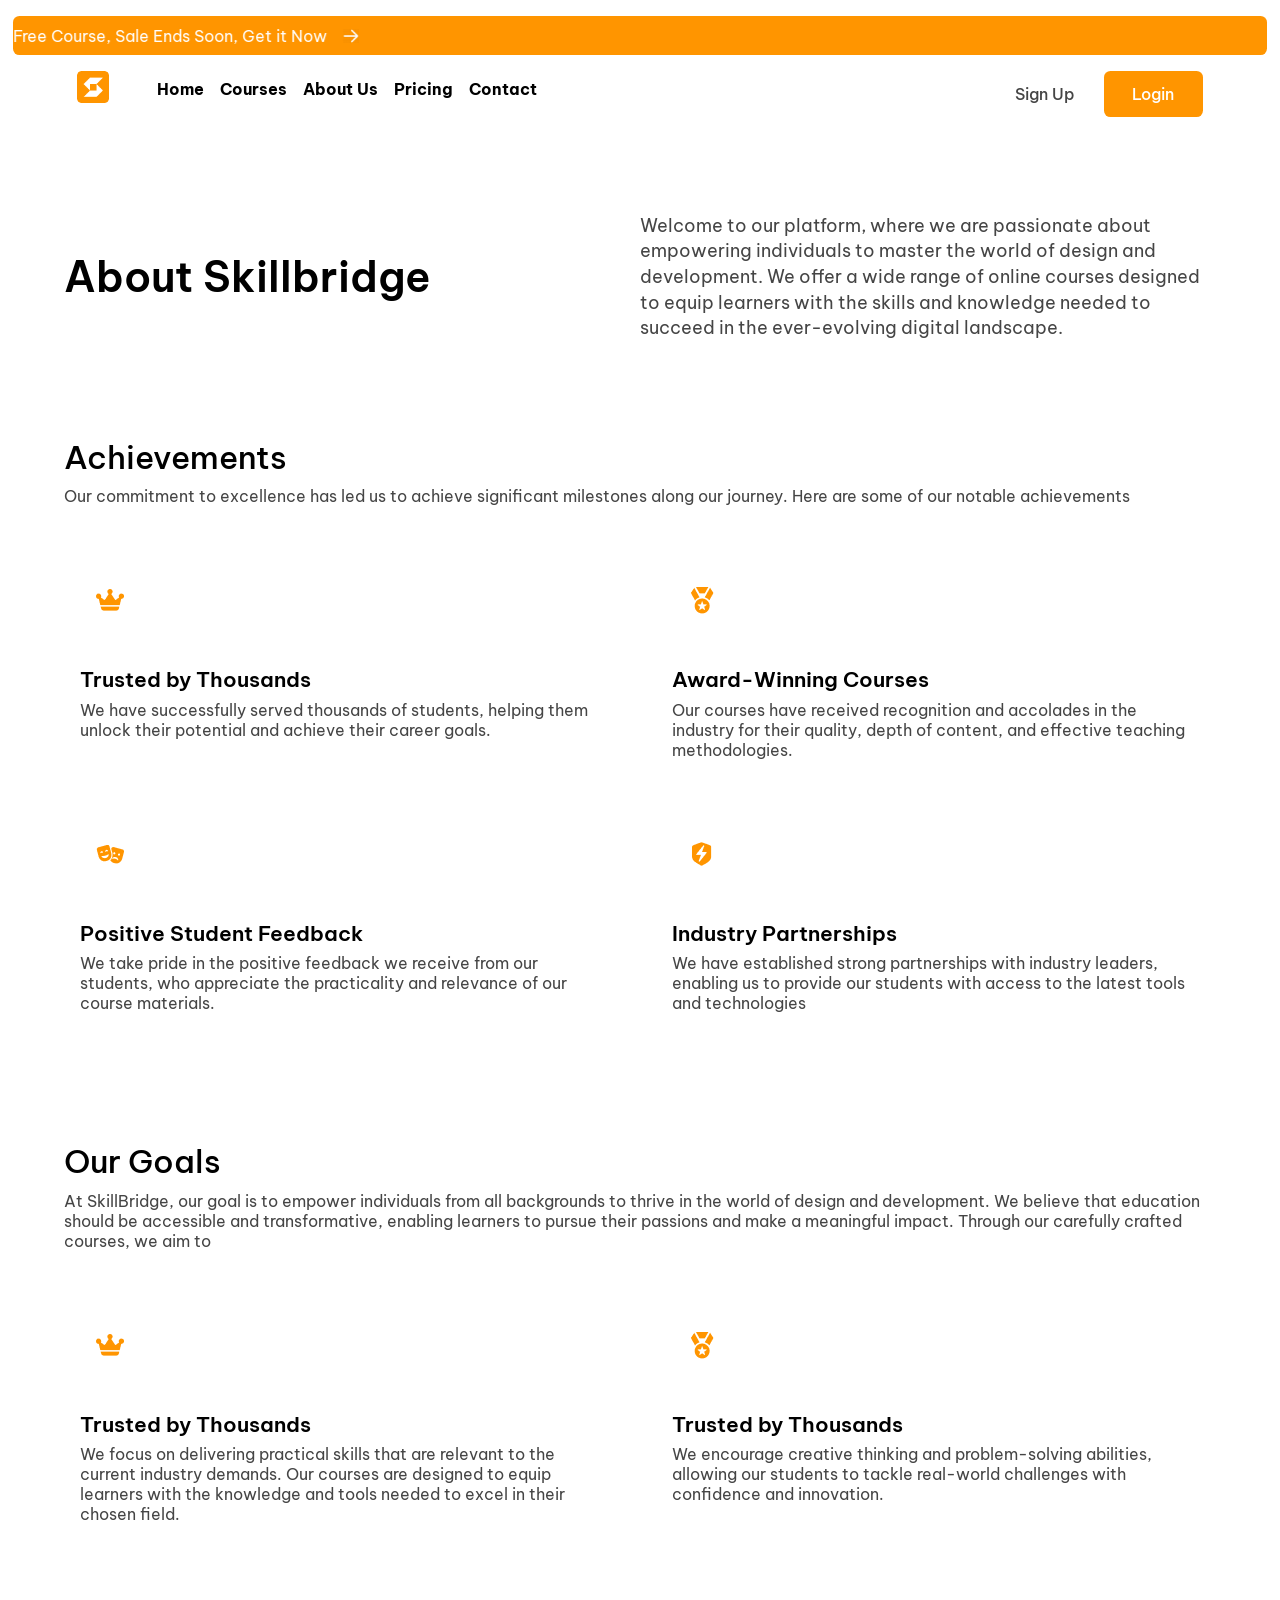
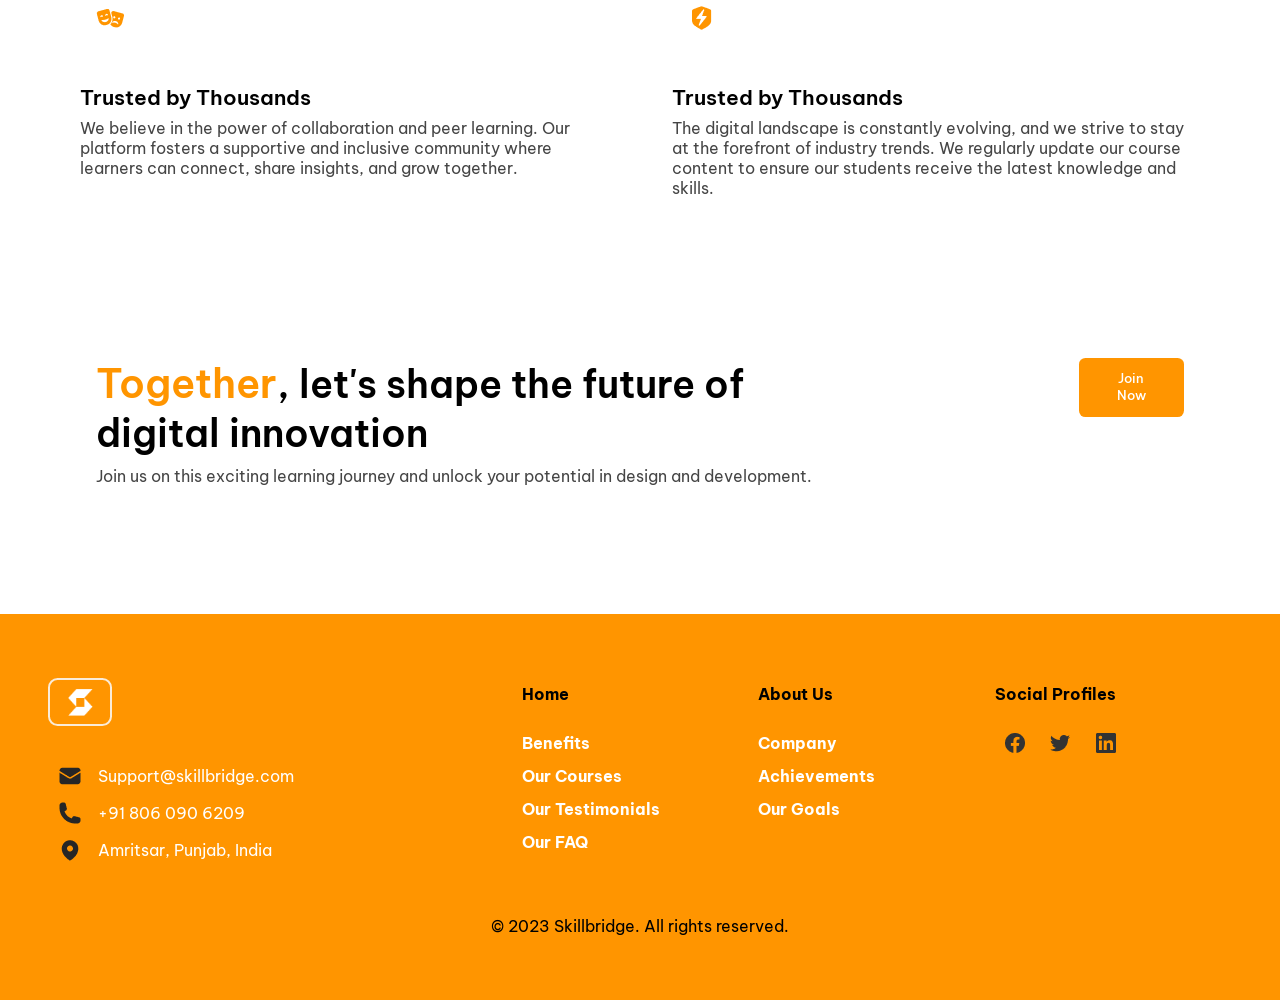
<file: html/about.html>
<!DOCTYPE html>
<html lang="en">
<head>
    <meta charset="UTF-8">
    <meta name="viewport" content="width=device-width, initial-scale=1.0">
    <link rel="icon" href="../assets/Logo.png" type="image/x-icon">
    <title>About Us</title>
    <link rel="stylesheet" href="../style/about.css">
</head>
<body>
    <header>
        <div class="top-banner">
            <div class="ticker-content">
                <p>Free Course, Sale Ends Soon, Get it Now</p>
                <img src="../assets/arrow-image.png" alt="arrow-image">
            </div>
        </div>
        <nav>
            <div class="container">
                <div class="logo">
                    <img src="../assets/Logo.png" alt="logo-image">
                </div>
                <div class="nev-items">
                    <ul>
                        <li><a href="../index.php">Home</a></li>
                        <li><a href="courses.html">Courses</a></li>
                        <li><a href="about.html">About Us</a></li>
                        <li><a href="pricing.html">Pricing</a></li>
                        <li><a href="contact.php">Contact</a></li>
                    </ul>
                </div>
            </div>
            <div class="buttons-container">
                <a id="btn1" href="../html/signup.php">Sign Up</a>
                <a id="btn2" href="../html/login.php">Login</a>
            </div>
        </nav>
    </header>

    <div id="hero-section">
        <div class="hero-heading">
            About Skillbridge
        </div>
        <div class="hero-info">
            <p>Welcome to our platform, where we are passionate about empowering individuals to master the world of design and development. We offer a wide range of online courses designed to equip learners with the skills and knowledge needed to succeed in the ever-evolving digital landscape.</p>
        </div>
    </div>

    <div id="achievements">
        <div class="achievement-heading">
            <h3>Achievements</h3>
            <p>Our commitment to excellence has led us to achieve significant milestones along our journey. Here are some of our notable achievements</p>
        </div>
        <div class="grid-1">
            <div>
                <img src="../pageAssets/Objects & Tools.png" alt="image">
                <h5>Trusted by Thousands</h5>
                <p>We have successfully served thousands of students, helping them unlock their potential and achieve their career goals.</p>
            </div>
            <div>
                <img src="../pageAssets/Objects & Tools (1).png" alt="image">
                <h5>Award-Winning Courses</h5>
                <p>Our courses have received recognition and accolades in the industry for their quality, depth of content, and effective teaching methodologies.</p>
            </div>
            <div>
                <img src="../pageAssets/Objects & Tools (2).png" alt="image">
                <h5>Positive Student Feedback</h5>
                <p>We take pride in the positive feedback we receive from our students, who appreciate the practicality and relevance of our course materials.</p>
            </div>
            <div>
                <img src="../pageAssets/Objects & Tools (3).png" alt="image">
                <h5>Industry Partnerships</h5>
                <p>We have established strong partnerships with industry leaders, enabling us to provide our students with access to the latest tools and technologies</p>
            </div>
        </div>
    </div>

    <div id="goals">
        <div class="goals-heading">
            <h3>Our Goals</h3>
            <p>At SkillBridge, our goal is to empower individuals from all backgrounds to thrive in the world of design and development. We believe that education should be accessible and transformative, enabling learners to pursue their passions and make a meaningful impact. Through our carefully crafted courses, we aim to</p>
        </div>
        <div class="grid-2">
            <div>
                <img src="../pageAssets/Objects & Tools.png" alt="image">
                <h5>Trusted by Thousands</h5>
                <p>We focus on delivering practical skills that are relevant to the current industry demands. Our courses are designed to equip learners with the knowledge and tools needed to excel in their chosen field.</p>
            </div>
            <div>
                <img src="../pageAssets/Objects & Tools (1).png" alt="image">
                <h5>Trusted by Thousands</h5>
                <p>We encourage creative thinking and problem-solving abilities, allowing our students to tackle real-world challenges with confidence and innovation.</p>
            </div>
            <div>
                <img src="../pageAssets/Objects & Tools (2).png" alt="image">
                <h5>Trusted by Thousands</h5>
                <p>We believe in the power of collaboration and peer learning. Our platform fosters a supportive and inclusive community where learners can connect, share insights, and grow together.</p>
            </div>
            <div>
                <img src="../pageAssets/Objects & Tools (3).png" alt="image">
                <h5>Trusted by Thousands</h5>
                <p>The digital landscape is constantly evolving, and we strive to stay at the forefront of industry trends. We regularly update our course content to ensure our students receive the latest knowledge and skills.</p>
            </div>
        </div>
    </div>

    <div class="aim">
        <div class="info">
            <h2><p id="y-text">Together</p>, let's shape the future of digital innovation</h2>
            <p>Join us on this exciting learning journey and unlock your potential in design and development.</p>
        </div>
        <div class="btn">
            <a href="../html/signup.php"><button type="button">Join Now</button></a>
        </div>
    </div>

    <footer>
        <div class="footer-content">
            <div class="footer-list">
                <img id="footer-logo" src="../assets/Logo.png" alt="logo-image">
                <ul>
                    <li><img src="../assets/Icon (1).png" alt="icon-image">Support@skillbridge.com</li>
                    <li><img src="../assets/Icon (2).png" alt="icon-image">+91 806 090 6209</li>
                    <li><img src="../assets/Icon (3).png" alt="icon-image">Amritsar, Punjab, India</li>
                </ul>
            </div>
            <div class="footer-list">
                <ul>
                    <li class="footer-title"><p><a href="../index.php">Home</a></p></li>
                    <li><a href="../index.php#benefits-section">Benefits</a></li>
                    <li><a href="courses.html">Our Courses</a></li>
                    <li><a href="../index.php#testimonials-section">Our Testimonials</a></li>
                    <li><a href="../index.php#faqs">Our FAQ</a></li>
                </ul>
            </div>
            <div class="footer-list">
                <ul>
                    <li class="footer-title"><p><a href="../html/about.html">About Us</a></p></li>
                    <li><a href="../html/about.html">Company</a></li>
                    <li><a href="../html/about.html#achievements">Achievements</a></li>
                    <li><a href="../html/about.html#goals">Our Goals</a></li>
                </ul>
            </div>
            <div class="footer-list">
                <ul>
                    <li class="footer-title"><p>Social Profiles</p></li>
                    <li>
                        <img src="../assets/fb.png" alt="icons"><img src="../assets/x.png" alt="icons"><img src="../assets/linked-in.png" alt="icons">
                    </li>
                </ul>
            </div>
        </div>
        <div class="copyright">
            <p>© 2023 Skillbridge. All rights reserved.</p>
        </div>
    </footer>
</body>
</html>
</file>
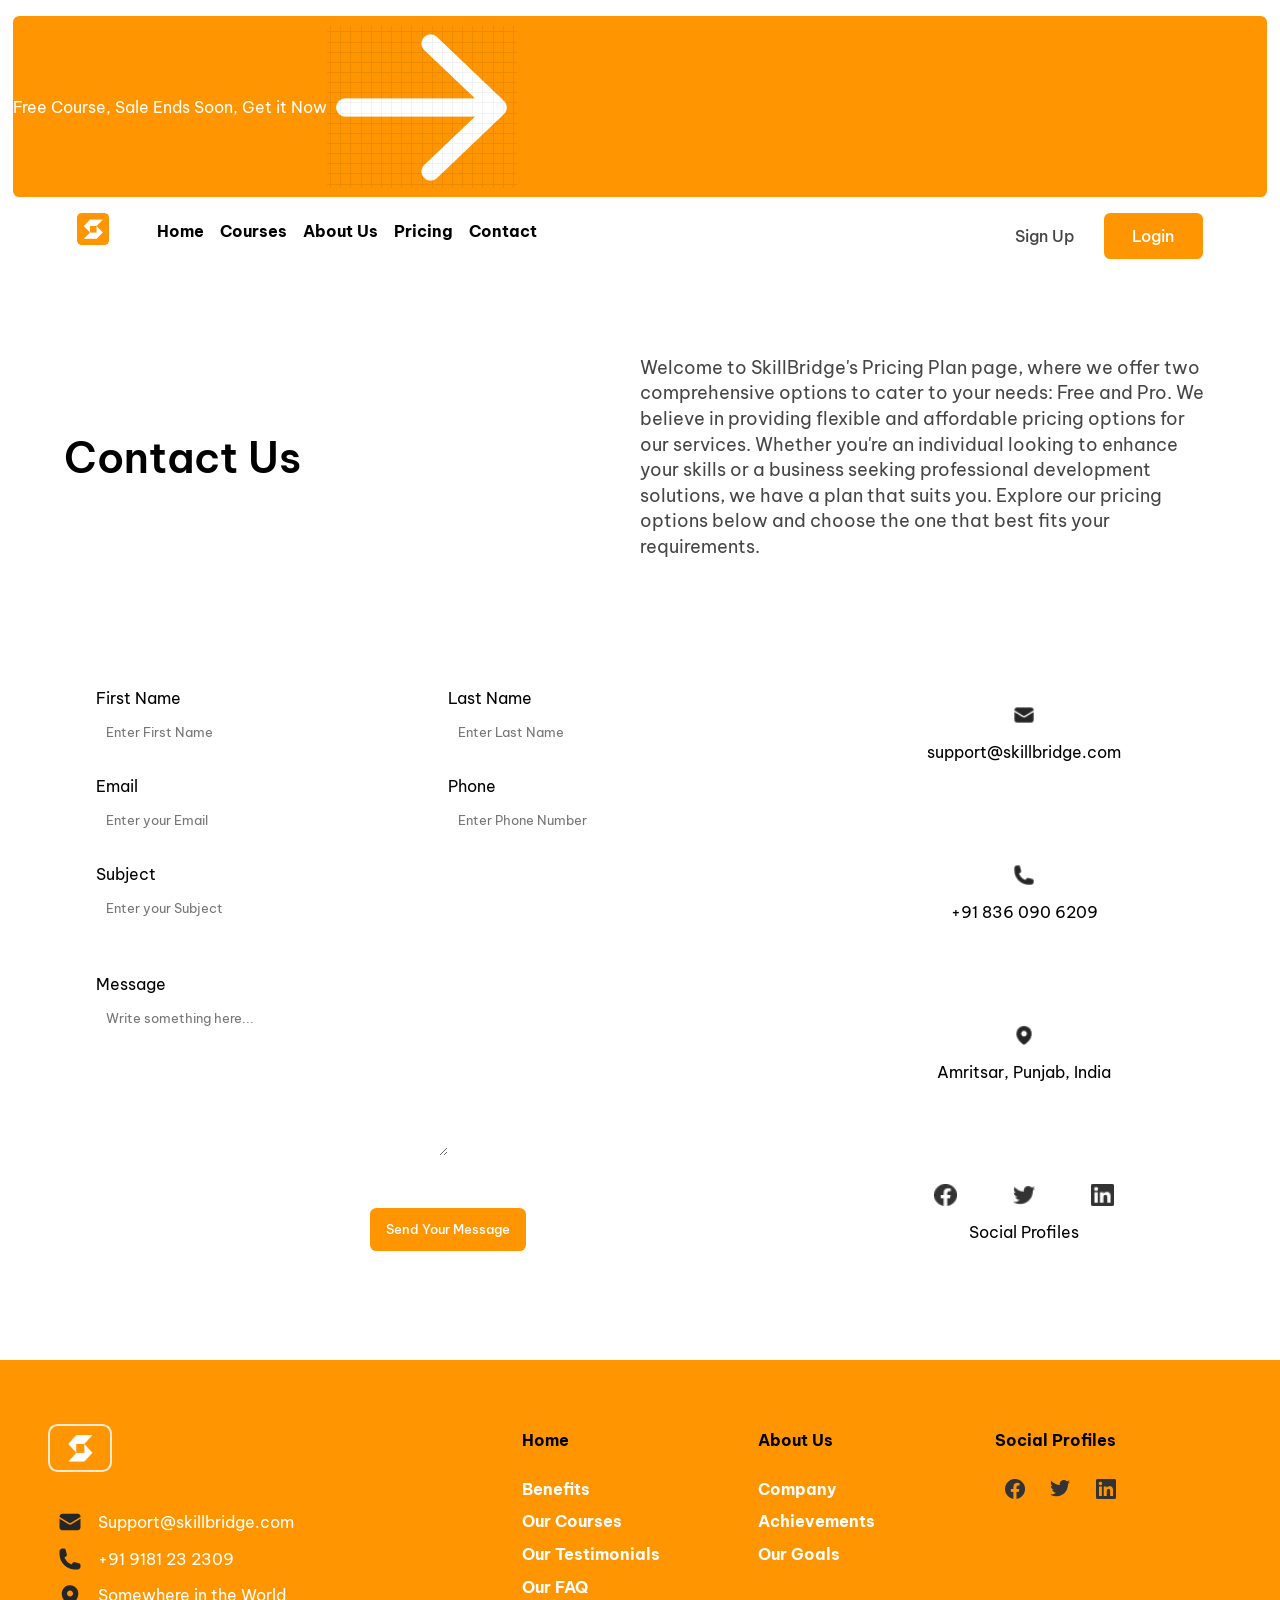
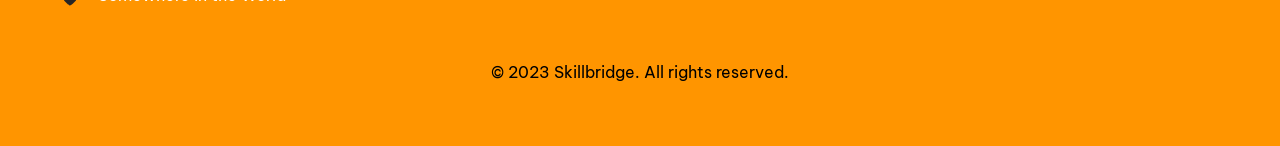
<file: html/contact.html>
<!DOCTYPE html>
<html lang="en">
<head>
    <meta charset="UTF-8">
    <meta name="viewport" content="width=device-width, initial-scale=1.0">
    <title>Contact</title>
    <link rel="icon" href="/assets/Logo.png" type="image/x-icon">
    <link rel="stylesheet" href="/style/contact.css">
    <script src="/script/contact.js" defer></script>
</head>
<body>
    <header>
        <div class="top-banner">
            <p>Free Course, Sale Ends Soon, Get it Now</p>
            <img src="/assets/arrow-image.png" alt="arrow-image">
        </div>
        <nav>
            <div class="container">
                <div class="logo">
                    <img src="/assets/Logo.png" alt="logo-image">
                </div>
                <div class="nev-items">
                    <ul>
                        <li><a href="/index.html">Home</a></li>
                        <li><a href="/html/courses.html">Courses</a></li>
                        <li><a href="/html/about.html">About Us</a></li>
                        <li><a href="/html/pricing.html">Pricing</a></li>
                        <li><a href="/html/contact.html">Contact</a></li>
                    </ul>
                </div>
            </div>
            <div class="buttons-container">
                <a id="btn1" href="/html/signup.html">Sign Up</a>
                <a id="btn2" href="/html/login.html">Login</a>
            </div>
        </nav>
    </header>

    <div class="hero-section">
        <div class="hero-heading">
            Contact Us
        </div>
        <div class="hero-info">
            <p>Welcome to SkillBridge's Pricing Plan page, where we offer two comprehensive options to cater to your needs: Free and Pro. We believe in providing flexible and affordable pricing options for our services. Whether you're an individual looking to enhance your skills or a business seeking professional development solutions, we have a plan that suits you. Explore our pricing options below and choose the one that best fits your requirements.</p>
        </div>
    </div>

    <div class="contact-area">
        <div class="left-area">
            <div class="info">
                <form id="contactForm" action="">
                    <div>
                        <label for="fname">First Name</label>
                        <br>
                        <input type="text" id="fname" placeholder="Enter First Name">
                    </div>
                    <div>
                        <label for="lname">Last Name</label>
                        <br>
                        <input type="text" id="lname" placeholder="Enter Last Name">
                    </div>
                    <div>
                        <label for="email">Email</label>
                        <br>
                        <input type="email" id="email" placeholder="Enter your Email">
                    </div>
                    <div>
                        <label for="phone">Phone</label>
                        <br>
                        <input type="number" id="phone" placeholder="Enter Phone Number">
                    </div>
                    <div>
                        <label for="subject">Subject</label>
                        <br>
                        <input type="text" id="subject" placeholder="Enter your Subject">
                    </div>
                    </div>
                    <div class="message">
                        <label for="text-area">Message</label>
                        <br>
                        <textarea id="text-area" name="comment" rows="8" cols="50" placeholder="Write something here..."></textarea>
                    </div>
                    <div class="btn">
                        <button id="submitBtn" type="submit">Send Your Message</button>
                    </div>
                </form>
            
        </div>
        <div class="right-area">
            <div>
                <img src="/pageAssets/Icon.png" alt="image">
                <p>support@skillbridge.com</p>
            </div>
            <div>
                <img src="/pageAssets/Icon (1).png" alt="image">
                <p>+91 836 090 6209</p>
            </div>
            <div>
                <img src="/pageAssets/Icon (2).png" alt="image">
                <p>Amritsar, Punjab, India</p>
            </div>
            <div class="social-icon">
                <div>
                    <div><img src="/pageAssets/Icon (3).png" alt="image"></div>
                    <div><img src="/pageAssets/Icon (4).png" alt="image"></div>
                    <div><img src="/pageAssets/Icon (5).png" alt="image"></div>
                </div>
                <span>Social Profiles</span>
            </div>
        </div>
    </div>
    <footer>
        <div class="footer-content">
            <div class="footer-list">
                <img id="footer-logo" src="/assets/Logo.png" alt="logo-image">
                <ul>
                    <li><img src="/assets/Icon (1).png" alt="icon-image">Support@skillbridge.com</li>
                    <li><img src="/assets/Icon (2).png" alt="icon-image">+91 9181 23 2309</li>
                    <li><img src="/assets/Icon (3).png" alt="icon-image">Somewhere in the World</li>
                </ul>
            </div>
            <div class="footer-list">
                <ul>
                    <li class="footer-title"><p><a href="/index.html">Home</a></p></li>
                    <li><a href="#benefits-section">Benefits</a></li>
                    <li><a href="/html/courses.html">Our Courses</a></li>
                    <li><a href="#testimonials-section">Our Testimonials</a></li>
                    <li><a href="#faqs">Our FAQ</a></li>
                </ul>
            </div>
            <div class="footer-list">
                <ul>
                    <li class="footer-title"><p><a href="/html/about.html">About Us</a></p></li>
                    <li><a href="#hero-section">Company</a></li>
                    <li><a href="#achievements">Achievements</a></li>
                    <li><a href="#goals">Our Goals</a></li>
                </ul>
            </div>
            <div class="footer-list">
                <ul>
                    <li class="footer-title"><p>Social Profiles</p></li>
                    <li>
                        <img src="/assets/fb.png" alt="icons"><img src="/assets/x.png" alt="icons"><img src="/assets/linked-in.png" alt="icons">
                    </li>
                </ul>
            </div>
        </div>
        <div class="copyright">
            <p>© 2023 Skillbridge. All rights reserved.</p>
        </div>
    </footer>
</body>
</html>
</file>
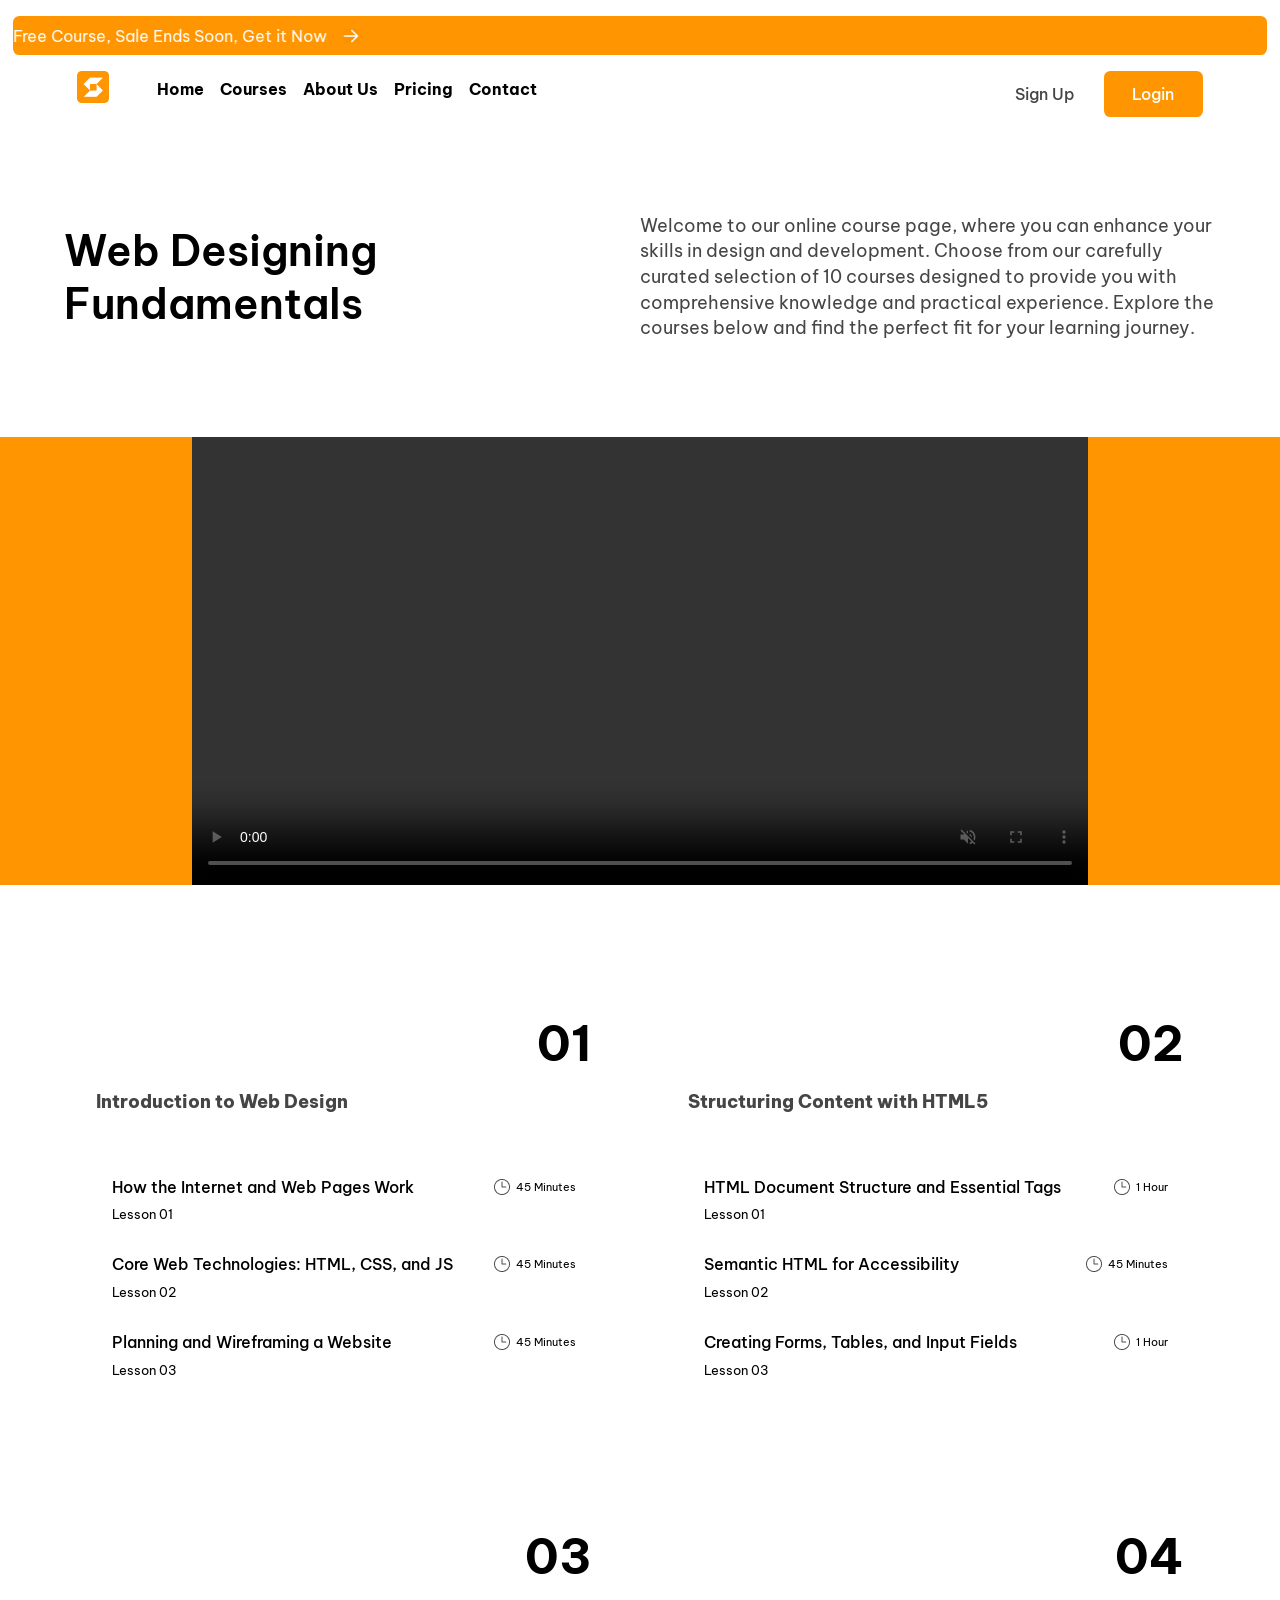
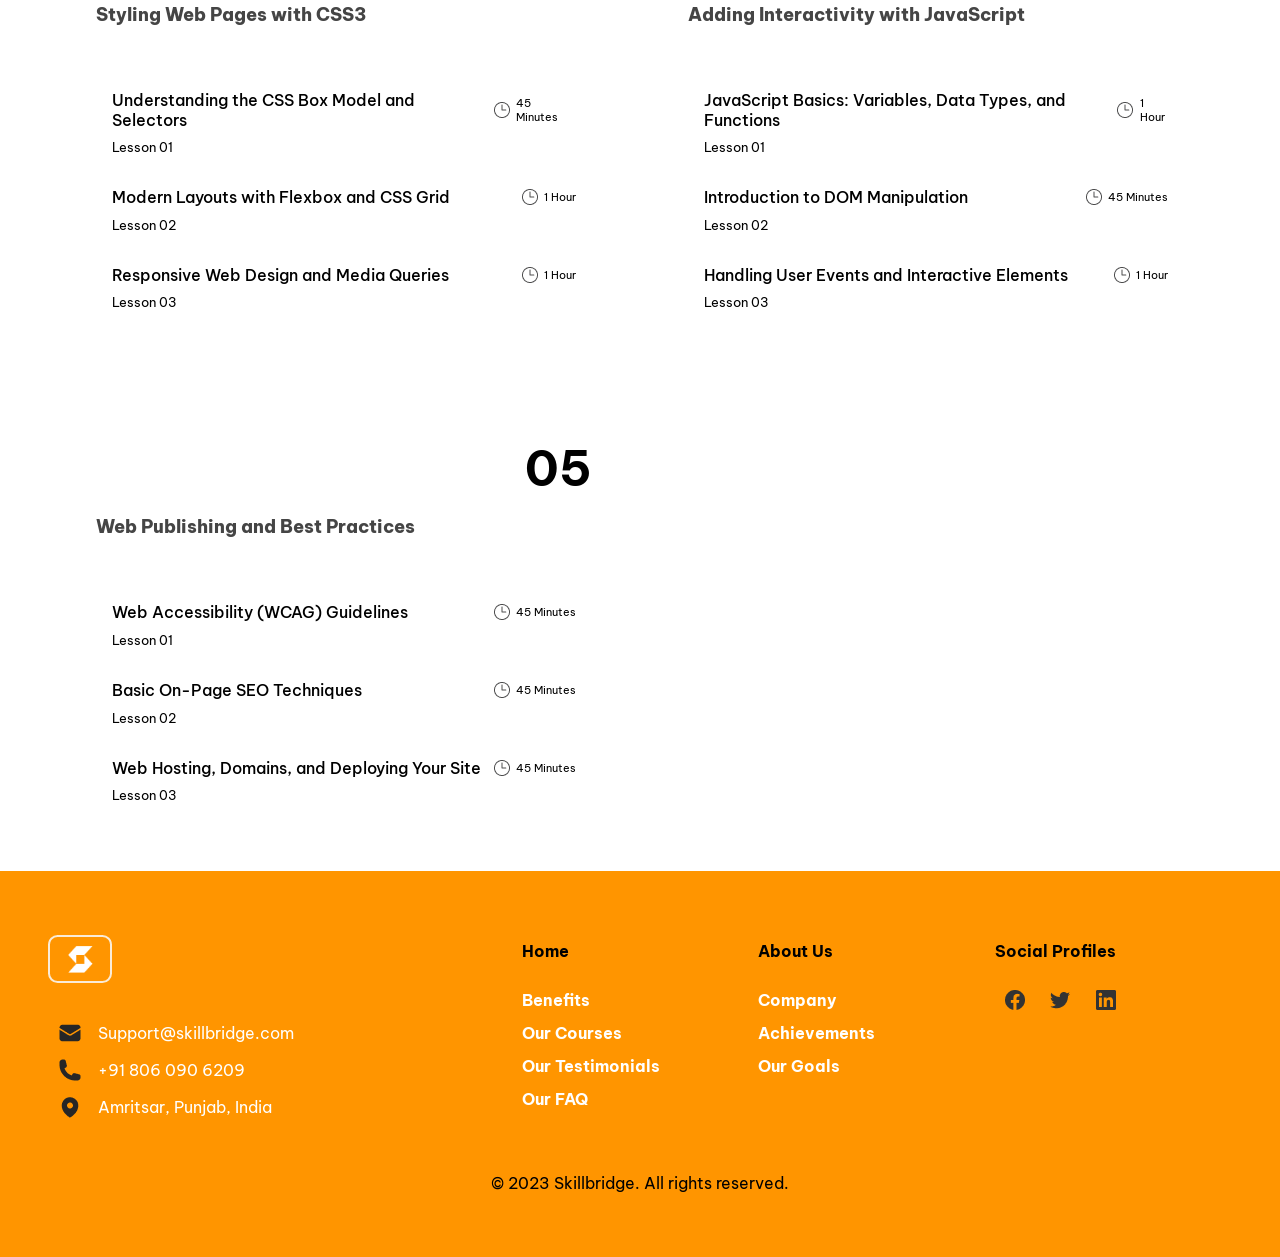
<file: html/course-1.html>
<!DOCTYPE html>
<html lang="en">
<head>
    <meta charset="UTF-8">
    <meta name="viewport" content="width=device-width, initial-scale=1.0">
    <title>Web Designing Fundamentals</title>
    <link rel="icon" href="../assets/Logo.png" type="image/x-icon">
    <link rel="stylesheet" href="../style/course-1.css">
</head>
<body>
    <header>
        <div class="top-banner">
            <div class="ticker-content">
                <p>Free Course, Sale Ends Soon, Get it Now</p>
                <img src="../assets/arrow-image.png" alt="arrow-image">
            </div>
        </div>
        <nav>
            <div class="container">
                <div class="logo">
                    <img src="../assets/Logo.png" alt="logo-image">
                </div>
                <div class="nev-items">
                    <ul>
                        <li><a href="../index.php">Home</a></li>
                        <li><a href="courses.html">Courses</a></li>
                        <li><a href="about.html">About Us</a></li>
                        <li><a href="pricing.html">Pricing</a></li>
                        <li><a href="contact.php">Contact</a></li>
                    </ul>
                </div>
            </div>
            <div class="buttons-container">
                <a id="btn1" href="../html/signup.php">Sign Up</a>
                <a id="btn2" href="../html/login.php">Login</a>
            </div>
        </nav>
    </header>

    <div class="hero-section">
        <div class="hero-heading">
            Web Designing Fundamentals
        </div>
        <div class="hero-info">
            <p>Welcome to our online course page, where you can enhance your skills in design and development. Choose from our carefully curated selection of 10 courses designed to provide you with comprehensive knowledge and practical experience. Explore the courses below and find the perfect fit for your learning journey. </p>
        </div>
    </div>

    <div class="video">
        <video autoplay loop muted playsinlines controls>
            <source src="../assets/Web_Design_Time_Lapse_Video_Generation.mp4" type="video/mp4">
            Your browser does not support the video tag.
        </video>
    </div>
    

    <div class="timeline">
        <div class="stage">
            <div class="stage-heading">01</div>
            <div class="stage-title">Introduction to Web Design</div>
            <div class="modules">
                <div class="module-no">
                    <div class="module-title">
                        <p>How the Internet and Web Pages Work</p>
                        <h6><img src="../pageAssets/Vector.png" alt="clock-image">45 Minutes</h6>
                    </div>
                    <div class="lesson-no">Lesson 01</div>
                </div>
                <div class="module-no">
                    <div class="module-title">
                        <p>Core Web Technologies: HTML, CSS, and JS</p>
                        <h6><img src="../pageAssets/Vector.png" alt="clock-image">45 Minutes</h6>
                    </div>
                    <div class="lesson-no">Lesson 02</div>
                </div>
                <div class="module-no">
                    <div class="module-title">
                        <p>Planning and Wireframing a Website</p>
                        <h6><img src="../pageAssets/Vector.png" alt="clock-image">45 Minutes</h6>
                    </div>
                    <div class="lesson-no">Lesson 03</div>
                </div>
            </div>
        </div>
        <div class="stage">
            <div class="stage-heading">02</div>
            <div class="stage-title">Structuring Content with HTML5</div>
            <div class="modules">
                <div class="module-no">
                    <div class="module-title">
                        <p>HTML Document Structure and Essential Tags</p>
                        <h6><img src="../pageAssets/Vector.png" alt="clock-image">1 Hour</h6>
                    </div>
                    <div class="lesson-no">Lesson 01</div>
                </div>
                <div class="module-no">
                    <div class="module-title">
                        <p>Semantic HTML for Accessibility</p>
                        <h6><img src="../pageAssets/Vector.png" alt="clock-image">45 Minutes</h6>
                    </div>
                    <div class="lesson-no">Lesson 02</div>
                </div>
                <div class="module-no">
                    <div class="module-title">
                        <p>Creating Forms, Tables, and Input Fields</p>
                        <h6><img src="../pageAssets/Vector.png" alt="clock-image">1 Hour</h6>
                    </div>
                    <div class="lesson-no">Lesson 03</div>
                </div>
            </div>
        </div>
        <div class="stage">
            <div class="stage-heading">03</div>
            <div class="stage-title">Styling Web Pages with CSS3</div>
            <div class="modules">
                <div class="module-no">
                    <div class="module-title">
                        <p>Understanding the CSS Box Model and Selectors</p>
                        <h6><img src="../pageAssets/Vector.png" alt="clock-image">45 Minutes</h6>
                    </div>
                    <div class="lesson-no">Lesson 01</div>
                </div>
                <div class="module-no">
                    <div class="module-title">
                        <p>Modern Layouts with Flexbox and CSS Grid</p>
                        <h6><img src="../pageAssets/Vector.png" alt="clock-image">1 Hour</h6>
                    </div>
                    <div class="lesson-no">Lesson 02</div>
                </div>
                <div class="module-no">
                    <div class="module-title">
                        <p>Responsive Web Design and Media Queries</p>
                        <h6><img src="../pageAssets/Vector.png" alt="clock-image">1 Hour</h6>
                    </div>
                    <div class="lesson-no">Lesson 03</div>
                </div>
            </div>
        </div>
        <div class="stage">
            <div class="stage-heading">04</div>
            <div class="stage-title">Adding Interactivity with JavaScript</div>
            <div class="modules">
                <div class="module-no">
                    <div class="module-title">
                        <p>JavaScript Basics: Variables, Data Types, and Functions</p>
                        <h6><img src="../pageAssets/Vector.png" alt="clock-image">1 Hour</h6>
                    </div>
                    <div class="lesson-no">Lesson 01</div>
                </div>
                <div class="module-no">
                    <div class="module-title">
                        <p>Introduction to DOM Manipulation</p>
                        <h6><img src="../pageAssets/Vector.png" alt="clock-image">45 Minutes</h6>
                    </div>
                    <div class="lesson-no">Lesson 02</div>
                </div>
                <div class="module-no">
                    <div class="module-title">
                        <p>Handling User Events and Interactive Elements</p>
                        <h6><img src="../pageAssets/Vector.png" alt="clock-image">1 Hour</h6>
                    </div>
                    <div class="lesson-no">Lesson 03</div>
                </div>
            </div>
        </div>
        <div class="stage">
            <div class="stage-heading">05</div>
            <div class="stage-title">Web Publishing and Best Practices</div>
            <div class="modules">
                <div class="module-no">
                    <div class="module-title">
                        <p>Web Accessibility (WCAG) Guidelines</p>
                        <h6><img src="../pageAssets/Vector.png" alt="clock-image">45 Minutes</h6>
                    </div>
                    <div class="lesson-no">Lesson 01</div>
                </div>
                <div class="module-no">
                    <div class="module-title">
                        <p>Basic On-Page SEO Techniques</p>
                        <h6><img src="../pageAssets/Vector.png" alt="clock-image">45 Minutes</h6>
                    </div>
                    <div class="lesson-no">Lesson 02</div>
                </div>
                <div class="module-no">
                    <div class="module-title">
                        <p>Web Hosting, Domains, and Deploying Your Site</p>
                        <h6><img src="../pageAssets/Vector.png" alt="clock-image">45 Minutes</h6>
                    </div>
                    <div class="lesson-no">Lesson 03</div>
                </div>
            </div>
        </div>
    </div>
    
    <footer>
        <div class="footer-content">
            <div class="footer-list">
                <img id="footer-logo" src="../assets/Logo.png" alt="logo-image">
                <ul>
                    <li><img src="../assets/Icon (1).png" alt="icon-image">Support@skillbridge.com</li>
                    <li><img src="../assets/Icon (2).png" alt="icon-image">+91 806 090 6209</li>
                    <li><img src="../assets/Icon (3).png" alt="icon-image">Amritsar, Punjab, India</li>
                </ul>
            </div>
            <div class="footer-list">
                <ul>
                    <li class="footer-title"><p><a href="../index.php">Home</a></p></li>
                    <li><a href="../index.php#benefits-section">Benefits</a></li>
                    <li><a href="courses.html">Our Courses</a></li>
                    <li><a href="../index.php#testimonials-section">Our Testimonials</a></li>
                    <li><a href="../index.php#faqs">Our FAQ</a></li>
                </ul>
            </div>
            <div class="footer-list">
                <ul>
                    <li class="footer-title"><p><a href="../html/about.html">About Us</a></p></li>
                    <li><a href="../html/about.html">Company</a></li>
                    <li><a href="../html/about.html#achievements">Achievements</a></li>
                    <li><a href="../html/about.html#goals">Our Goals</a></li>
                </ul>
            </div>
            <div class="footer-list">
                <ul>
                    <li class="footer-title"><p>Social Profiles</p></li>
                    <li>
                        <img src="../assets/fb.png" alt="icons"><img src="../assets/x.png" alt="icons"><img src="../assets/linked-in.png" alt="icons">
                    </li>
                </ul>
            </div>
        </div>
        <div class="copyright">
            <p>© 2023 Skillbridge. All rights reserved.</p>
        </div>
    </footer>
</body>
</html>
</file>
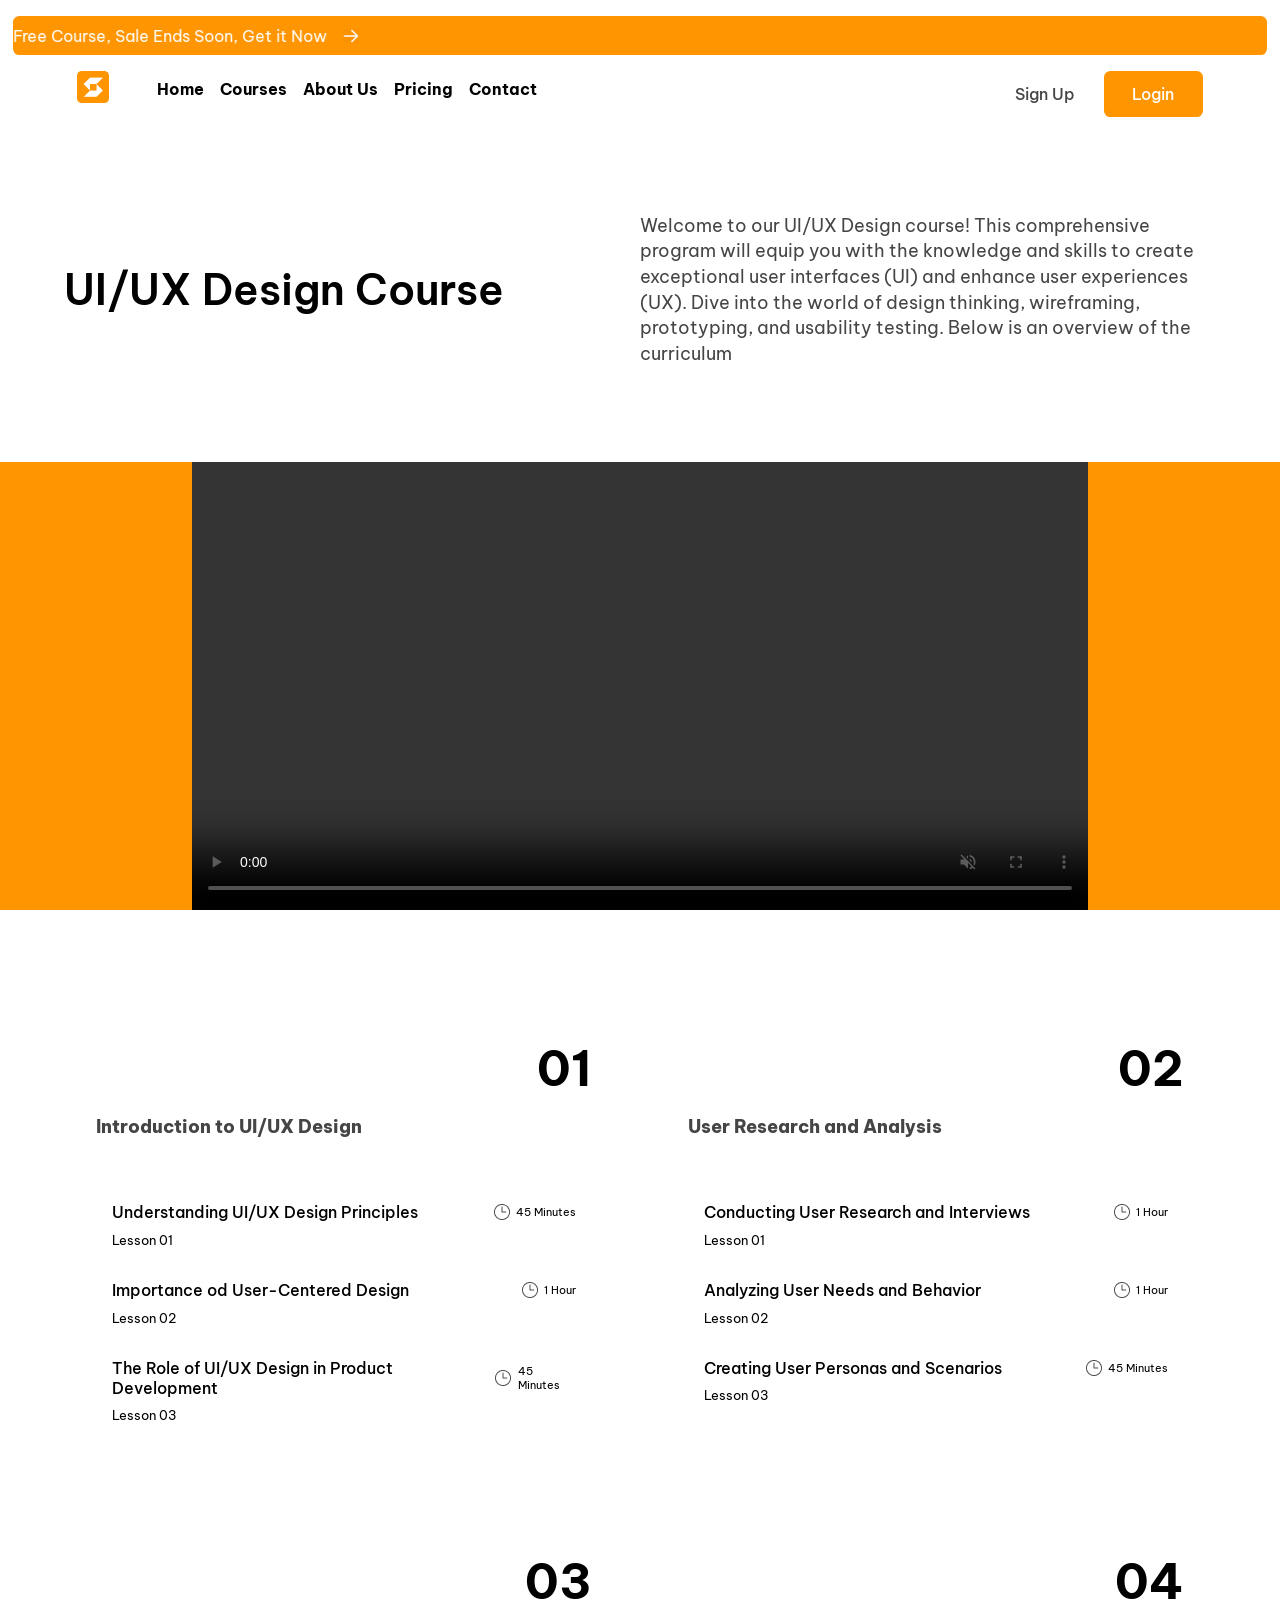
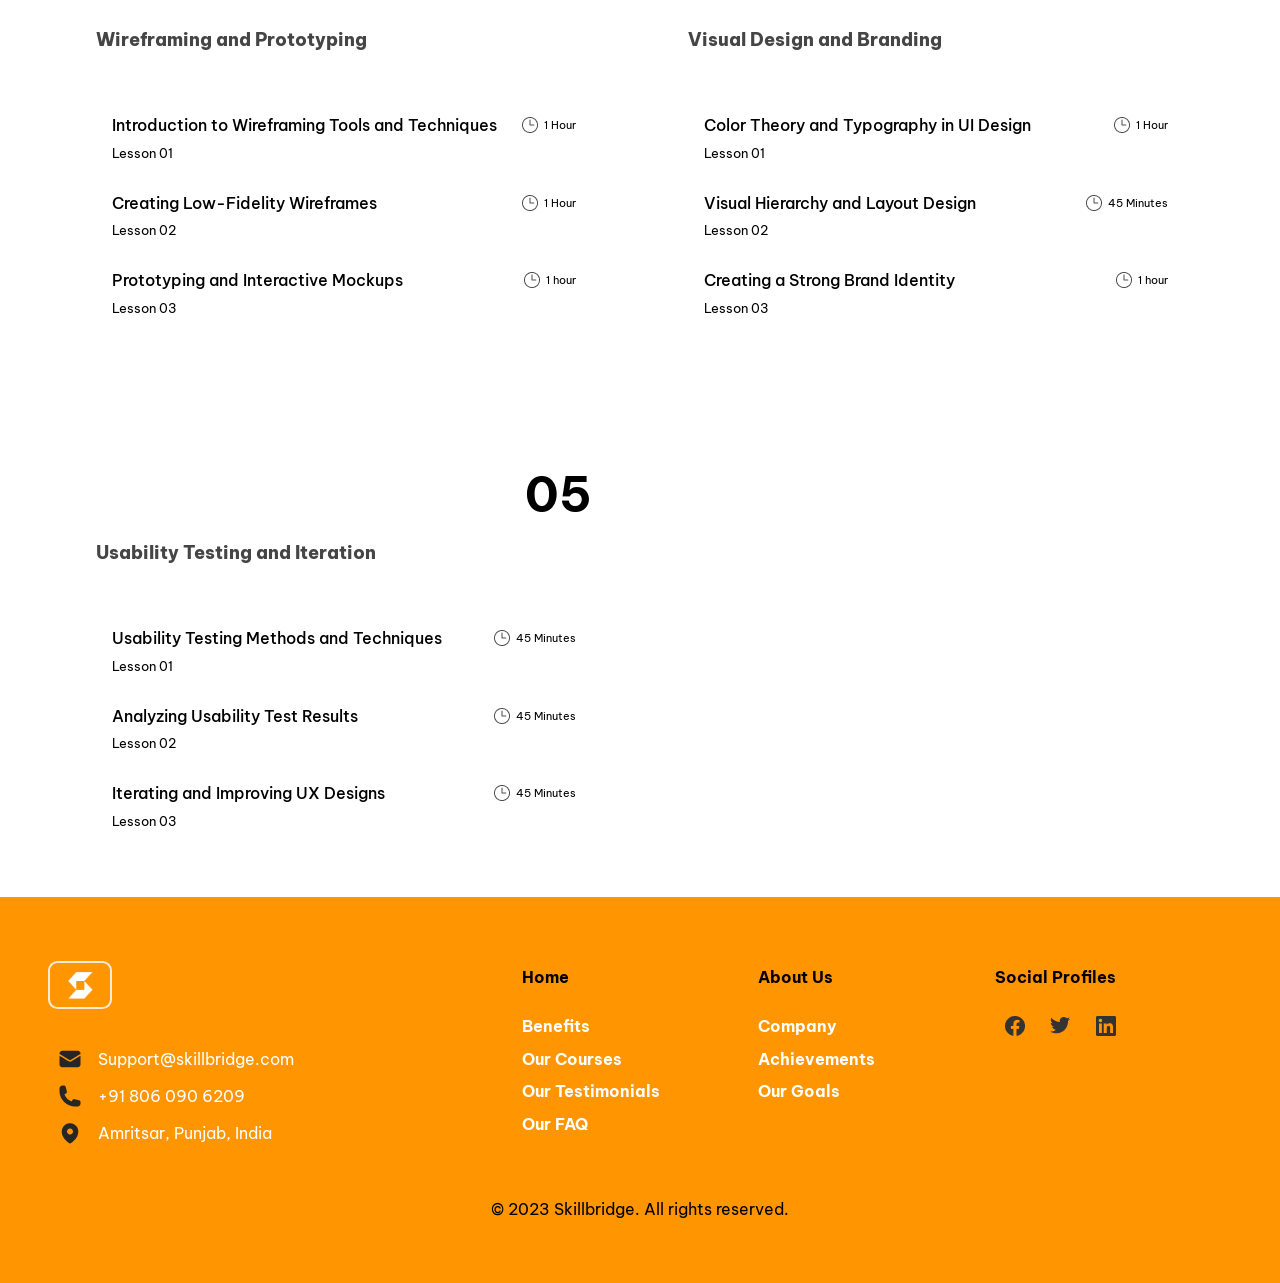
<file: html/course-2.html>
<!DOCTYPE html>
<html lang="en">
<head>
    <meta charset="UTF-8">
    <meta name="viewport" content="width=device-width, initial-scale=1.0">
    <title>UI/UX Design</title>
    <link rel="icon" href="../assets/Logo.png" type="image/x-icon">
    <link rel="stylesheet" href="../style/course-1.css">
</head>
<body>
    <header>
        <div class="top-banner">
            <div class="ticker-content">
                <p>Free Course, Sale Ends Soon, Get it Now</p>
                <img src="../assets/arrow-image.png" alt="arrow-image">
            </div>
        </div>
        <nav>
            <div class="container">
                <div class="logo">
                    <img src="../assets/Logo.png" alt="logo-image">
                </div>
                <div class="nev-items">
                    <ul>
                        <li><a href="../index.php">Home</a></li>
                        <li><a href="courses.html">Courses</a></li>
                        <li><a href="about.html">About Us</a></li>
                        <li><a href="pricing.html">Pricing</a></li>
                        <li><a href="contact.php">Contact</a></li>
                    </ul>
                </div>
            </div>
            <div class="buttons-container">
                <a id="btn1" href="../html/signup.php">Sign Up</a>
                <a id="btn2" href="../html/login.php">Login</a>
            </div>
        </nav>
    </header>

    <div class="hero-section">
        <div class="hero-heading">
            UI/UX Design Course
        </div>
        <div class="hero-info">
            <p>Welcome to our UI/UX Design course! This comprehensive program will equip you with the knowledge and skills to create exceptional user interfaces (UI) and enhance user experiences (UX). Dive into the world of design thinking, wireframing, prototyping, and usability testing. Below is an overview of the curriculum</p>
        </div>
    </div>

    <div class="video">
        <video autoplay loop muted playsinlines controls>
            <source src="../assets/UX_Designer_Rearranges_Sticky_Notes.mp4" type="video/mp4">
            Your browser does not support the video tag.
        </video>
    </div>

    <div class="timeline">
        <div class="stage">
            <div class="stage-heading">01</div>
            <div class="stage-title">Introduction to UI/UX Design</div>
            <div class="modules">
                <div class="module-no">
                    <div class="module-title">
                        <p>Understanding UI/UX Design Principles</p>
                        <h6><img src="../pageAssets/Vector.png" alt="clock-image">45 Minutes</h6>
                    </div>
                    <div class="lesson-no">Lesson 01</div>
                </div>
                <div class="module-no">
                    <div class="module-title">
                        <p>Importance od User-Centered Design</p>
                        <h6><img src="../pageAssets/Vector.png" alt="clock-image">1 Hour</h6>
                    </div>
                    <div class="lesson-no">Lesson 02</div>
                </div>
                <div class="module-no">
                    <div class="module-title">
                        <p>The Role of UI/UX Design in Product Development</p>
                        <h6><img src="../pageAssets/Vector.png" alt="clock-image">45 Minutes</h6>
                    </div>
                    <div class="lesson-no">Lesson 03</div>
                </div>
            </div>
        </div>
        <div class="stage">
            <div class="stage-heading">02</div>
            <div class="stage-title">User Research and Analysis</div>
            <div class="modules">
                <div class="module-no">
                    <div class="module-title">
                        <p>Conducting User Research and Interviews</p>
                        <h6><img src="../pageAssets/Vector.png" alt="clock-image">1 Hour</h6>
                    </div>
                    <div class="lesson-no">Lesson 01</div>
                </div>
                <div class="module-no">
                    <div class="module-title">
                        <p>Analyzing User Needs and Behavior</p>
                        <h6><img src="../pageAssets/Vector.png" alt="clock-image">1 Hour</h6>
                    </div>
                    <div class="lesson-no">Lesson 02</div>
                </div>
                <div class="module-no">
                    <div class="module-title">
                        <p>Creating User Personas and Scenarios</p>
                        <h6><img src="../pageAssets/Vector.png" alt="clock-image">45 Minutes</h6>
                    </div>
                    <div class="lesson-no">Lesson 03</div>
                </div>
            </div>
        </div>
        <div class="stage">
            <div class="stage-heading">03</div>
            <div class="stage-title">Wireframing and Prototyping</div>
            <div class="modules">
                <div class="module-no">
                    <div class="module-title">
                        <p>Introduction to Wireframing Tools and Techniques</p>
                        <h6><img src="../pageAssets/Vector.png" alt="clock-image">1 Hour</h6>
                    </div>
                    <div class="lesson-no">Lesson 01</div>
                </div>
                <div class="module-no">
                    <div class="module-title">
                        <p>Creating Low-Fidelity Wireframes</p>
                        <h6><img src="../pageAssets/Vector.png" alt="clock-image">1 Hour</h6>
                    </div>
                    <div class="lesson-no">Lesson 02</div>
                </div>
                <div class="module-no">
                    <div class="module-title">
                        <p>Prototyping and Interactive Mockups</p>
                        <h6><img src="../pageAssets/Vector.png" alt="clock-image">1 hour</h6>
                    </div>
                    <div class="lesson-no">Lesson 03</div>
                </div>
            </div>
        </div>
        <div class="stage">
            <div class="stage-heading">04</div>
            <div class="stage-title">Visual Design and Branding</div>
            <div class="modules">
                <div class="module-no">
                    <div class="module-title">
                        <p>Color Theory and Typography in UI Design</p>
                        <h6><img src="../pageAssets/Vector.png" alt="clock-image">1 Hour</h6>
                    </div>
                    <div class="lesson-no">Lesson 01</div>
                </div>
                <div class="module-no">
                    <div class="module-title">
                        <p>Visual Hierarchy and Layout Design</p>
                        <h6><img src="../pageAssets/Vector.png" alt="clock-image">45 Minutes</h6>
                    </div>
                    <div class="lesson-no">Lesson 02</div>
                </div>
                <div class="module-no">
                    <div class="module-title">
                        <p>Creating a Strong Brand Identity</p>
                        <h6><img src="../pageAssets/Vector.png" alt="clock-image">1 hour</h6>
                    </div>
                    <div class="lesson-no">Lesson 03</div>
                </div>
            </div>
        </div>
        <div class="stage">
            <div class="stage-heading">05</div>
            <div class="stage-title">Usability Testing and Iteration</div>
            <div class="modules">
                <div class="module-no">
                    <div class="module-title">
                        <p>Usability Testing Methods and Techniques</p>
                        <h6><img src="../pageAssets/Vector.png" alt="clock-image">45 Minutes</h6>
                    </div>
                    <div class="lesson-no">Lesson 01</div>
                </div>
                <div class="module-no">
                    <div class="module-title">
                        <p>Analyzing Usability Test Results</p>
                        <h6><img src="../pageAssets/Vector.png" alt="clock-image">45 Minutes</h6>
                    </div>
                    <div class="lesson-no">Lesson 02</div>
                </div>
                <div class="module-no">
                    <div class="module-title">
                        <p>Iterating and Improving UX Designs</p>
                        <h6><img src="../pageAssets/Vector.png" alt="clock-image">45 Minutes</h6>
                    </div>
                    <div class="lesson-no">Lesson 03</div>
                </div>
            </div>
        </div>
    </div>
    
    <footer>
        <div class="footer-content">
            <div class="footer-list">
                <img id="footer-logo" src="../assets/Logo.png" alt="logo-image">
                <ul>
                    <li><img src="../assets/Icon (1).png" alt="icon-image">Support@skillbridge.com</li>
                    <li><img src="../assets/Icon (2).png" alt="icon-image">+91 806 090 6209</li>
                    <li><img src="../assets/Icon (3).png" alt="icon-image">Amritsar, Punjab, India</li>
                </ul>
            </div>
            <div class="footer-list">
                <ul>
                    <li class="footer-title"><p><a href="../index.php">Home</a></p></li>
                    <li><a href="../index.php#benefits-section">Benefits</a></li>
                    <li><a href="courses.html">Our Courses</a></li>
                    <li><a href="../index.php#testimonials-section">Our Testimonials</a></li>
                    <li><a href="../index.php#faqs">Our FAQ</a></li>
                </ul>
            </div>
            <div class="footer-list">
                <ul>
                    <li class="footer-title"><p><a href="../html/about.html">About Us</a></p></li>
                    <li><a href="../html/about.html">Company</a></li>
                    <li><a href="../html/about.html#achievements">Achievements</a></li>
                    <li><a href="../html/about.html#goals">Our Goals</a></li>
                </ul>
            </div>
            <div class="footer-list">
                <ul>
                    <li class="footer-title"><p>Social Profiles</p></li>
                    <li>
                        <img src="../assets/fb.png" alt="icons"><img src="../assets/x.png" alt="icons"><img src="../assets/linked-in.png" alt="icons">
                    </li>
                </ul>
            </div>
        </div>
        <div class="copyright">
            <p>© 2023 Skillbridge. All rights reserved.</p>
        </div>
    </footer>
</body>
</html>
</file>
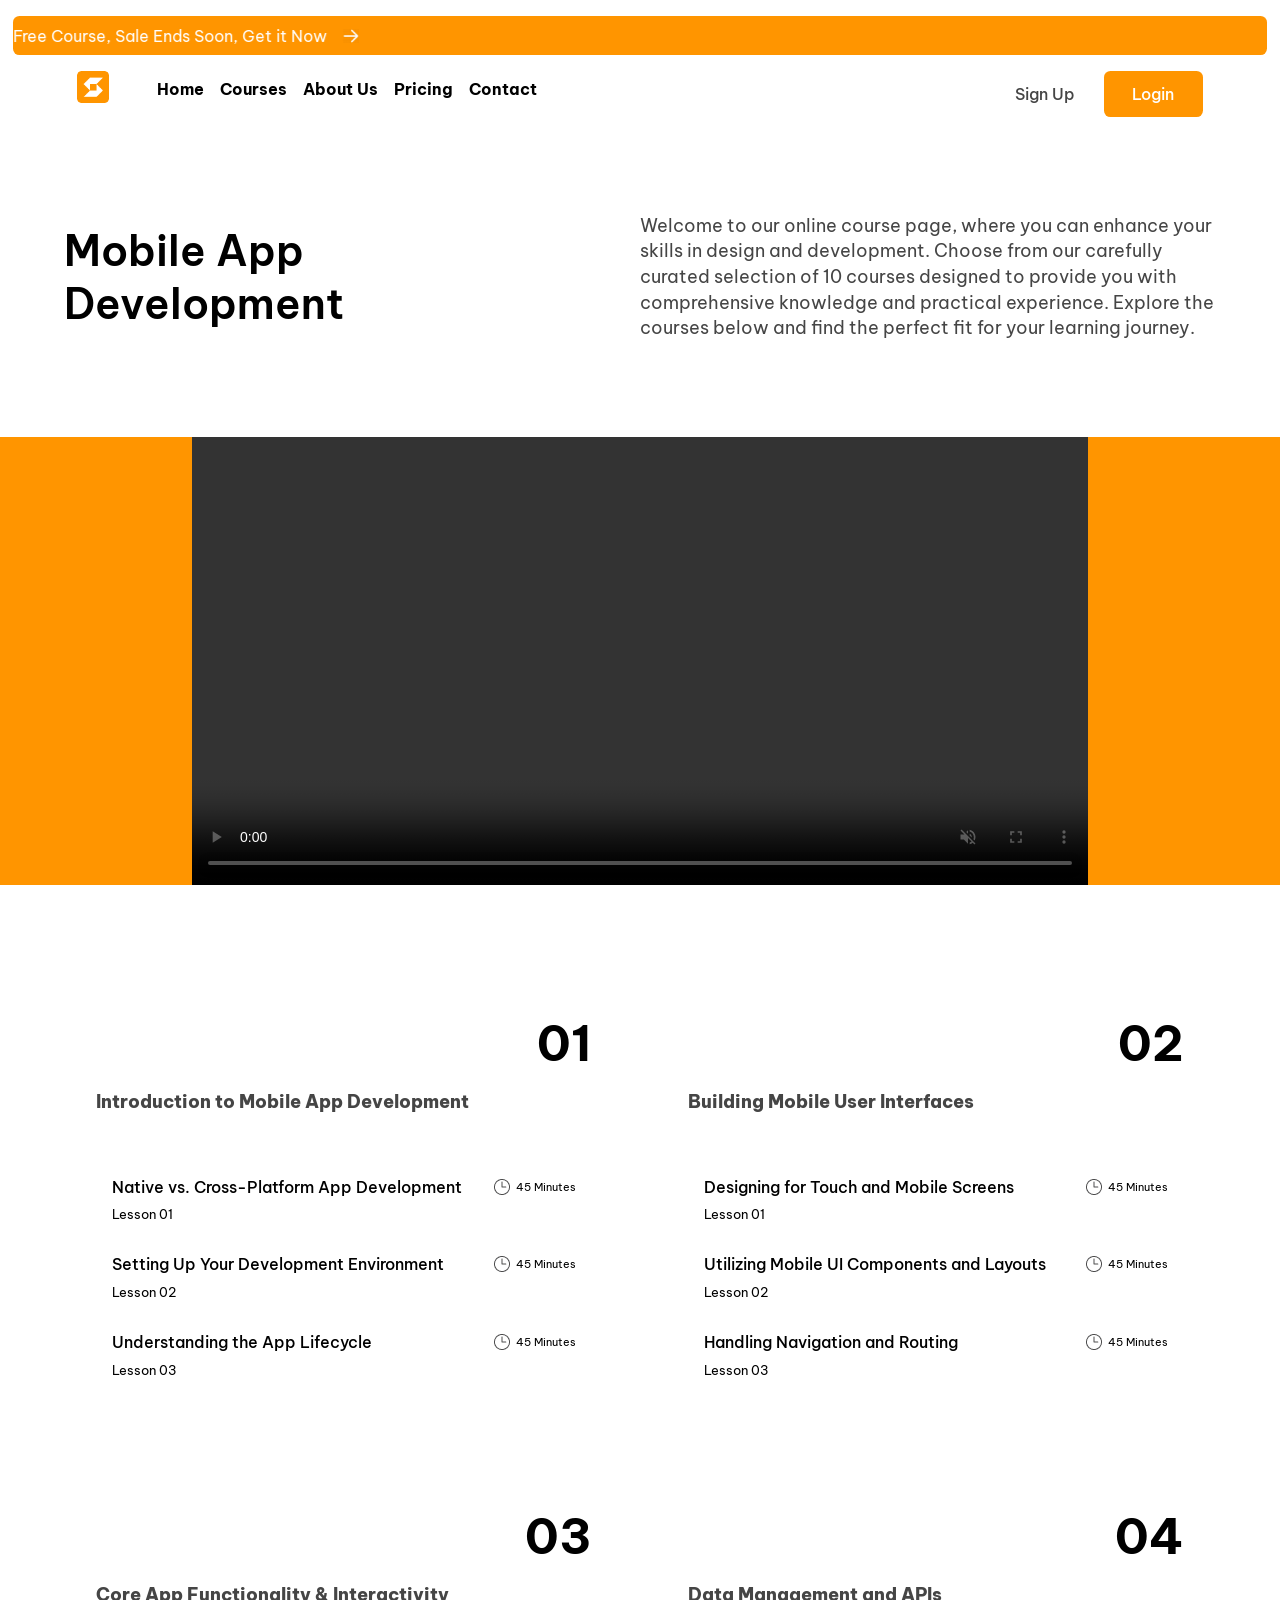
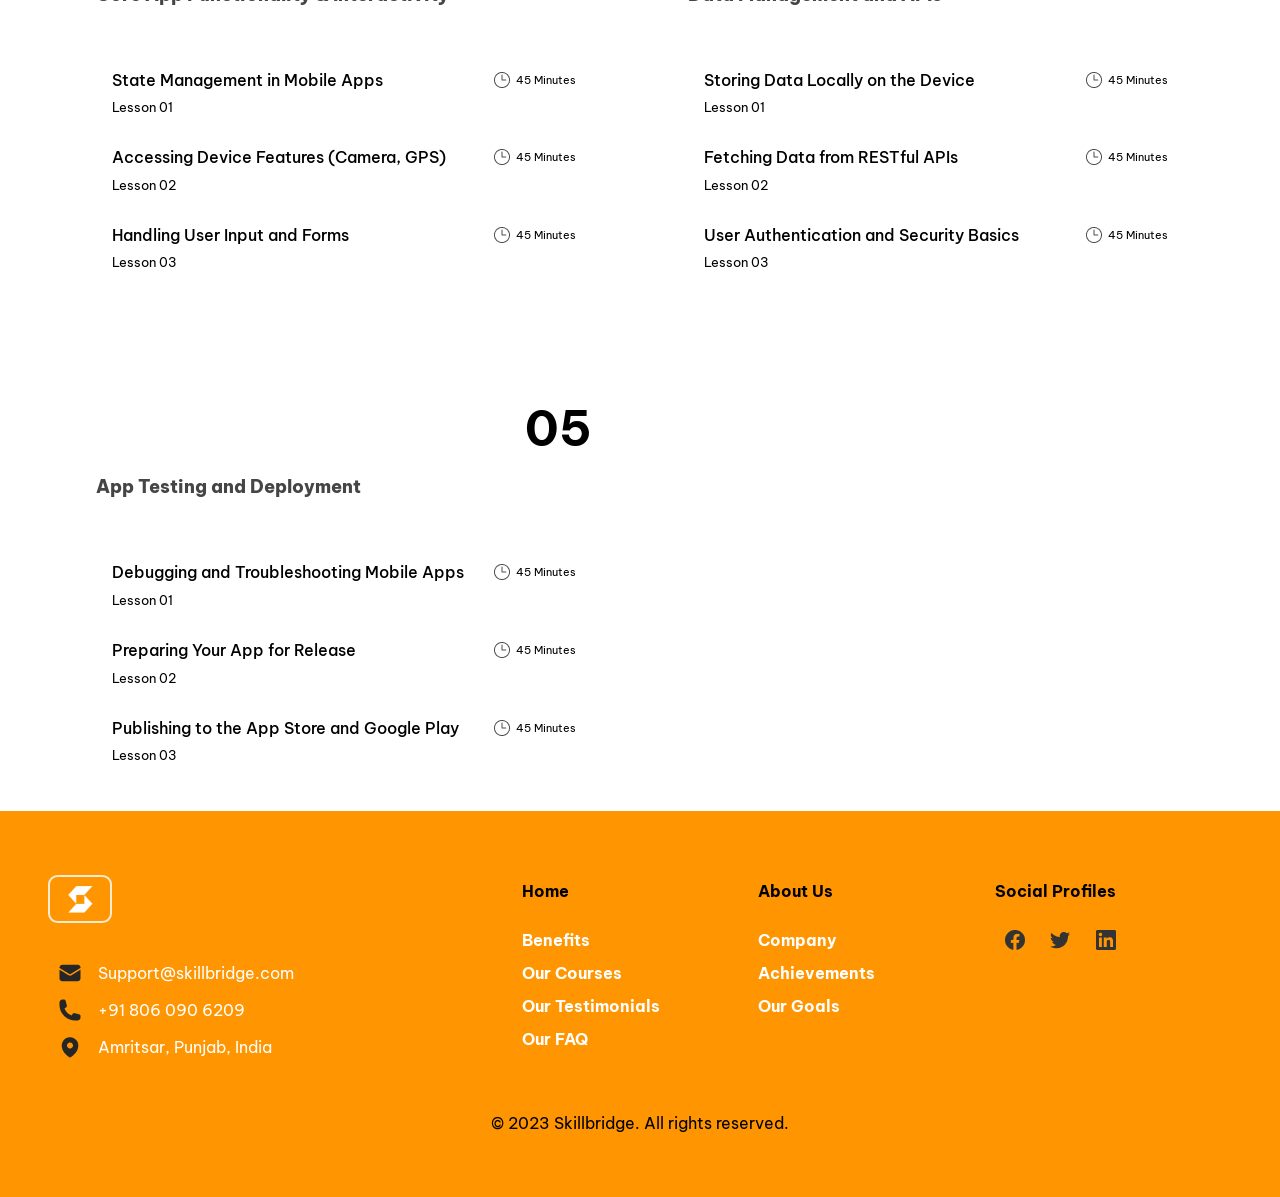
<file: html/course-3.html>
<!DOCTYPE html>
<html lang="en">
<head>
    <meta charset="UTF-8">
    <meta name="viewport" content="width=device-width, initial-scale=1.0">
    <title>Mobile App Development</title>
    <link rel="icon" href="../assets/Logo.png" type="image/x-icon">
    <link rel="stylesheet" href="../style/course-1.css">
</head>
<body>
    <header>
        <div class="top-banner">
            <div class="ticker-content">
                <p>Free Course, Sale Ends Soon, Get it Now</p>
                <img src="../assets/arrow-image.png" alt="arrow-image">
            </div>
        </div>
        <nav>
            <div class="container">
                <div class="logo">
                    <img src="../assets/Logo.png" alt="logo-image">
                </div>
                <div class="nev-items">
                    <ul>
                        <li><a href="../index.php">Home</a></li>
                        <li><a href="courses.html">Courses</a></li>
                        <li><a href="about.html">About Us</a></li>
                        <li><a href="pricing.html">Pricing</a></li>
                        <li><a href="contact.php">Contact</a></li>
                    </ul>
                </div>
            </div>
            <div class="buttons-container">
                <a id="btn1" href="../html/signup.php">Sign Up</a>
                <a id="btn2" href="../html/login.php">Login</a>
            </div>
        </nav>
        
    </header>

    <div class="hero-section">
        <div class="hero-heading">
            Mobile App Development
        </div>
        <div class="hero-info">
            <p>Welcome to our online course page, where you can enhance your skills in design and development. Choose from our carefully curated selection of 10 courses designed to provide you with comprehensive knowledge and practical experience. Explore the courses below and find the perfect fit for your learning journey.</p>
        </div>
    </div>

    <div class="video">
        <video autoplay loop muted playsinlines controls>
            <source src="../assets/Developer_s_App_Prototype_Video.mp4" type="video/mp4">
            Your browser does not support the video tag.
        </video>
    </div>

    <div class="timeline">
        <div class="stage">
            <div class="stage-heading">01</div>
            <div class="stage-title">Introduction to Mobile App Development</div>
            <div class="modules">
                <div class="module-no">
                    <div class="module-title">
                        <p>Native vs. Cross-Platform App Development</p>
                        <h6><img src="../pageAssets/Vector.png" alt="clock-image">45 Minutes</h6>
                    </div>
                    <div class="lesson-no">Lesson 01</div>
                </div>
                <div class="module-no">
                    <div class="module-title">
                        <p>Setting Up Your Development Environment</p>
                        <h6><img src="../pageAssets/Vector.png" alt="clock-image">45 Minutes</h6>
                    </div>
                    <div class="lesson-no">Lesson 02</div>
                </div>
                <div class="module-no">
                    <div class="module-title">
                        <p>Understanding the App Lifecycle</p>
                        <h6><img src="../pageAssets/Vector.png" alt="clock-image">45 Minutes</h6>
                    </div>
                    <div class="lesson-no">Lesson 03</div>
                </div>
            </div>
        </div>
        <div class="stage">
            <div class="stage-heading">02</div>
            <div class="stage-title">Building Mobile User Interfaces</div>
            <div class="modules">
                <div class="module-no">
                    <div class="module-title">
                        <p>Designing for Touch and Mobile Screens</p>
                        <h6><img src="../pageAssets/Vector.png" alt="clock-image">45 Minutes</h6>
                    </div>
                    <div class="lesson-no">Lesson 01</div>
                </div>
                <div class="module-no">
                    <div class="module-title">
                        <p>Utilizing Mobile UI Components and Layouts</p>
                        <h6><img src="../pageAssets/Vector.png" alt="clock-image">45 Minutes</h6>
                    </div>
                    <div class="lesson-no">Lesson 02</div>
                </div>
                <div class="module-no">
                    <div class="module-title">
                        <p>Handling Navigation and Routing</p>
                        <h6><img src="../pageAssets/Vector.png" alt="clock-image">45 Minutes</h6>
                    </div>
                    <div class="lesson-no">Lesson 03</div>
                </div>
            </div>
        </div>
        <div class="stage">
            <div class="stage-heading">03</div>
            <div class="stage-title">Core App Functionality & Interactivity</div>
            <div class="modules">
                <div class="module-no">
                    <div class="module-title">
                        <p>State Management in Mobile Apps</p>
                        <h6><img src="../pageAssets/Vector.png" alt="clock-image">45 Minutes</h6>
                    </div>
                    <div class="lesson-no">Lesson 01</div>
                </div>
                <div class="module-no">
                    <div class="module-title">
                        <p>Accessing Device Features (Camera, GPS)</p>
                        <h6><img src="../pageAssets/Vector.png" alt="clock-image">45 Minutes</h6>
                    </div>
                    <div class="lesson-no">Lesson 02</div>
                </div>
                <div class="module-no">
                    <div class="module-title">
                        <p>Handling User Input and Forms</p>
                        <h6><img src="../pageAssets/Vector.png" alt="clock-image">45 Minutes</h6>
                    </div>
                    <div class="lesson-no">Lesson 03</div>
                </div>
            </div>
        </div>
        <div class="stage">
            <div class="stage-heading">04</div>
            <div class="stage-title">Data Management and APIs</div>
            <div class="modules">
                <div class="module-no">
                    <div class="module-title">
                        <p>Storing Data Locally on the Device</p>
                        <h6><img src="../pageAssets/Vector.png" alt="clock-image">45 Minutes</h6>
                    </div>
                    <div class="lesson-no">Lesson 01</div>
                </div>
                <div class="module-no">
                    <div class="module-title">
                        <p>Fetching Data from RESTful APIs</p>
                        <h6><img src="../pageAssets/Vector.png" alt="clock-image">45 Minutes</h6>
                    </div>
                    <div class="lesson-no">Lesson 02</div>
                </div>
                <div class="module-no">
                    <div class="module-title">
                        <p>User Authentication and Security Basics</p>
                        <h6><img src="../pageAssets/Vector.png" alt="clock-image">45 Minutes</h6>
                    </div>
                    <div class="lesson-no">Lesson 03</div>
                </div>
            </div>
        </div>
        <div class="stage">
            <div class="stage-heading">05</div>
            <div class="stage-title">App Testing and Deployment</div>
            <div class="modules">
                <div class="module-no">
                    <div class="module-title">
                        <p>Debugging and Troubleshooting Mobile Apps</p>
                        <h6><img src="../pageAssets/Vector.png" alt="clock-image">45 Minutes</h6>
                    </div>
                    <div class="lesson-no">Lesson 01</div>
                </div>
                <div class="module-no">
                    <div class="module-title">
                        <p>Preparing Your App for Release</p>
                        <h6><img src="../pageAssets/Vector.png" alt="clock-image">45 Minutes</h6>
                    </div>
                    <div class="lesson-no">Lesson 02</div>
                </div>
                <div class="module-no">
                    <div class="module-title">
                        <p>Publishing to the App Store and Google Play</p>
                        <h6><img src="../pageAssets/Vector.png" alt="clock-image">45 Minutes</h6>
                    </div>
                    <div class="lesson-no">Lesson 03</div>
                </div>
            </div>
        </div>
    </div>
    
    <footer>
        <div class="footer-content">
            <div class="footer-list">
                <img id="footer-logo" src="../assets/Logo.png" alt="logo-image">
                <ul>
                    <li><img src="../assets/Icon (1).png" alt="icon-image">Support@skillbridge.com</li>
                    <li><img src="../assets/Icon (2).png" alt="icon-image">+91 806 090 6209</li>
                    <li><img src="../assets/Icon (3).png" alt="icon-image">Amritsar, Punjab, India</li>
                </ul>
            </div>
            <div class="footer-list">
                <ul>
                    <li class="footer-title"><p><a href="../index.php">Home</a></p></li>
                    <li><a href="../index.php#benefits-section">Benefits</a></li>
                    <li><a href="courses.html">Our Courses</a></li>
                    <li><a href="../index.php#testimonials-section">Our Testimonials</a></li>
                    <li><a href="../index.php#faqs">Our FAQ</a></li>
                </ul>
            </div>
            <div class="footer-list">
                <ul>
                    <li class="footer-title"><p><a href="../html/about.html">About Us</a></p></li>
                    <li><a href="../html/about.html">Company</a></li>
                    <li><a href="../html/about.html#achievements">Achievements</a></li>
                    <li><a href="../html/about.html#goals">Our Goals</a></li>
                </ul>
            </div>
            <div class="footer-list">
                <ul>
                    <li class="footer-title"><p>Social Profiles</p></li>
                    <li>
                        <img src="../assets/fb.png" alt="icons"><img src="../assets/x.png" alt="icons"><img src="../assets/linked-in.png" alt="icons">
                    </li>
                </ul>
            </div>
        </div>
        <div class="copyright">
            <p>© 2023 Skillbridge. All rights reserved.</p>
        </div>
    </footer>
</body>
</html>
</file>
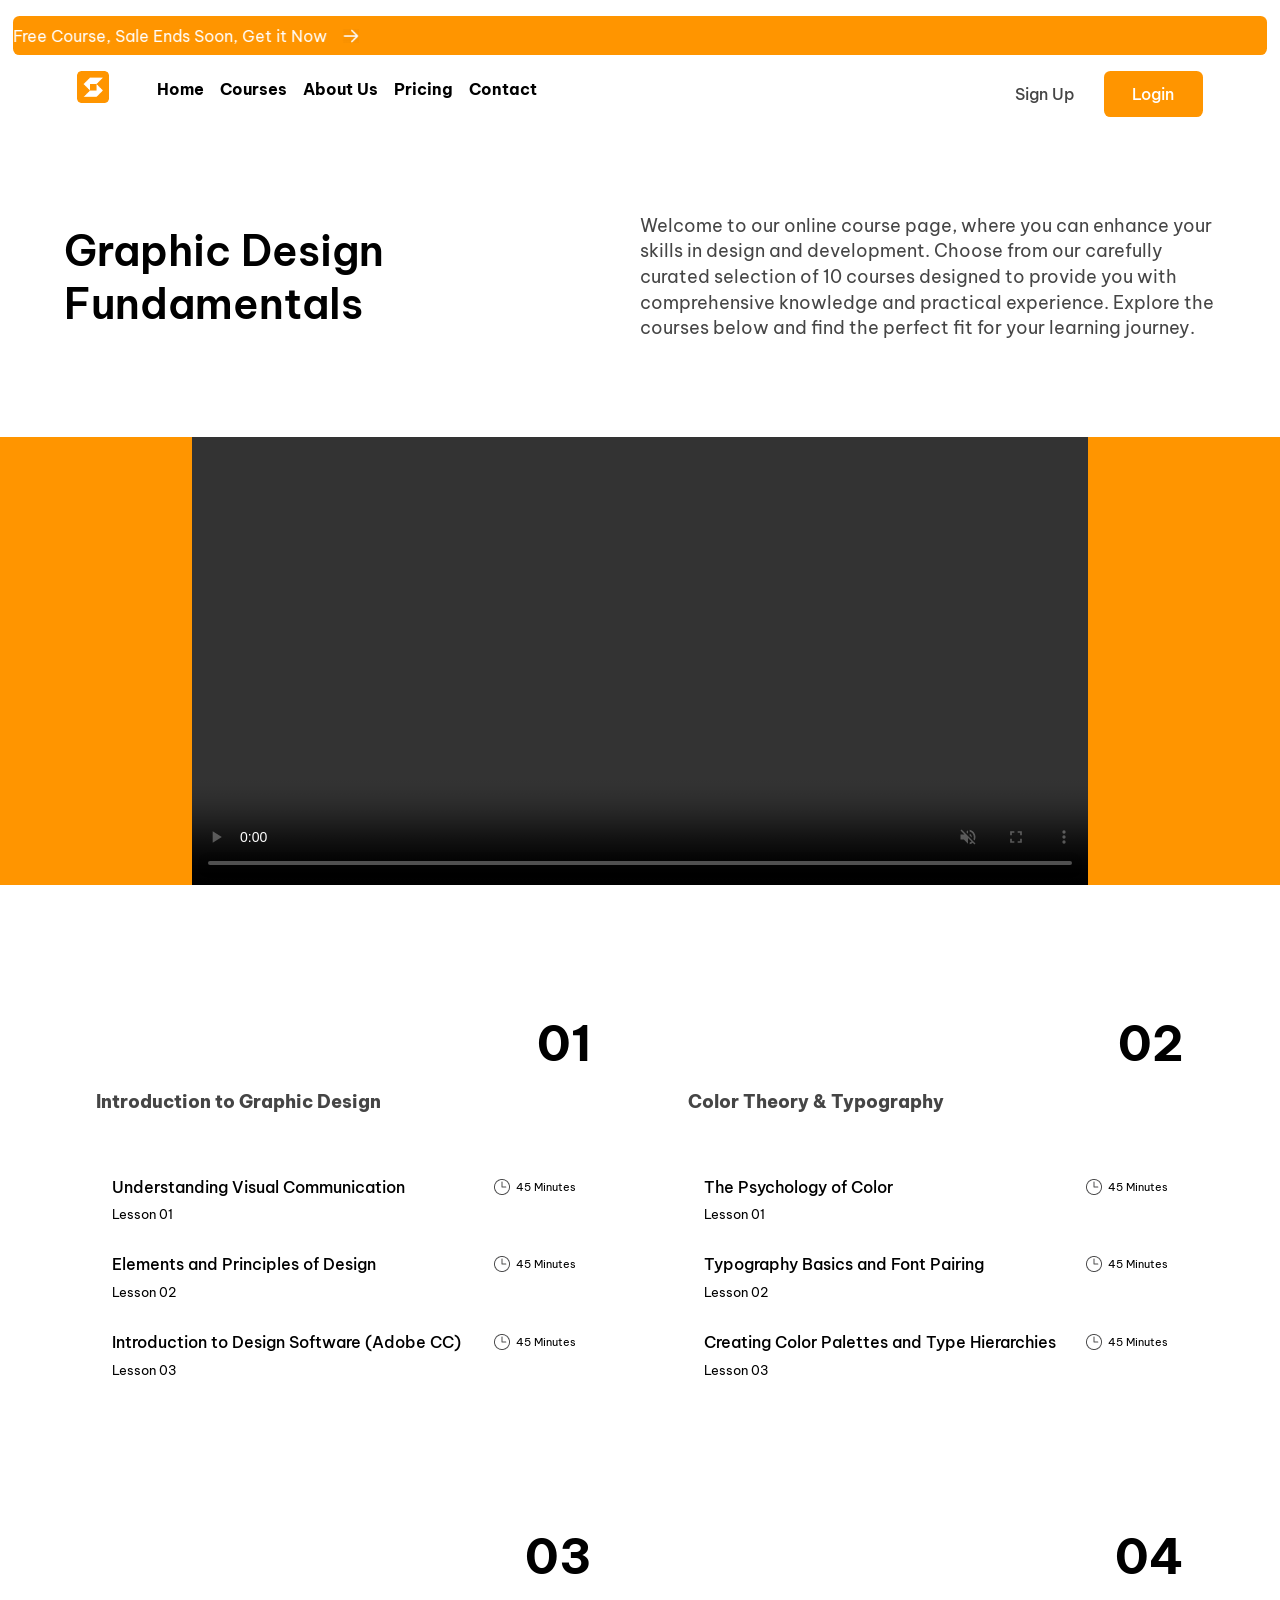
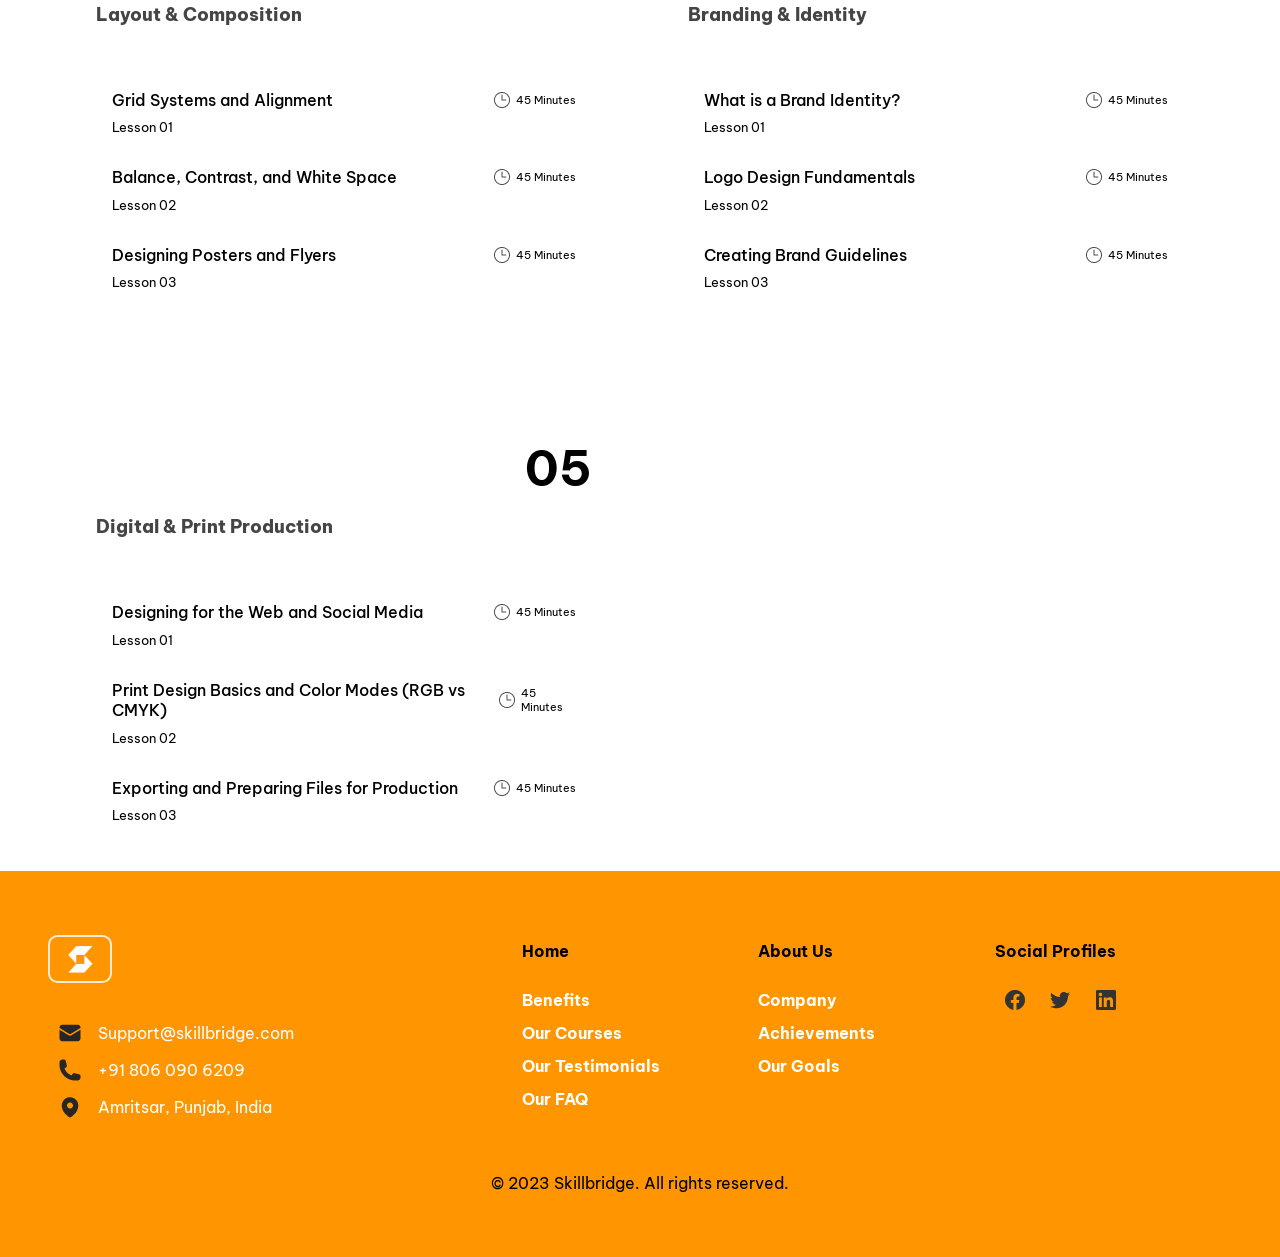
<file: html/course-4.html>
<!DOCTYPE html>
<html lang="en">
<head>
    <meta charset="UTF-8">
    <meta name="viewport" content="width=device-width, initial-scale=1.0">
    <title>Graphic Design for Beginners</title>
    <link rel="icon" href="../assets/Logo.png" type="image/x-icon">
    <link rel="stylesheet" href="../style/course-1.css">
</head>
<body>
    <header>
        <div class="top-banner">
            <div class="ticker-content">
                <p>Free Course, Sale Ends Soon, Get it Now</p>
                <img src="../assets/arrow-image.png" alt="arrow-image">
            </div>
        </div>
        <nav>
            <div class="container">
                <div class="logo">
                    <img src="../assets/Logo.png" alt="logo-image">
                </div>
                <div class="nev-items">
                    <ul>
                        <li><a href="../index.php">Home</a></li>
                        <li><a href="courses.html">Courses</a></li>
                        <li><a href="about.html">About Us</a></li>
                        <li><a href="pricing.html">Pricing</a></li>
                        <li><a href="contact.php">Contact</a></li>
                    </ul>
                </div>
            </div>
            <div class="buttons-container">
                <a id="btn1" href="../html/signup.php">Sign Up</a>
                <a id="btn2" href="../html/login.php">Login</a>
            </div>
        </nav>
    </header>

    <div class="hero-section">
        <div class="hero-heading">
            Graphic Design Fundamentals
        </div>
        <div class="hero-info">
            <p>Welcome to our online course page, where you can enhance your skills in design and development. Choose from our carefully curated selection of 10 courses designed to provide you with comprehensive knowledge and practical experience. Explore the courses below and find the perfect fit for your learning journey.</p>
        </div>
    </div>

    <div class="video">
        <video autoplay loop muted playsinlines controls>
            <source src="../assets/Digital_Designer_s_Workspace_Video_Generated.mp4" type="video/mp4">
            Your browser does not support the video tag.
        </video>
    </div>

    <div class="timeline">
        <div class="stage">
            <div class="stage-heading">01</div>
            <div class="stage-title">Introduction to Graphic Design</div>
            <div class="modules">
                <div class="module-no">
                    <div class="module-title">
                        <p>Understanding Visual Communication</p>
                        <h6><img src="../pageAssets/Vector.png" alt="clock-image">45 Minutes</h6>
                    </div>
                    <div class="lesson-no">Lesson 01</div>
                </div>
                <div class="module-no">
                    <div class="module-title">
                        <p>Elements and Principles of Design</p>
                        <h6><img src="../pageAssets/Vector.png" alt="clock-image">45 Minutes</h6>
                    </div>
                    <div class="lesson-no">Lesson 02</div>
                </div>
                <div class="module-no">
                    <div class="module-title">
                        <p>Introduction to Design Software (Adobe CC)</p>
                        <h6><img src="../pageAssets/Vector.png" alt="clock-image">45 Minutes</h6>
                    </div>
                    <div class="lesson-no">Lesson 03</div>
                </div>
            </div>
        </div>
        <div class="stage">
            <div class="stage-heading">02</div>
            <div class="stage-title">Color Theory & Typography</div>
            <div class="modules">
                <div class="module-no">
                    <div class="module-title">
                        <p>The Psychology of Color</p>
                        <h6><img src="../pageAssets/Vector.png" alt="clock-image">45 Minutes</h6>
                    </div>
                    <div class="lesson-no">Lesson 01</div>
                </div>
                <div class="module-no">
                    <div class="module-title">
                        <p>Typography Basics and Font Pairing</p>
                        <h6><img src="../pageAssets/Vector.png" alt="clock-image">45 Minutes</h6>
                    </div>
                    <div class="lesson-no">Lesson 02</div>
                </div>
                <div class="module-no">
                    <div class="module-title">
                        <p>Creating Color Palettes and Type Hierarchies</p>
                        <h6><img src="../pageAssets/Vector.png" alt="clock-image">45 Minutes</h6>
                    </div>
                    <div class="lesson-no">Lesson 03</div>
                </div>
            </div>
        </div>
        <div class="stage">
            <div class="stage-heading">03</div>
            <div class="stage-title">Layout & Composition</div>
            <div class="modules">
                <div class="module-no">
                    <div class="module-title">
                        <p>Grid Systems and Alignment</p>
                        <h6><img src="../pageAssets/Vector.png" alt="clock-image">45 Minutes</h6>
                    </div>
                    <div class="lesson-no">Lesson 01</div>
                </div>
                <div class="module-no">
                    <div class="module-title">
                        <p>Balance, Contrast, and White Space</p>
                        <h6><img src="../pageAssets/Vector.png" alt="clock-image">45 Minutes</h6>
                    </div>
                    <div class="lesson-no">Lesson 02</div>
                </div>
                <div class="module-no">
                    <div class="module-title">
                        <p>Designing Posters and Flyers</p>
                        <h6><img src="../pageAssets/Vector.png" alt="clock-image">45 Minutes</h6>
                    </div>
                    <div class="lesson-no">Lesson 03</div>
                </div>
            </div>
        </div>
        <div class="stage">
            <div class="stage-heading">04</div>
            <div class="stage-title">Branding & Identity</div>
            <div class="modules">
                <div class="module-no">
                    <div class="module-title">
                        <p>What is a Brand Identity?</p>
                        <h6><img src="../pageAssets/Vector.png" alt="clock-image">45 Minutes</h6>
                    </div>
                    <div class="lesson-no">Lesson 01</div>
                </div>
                <div class="module-no">
                    <div class="module-title">
                        <p>Logo Design Fundamentals</p>
                        <h6><img src="../pageAssets/Vector.png" alt="clock-image">45 Minutes</h6>
                    </div>
                    <div class="lesson-no">Lesson 02</div>
                </div>
                <div class="module-no">
                    <div class="module-title">
                        <p>Creating Brand Guidelines</p>
                        <h6><img src="../pageAssets/Vector.png" alt="clock-image">45 Minutes</h6>
                    </div>
                    <div class="lesson-no">Lesson 03</div>
                </div>
            </div>
        </div>
        <div class="stage">
            <div class="stage-heading">05</div>
            <div class="stage-title">Digital & Print Production</div>
            <div class="modules">
                <div class="module-no">
                    <div class="module-title">
                        <p>Designing for the Web and Social Media</p>
                        <h6><img src="../pageAssets/Vector.png" alt="clock-image">45 Minutes</h6>
                    </div>
                    <div class="lesson-no">Lesson 01</div>
                </div>
                <div class="module-no">
                    <div class="module-title">
                        <p>Print Design Basics and Color Modes (RGB vs CMYK)</p>
                        <h6><img src="../pageAssets/Vector.png" alt="clock-image">45 Minutes</h6>
                    </div>
                    <div class="lesson-no">Lesson 02</div>
                </div>
                <div class="module-no">
                    <div class="module-title">
                        <p>Exporting and Preparing Files for Production</p>
                        <h6><img src="../pageAssets/Vector.png" alt="clock-image">45 Minutes</h6>
                    </div>
                    <div class="lesson-no">Lesson 03</div>
                </div>
            </div>
        </div>
    </div>
    
    <footer>
        <div class="footer-content">
            <div class="footer-list">
                <img id="footer-logo" src="../assets/Logo.png" alt="logo-image">
                <ul>
                    <li><img src="../assets/Icon (1).png" alt="icon-image">Support@skillbridge.com</li>
                    <li><img src="../assets/Icon (2).png" alt="icon-image">+91 806 090 6209</li>
                    <li><img src="../assets/Icon (3).png" alt="icon-image">Amritsar, Punjab, India</li>
                </ul>
            </div>
            <div class="footer-list">
                <ul>
                    <li class="footer-title"><p><a href="../index.php">Home</a></p></li>
                    <li><a href="../index.php#benefits-section">Benefits</a></li>
                    <li><a href="courses.html">Our Courses</a></li>
                    <li><a href="../index.php#testimonials-section">Our Testimonials</a></li>
                    <li><a href="../index.php#faqs">Our FAQ</a></li>
                </ul>
            </div>
            <div class="footer-list">
                <ul>
                    <li class="footer-title"><p><a href="../html/about.html">About Us</a></p></li>
                    <li><a href="../html/about.html">Company</a></li>
                    <li><a href="../html/about.html#achievements">Achievements</a></li>
                    <li><a href="../html/about.html#goals">Our Goals</a></li>
                </ul>
            </div>
            <div class="footer-list">
                <ul>
                    <li class="footer-title"><p>Social Profiles</p></li>
                    <li>
                        <img src="../assets/fb.png" alt="icons"><img src="../assets/x.png" alt="icons"><img src="../assets/linked-in.png" alt="icons">
                    </li>
                </ul>
            </div>
        </div>
        <div class="copyright">
            <p>© 2023 Skillbridge. All rights reserved.</p>
        </div>
    </footer>
</body>
</html>
</file>
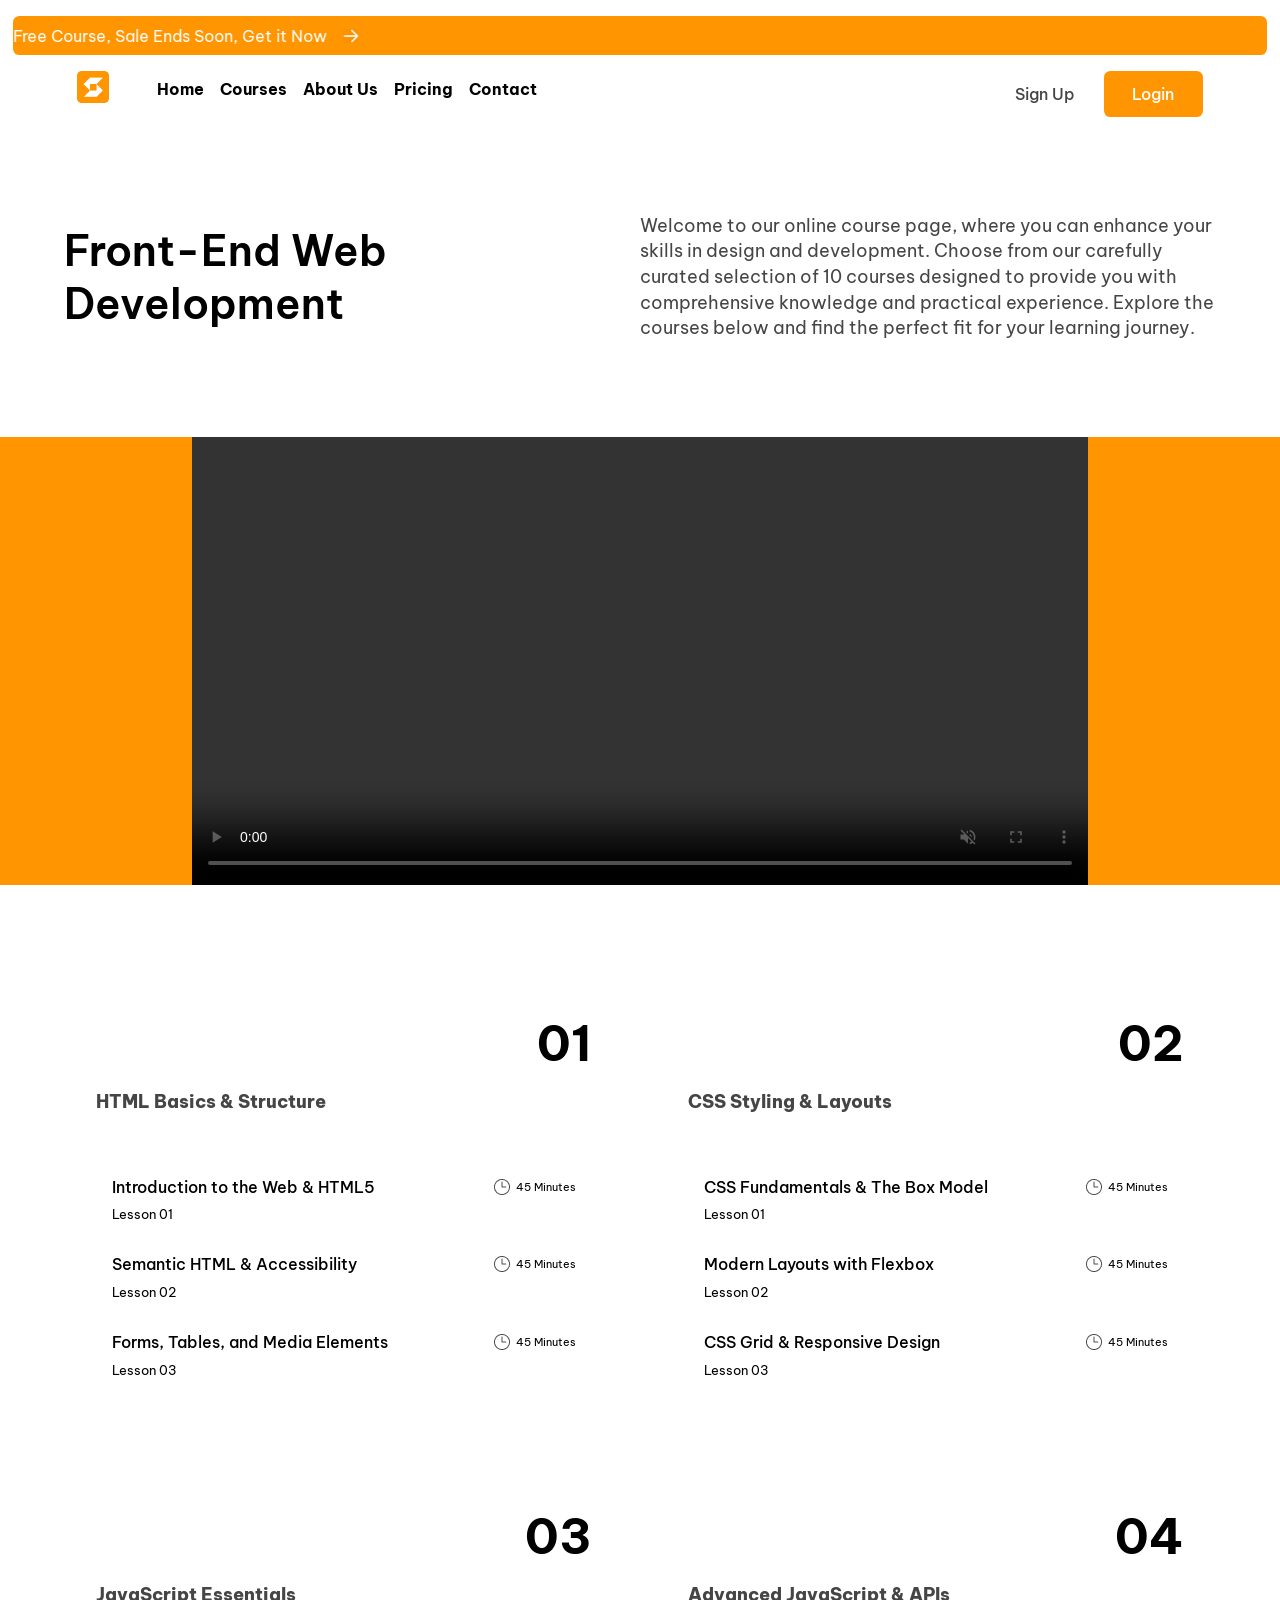
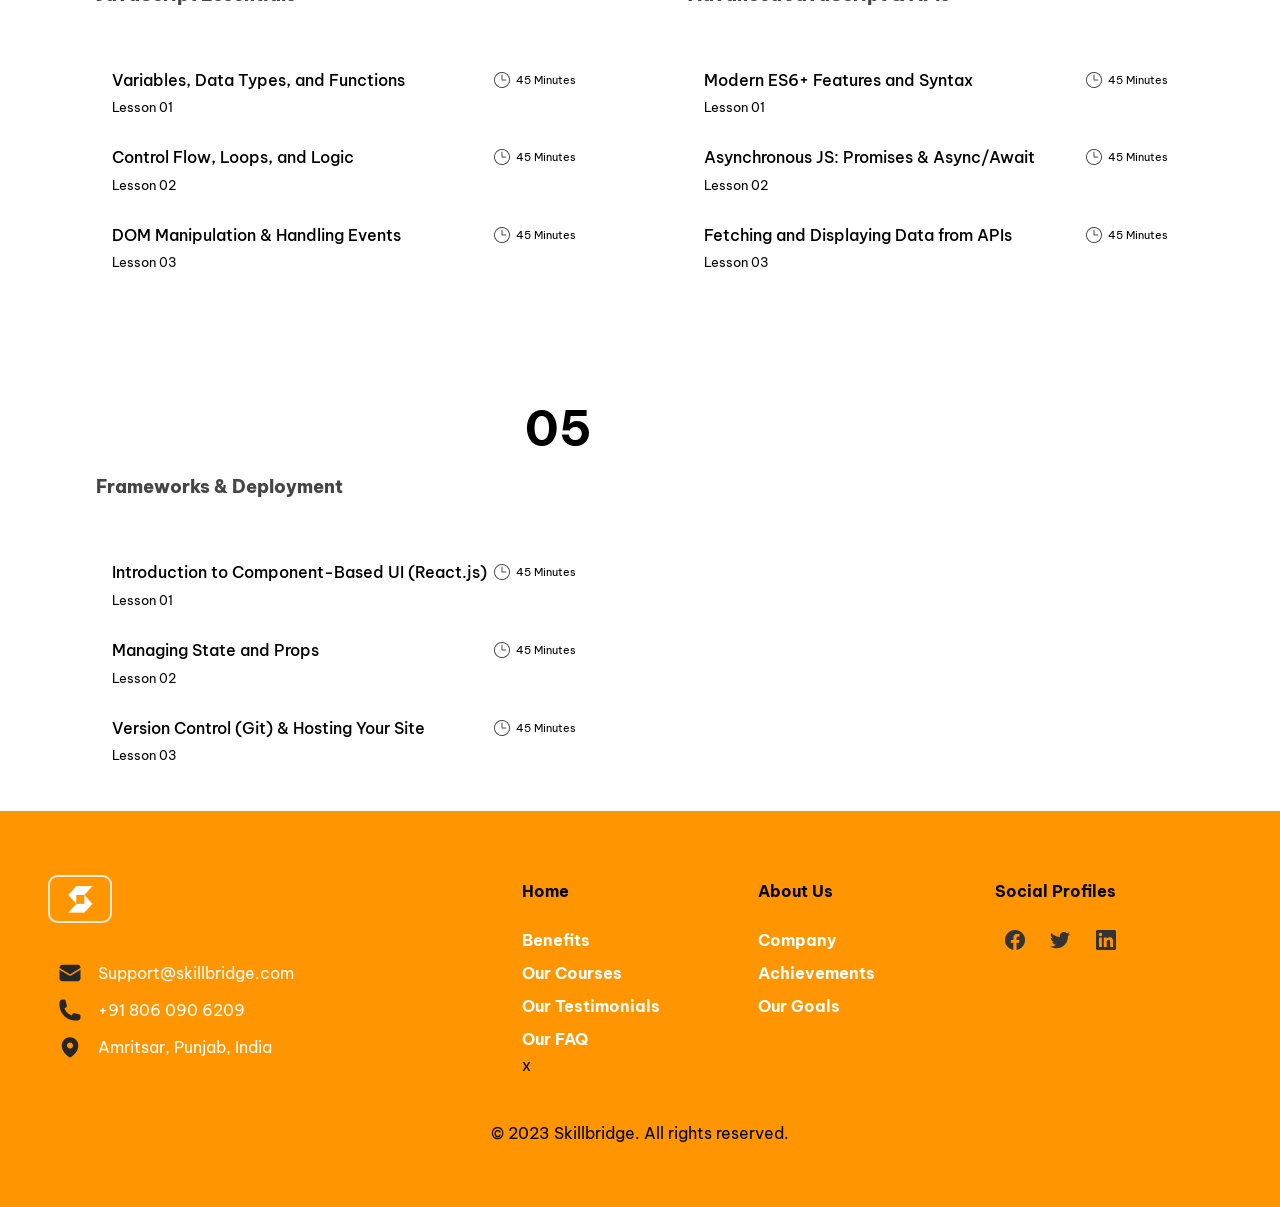
<file: html/course-5.html>
<!DOCTYPE html>
<html lang="en">
<head>
    <meta charset="UTF-8">
    <meta name="viewport" content="width=device-width, initial-scale=1.0">
    <title>Front-End Web Development</title>
    <link rel="icon" href="../assets/Logo.png" type="image/x-icon">
    <link rel="stylesheet" href="../style/course-1.css">
</head>
<body>
    <header>
        <div class="top-banner">
            <div class="ticker-content">
                <p>Free Course, Sale Ends Soon, Get it Now</p>
                <img src="../assets/arrow-image.png" alt="arrow-image">
            </div>
        </div>
        <nav>
            <div class="container">
                <div class="logo">
                    <img src="../assets/Logo.png" alt="logo-image">
                </div>
                <div class="nev-items">
                    <ul>
                        <li><a href="../index.php">Home</a></li>
                        <li><a href="courses.html">Courses</a></li>
                        <li><a href="about.html">About Us</a></li>
                        <li><a href="pricing.html">Pricing</a></li>
                        <li><a href="contact.php">Contact</a></li>
                    </ul>
                </div>
            </div>
            <div class="buttons-container">
                <a id="btn1" href="../html/signup.php">Sign Up</a>
                <a id="btn2" href="../html/login.php">Login</a>
            </div>
        </nav>
    </header>

    <div class="hero-section">
        <div class="hero-heading">
            Front-End Web Development
        </div>
        <div class="hero-info">
            <p>Welcome to our online course page, where you can enhance your skills in design and development. Choose from our carefully curated selection of 10 courses designed to provide you with comprehensive knowledge and practical experience. Explore the courses below and find the perfect fit for your learning journey.</p>
        </div>
    </div>

    <div class="video">
        <video autoplay loop muted playsinlines controls>
            <source src="../assets/Web_Developer_Workspace_Video_Generation.mp4" type="video/mp4">
            Your browser does not support the video tag.
        </video>
    </div>

    <div class="timeline">
        <div class="stage">
            <div class="stage-heading">01</div>
            <div class="stage-title">HTML Basics & Structure</div>
            <div class="modules">
                <div class="module-no">
                    <div class="module-title">
                        <p>Introduction to the Web & HTML5</p>
                        <h6><img src="../pageAssets/Vector.png" alt="clock-image">45 Minutes</h6>
                    </div>
                    <div class="lesson-no">Lesson 01</div>
                </div>
                <div class="module-no">
                    <div class="module-title">
                        <p>Semantic HTML & Accessibility</p>
                        <h6><img src="../pageAssets/Vector.png" alt="clock-image">45 Minutes</h6>
                    </div>
                    <div class="lesson-no">Lesson 02</div>
                </div>
                <div class="module-no">
                    <div class="module-title">
                        <p>Forms, Tables, and Media Elements</p>
                        <h6><img src="../pageAssets/Vector.png" alt="clock-image">45 Minutes</h6>
                    </div>
                    <div class="lesson-no">Lesson 03</div>
                </div>
            </div>
        </div>
        <div class="stage">
            <div class="stage-heading">02</div>
            <div class="stage-title">CSS Styling & Layouts</div>
            <div class="modules">
                <div class="module-no">
                    <div class="module-title">
                        <p>CSS Fundamentals & The Box Model</p>
                        <h6><img src="../pageAssets/Vector.png" alt="clock-image">45 Minutes</h6>
                    </div>
                    <div class="lesson-no">Lesson 01</div>
                </div>
                <div class="module-no">
                    <div class="module-title">
                        <p>Modern Layouts with Flexbox</p>
                        <h6><img src="../pageAssets/Vector.png" alt="clock-image">45 Minutes</h6>
                    </div>
                    <div class="lesson-no">Lesson 02</div>
                </div>
                <div class="module-no">
                    <div class="module-title">
                        <p>CSS Grid & Responsive Design</p>
                        <h6><img src="../pageAssets/Vector.png" alt="clock-image">45 Minutes</h6>
                    </div>
                    <div class="lesson-no">Lesson 03</div>
                </div>
            </div>
        </div>
        <div class="stage">
            <div class="stage-heading">03</div>
            <div class="stage-title">JavaScript Essentials</div>
            <div class="modules">
                <div class="module-no">
                    <div class="module-title">
                        <p>Variables, Data Types, and Functions</p>
                        <h6><img src="../pageAssets/Vector.png" alt="clock-image">45 Minutes</h6>
                    </div>
                    <div class="lesson-no">Lesson 01</div>
                </div>
                <div class="module-no">
                    <div class="module-title">
                        <p>Control Flow, Loops, and Logic</p>
                        <h6><img src="../pageAssets/Vector.png" alt="clock-image">45 Minutes</h6>
                    </div>
                    <div class="lesson-no">Lesson 02</div>
                </div>
                <div class="module-no">
                    <div class="module-title">
                        <p>DOM Manipulation & Handling Events</p>
                        <h6><img src="../pageAssets/Vector.png" alt="clock-image">45 Minutes</h6>
                    </div>
                    <div class="lesson-no">Lesson 03</div>
                </div>
            </div>
        </div>
        <div class="stage">
            <div class="stage-heading">04</div>
            <div class="stage-title">Advanced JavaScript & APIs</div>
            <div class="modules">
                <div class="module-no">
                    <div class="module-title">
                        <p>Modern ES6+ Features and Syntax</p>
                        <h6><img src="../pageAssets/Vector.png" alt="clock-image">45 Minutes</h6>
                    </div>
                    <div class="lesson-no">Lesson 01</div>
                </div>
                <div class="module-no">
                    <div class="module-title">
                        <p>Asynchronous JS: Promises & Async/Await</p>
                        <h6><img src="../pageAssets/Vector.png" alt="clock-image">45 Minutes</h6>
                    </div>
                    <div class="lesson-no">Lesson 02</div>
                </div>
                <div class="module-no">
                    <div class="module-title">
                        <p>Fetching and Displaying Data from APIs</p>
                        <h6><img src="../pageAssets/Vector.png" alt="clock-image">45 Minutes</h6>
                    </div>
                    <div class="lesson-no">Lesson 03</div>
                </div>
            </div>
        </div>
        <div class="stage">
            <div class="stage-heading">05</div>
            <div class="stage-title">Frameworks & Deployment</div>
            <div class="modules">
                <div class="module-no">
                    <div class="module-title">
                        <p>Introduction to Component-Based UI (React.js)</p>
                        <h6><img src="../pageAssets/Vector.png" alt="clock-image">45 Minutes</h6>
                    </div>
                    <div class="lesson-no">Lesson 01</div>
                </div>
                <div class="module-no">
                    <div class="module-title">
                        <p>Managing State and Props</p>
                        <h6><img src="../pageAssets/Vector.png" alt="clock-image">45 Minutes</h6>
                    </div>
                    <div class="lesson-no">Lesson 02</div>
                </div>
                <div class="module-no">
                    <div class="module-title">
                        <p>Version Control (Git) & Hosting Your Site</p>
                        <h6><img src="../pageAssets/Vector.png" alt="clock-image">45 Minutes</h6>
                    </div>
                    <div class="lesson-no">Lesson 03</div>
                </div>
            </div>
        </div>
    </div>
    
    <footer>
        <div class="footer-content">
            <div class="footer-list">
                <img id="footer-logo" src="../assets/Logo.png" alt="logo-image">
                <ul>
                    <li><img src="../assets/Icon (1).png" alt="icon-image">Support@skillbridge.com</li>
                    <li><img src="../assets/Icon (2).png" alt="icon-image">+91 806 090 6209</li>
                    <li><img src="../assets/Icon (3).png" alt="icon-image">Amritsar, Punjab, India</li>
                </ul>
            </div>
            <div class="footer-list">
                <ul>
                    <li class="footer-title"><p><a href="../index.php">Home</a></p></li>
                    <li><a href="../index.php#benefits-section">Benefits</a></li>
                    <li><a href="courses.html">Our Courses</a></li>
                    <li><a href="../index.php#testimonials-section">Our Testimonials</a></li>
                    <li><a href="../index.php#faqs">Our FAQ</a></li>
                </ul>x
            </div>
            <div class="footer-list">
                <ul>
                    <li class="footer-title"><p><a href="../html/about.html">About Us</a></p></li>
                    <li><a href="../html/about.html">Company</a></li>
                    <li><a href="../html/about.html#achievements">Achievements</a></li>
                    <li><a href="../html/about.html#goals">Our Goals</a></li>
                </ul>
            </div>
            <div class="footer-list">
                <ul>
                    <li class="footer-title"><p>Social Profiles</p></li>
                    <li>
                        <img src="../assets/fb.png" alt="icons"><img src="../assets/x.png" alt="icons"><img src="../assets/linked-in.png" alt="icons">
                    </li>
                </ul>
            </div>
        </div>
        <div class="copyright">
            <p>© 2023 Skillbridge. All rights reserved.</p>
        </div>
    </footer>
</body>
</html>
</file>
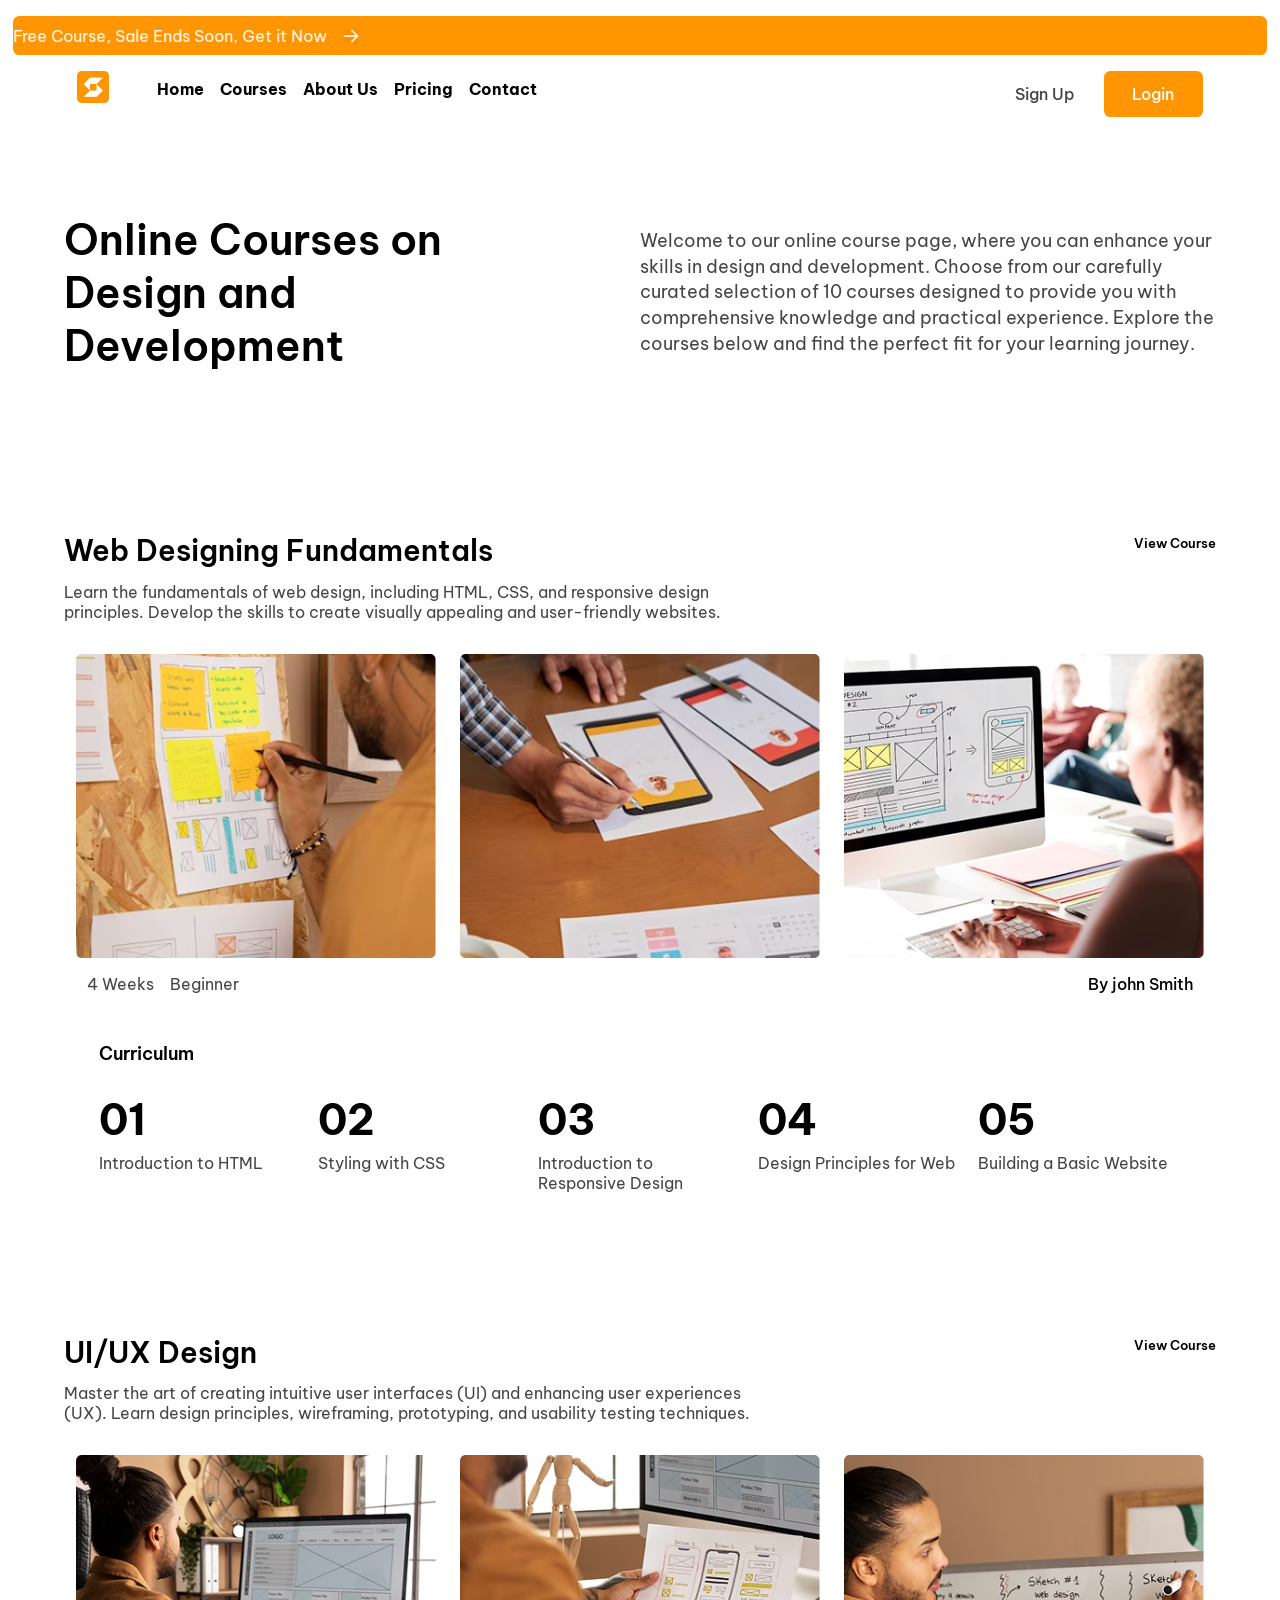
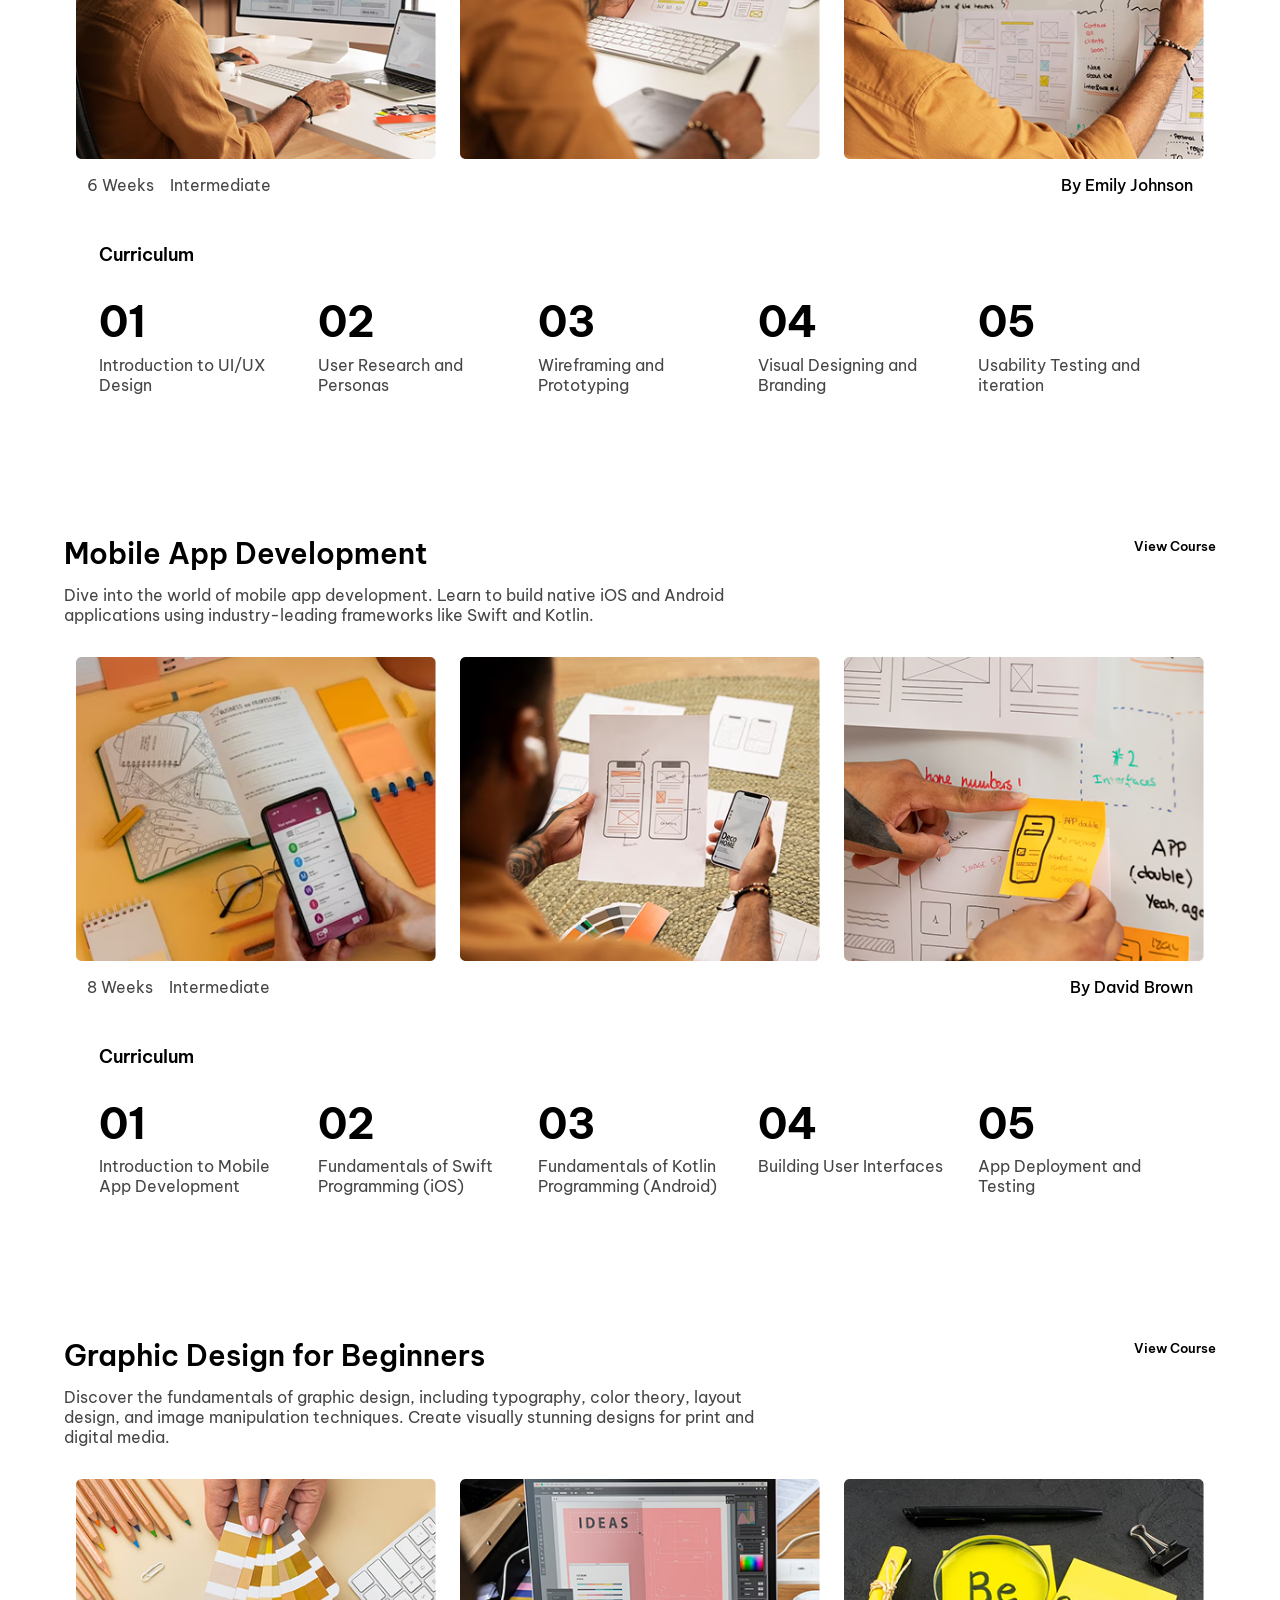
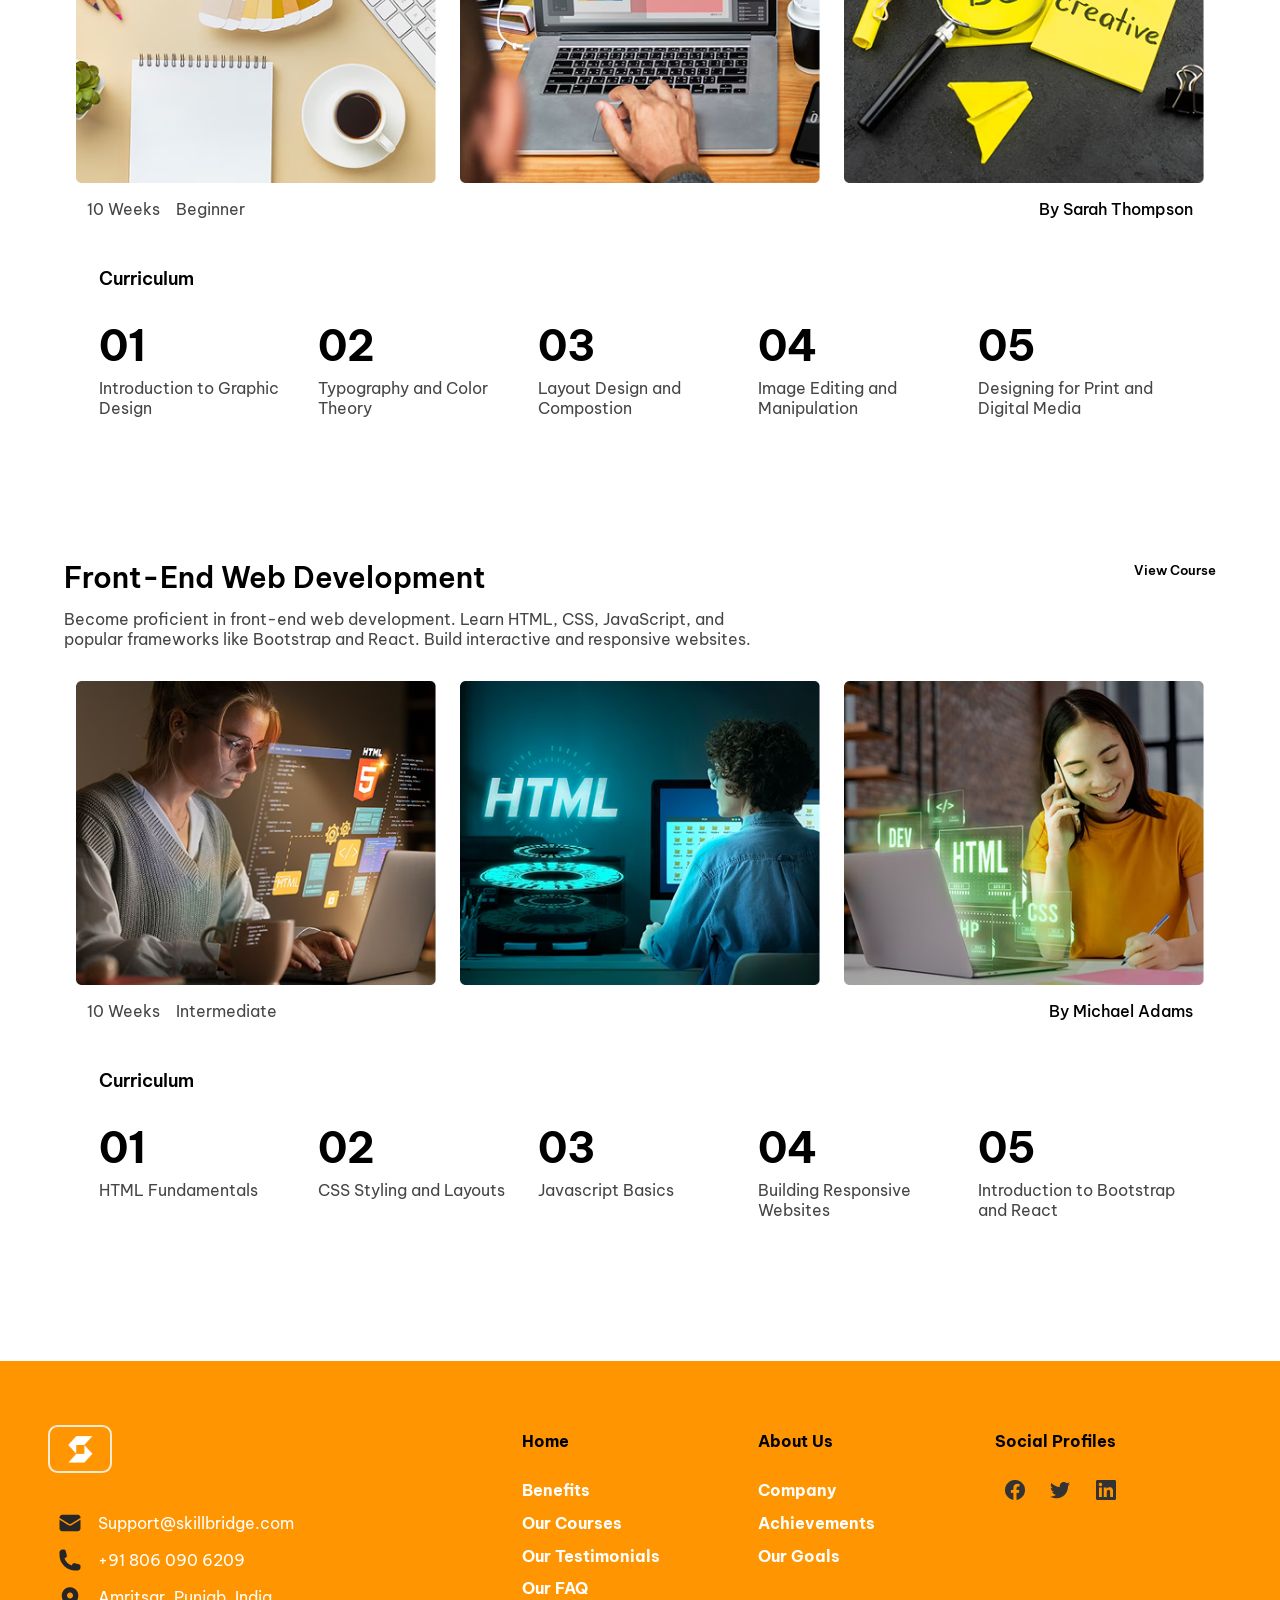
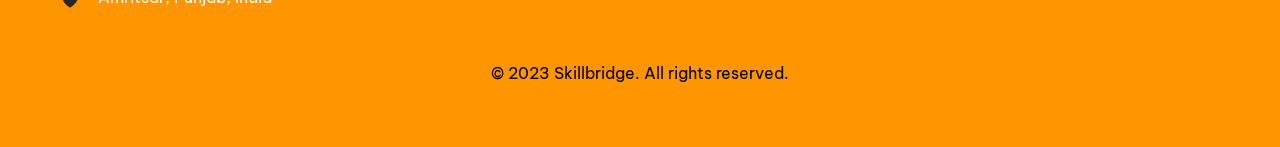
<file: html/courses.html>
<!DOCTYPE html>
<html lang="en">
<head>
    <meta charset="UTF-8">
    <meta name="viewport" content="width=device-width, initial-scale=1.0">
    <title>Courses</title>
    <link rel="icon" href="../assets/Logo.png" type="image/x-icon">
    <link rel="stylesheet" href="../style/courses.css">
</head>
<body>
    <header>
        <div class="top-banner">
            <div class="ticker-content">
                <p>Free Course, Sale Ends Soon, Get it Now</p>
                <img src="../assets/arrow-image.png" alt="arrow-image">
            </div>
        </div>
        <nav>
            <div class="container">
                <div class="logo">
                    <img src="../assets/Logo.png" alt="logo-image">
                </div>
                <div class="nev-items">
                    <ul>
                        <li><a href="../index.php">Home</a></li>
                        <li><a href="courses.html">Courses</a></li>
                        <li><a href="about.html">About Us</a></li>
                        <li><a href="pricing.html">Pricing</a></li>
                        <li><a href="contact.php">Contact</a></li>
                    </ul>
                </div>
            </div>
            <div class="buttons-container">
                <a id="btn1" href="../html/signup.php">Sign Up</a>
                <a id="btn2" href="../html/login.php">Login</a>
            </div>
        </nav>
    </header>

    <div class="hero-section">
        <div class="hero-heading">
            Online Courses on Design and Development
        </div>
        <div class="hero-info">
            <p>Welcome to our online course page, where you can enhance your skills in design and development. Choose from our carefully curated selection of 10 courses designed to provide you with comprehensive knowledge and practical experience. Explore the courses below and find the perfect fit for your learning journey.</p>
        </div>
    </div>

    <div class="courses">
        <div class="course">
            <div class="course-info">
                <div class="course-heading">
                    <div class="course-text">
                        <h4>Web Designing Fundamentals</h4>
                        <p>Learn the fundamentals of web design, including HTML, CSS, and responsive design principles. Develop the skills to create visually appealing and user-friendly websites.</p>
                    </div>
                    <div class="course-btn">
                        <a href="../html/course-1.html"><button type="button">View Course</button></a>
                    </div>
                </div>
                <div class="course-images">
                    <img src="../pageAssets/Image.png" alt="course-image">
                    <img src="../pageAssets/Image (1).png" alt="course-image">
                    <img src="../pageAssets/Image (2).png" alt="course-image">
                </div>
                <div class="course-meta-data">
                    <div class="course-timeline">
                        <p>4 Weeks</p>
                        <p>Beginner</p>
                    </div>
                    <div class="author">By john Smith</div>
                </div>
            </div>
            <div class="course-curriculum">
                <div class="curriculum-title">Curriculum</div>
                <div class="timeline">
                    <div class="stage">
                        <h3>01</h3>
                        <p>Introduction to HTML</p>
                    </div>
                    <div class="stage">
                        <h3>02</h3>
                        <p>Styling with CSS</p>
                    </div>
                    <div class="stage">
                        <h3>03</h3>
                        <p>Introduction to Responsive Design</p>
                    </div>
                    <div class="stage">
                        <h3>04</h3>
                        <p>Design Principles for Web</p>
                    </div>
                    <div class="stage">
                        <h3>05</h3>
                        <p>Building a Basic Website</p>
                    </div>
                </div>
            </div>
        </div>
    </div>
    <div class="courses">
        <div class="course">
            <div class="course-info">
                <div class="course-heading">
                    <div class="course-text">
                        <h4>UI/UX Design</h4>
                        <p>Master the art of creating intuitive user interfaces (UI) and enhancing user experiences (UX). Learn design principles, wireframing, prototyping, and usability testing techniques.</p>
                    </div>
                    <div class="course-btn">
                        <a href="../html/course-2.html"><button type="button">View Course</button></a>
                    </div>
                </div>
                <div class="course-images">
                    <img src="../pageAssets/Image (3).png" alt="course-image">
                    <img src="../pageAssets/Image (4).png" alt="course-image">
                    <img src="../pageAssets/Image (5).png" alt="course-image">
                </div>
                <div class="course-meta-data">
                    <div class="course-timeline">
                        <p>6 Weeks</p>
                        <p>Intermediate</p>
                    </div>
                    <div class="author">By Emily Johnson</div>
                </div>
            </div>
            <div class="course-curriculum">
                <div class="curriculum-title">Curriculum</div>
                <div class="timeline">
                    <div class="stage">
                        <h3>01</h3>
                        <p>Introduction to UI/UX Design</p>
                    </div>
                    <div class="stage">
                        <h3>02</h3>
                        <p>User Research and Personas</p>
                    </div>
                    <div class="stage">
                        <h3>03</h3>
                        <p>Wireframing and Prototyping</p>
                    </div>
                    <div class="stage">
                        <h3>04</h3>
                        <p>Visual Designing and Branding</p>
                    </div>
                    <div class="stage">
                        <h3>05</h3>
                        <p>Usability Testing and iteration</p>
                    </div>
                </div>
            </div>
        </div>
    </div>
    <div class="courses">
        <div class="course">
            <div class="course-info">
                <div class="course-heading">
                    <div class="course-text">
                        <h4>Mobile App Development</h4>
                        <p>Dive into the world of mobile app development. Learn to build native iOS and Android applications using industry-leading frameworks like Swift and Kotlin.</p>
                    </div>
                    <div class="course-btn">
                        <a href="../html/course-3.html"><button type="button">View Course</button></a>
                    </div>
                </div>
                <div class="course-images">
                    <img src="../pageAssets/Image (6).png" alt="course-image">
                    <img src="../pageAssets/Image (7).png" alt="course-image">
                    <img src="../pageAssets/Image (8).png" alt="course-image">
                </div>
                <div class="course-meta-data">
                    <div class="course-timeline">
                        <p>8 Weeks</p>
                        <p>Intermediate</p>
                    </div>
                    <div class="author">By David Brown</div>
                </div>
            </div>
            <div class="course-curriculum">
                <div class="curriculum-title">Curriculum</div>
                <div class="timeline">
                    <div class="stage">
                        <h3>01</h3>
                        <p>Introduction to Mobile App Development</p>
                    </div>
                    <div class="stage">
                        <h3>02</h3>
                        <p>Fundamentals of Swift Programming (iOS)</p>
                    </div>
                    <div class="stage">
                        <h3>03</h3>
                        <p>Fundamentals of Kotlin Programming (Android)</p>
                    </div>
                    <div class="stage">
                        <h3>04</h3>
                        <p>Building User Interfaces</p>
                    </div>
                    <div class="stage">
                        <h3>05</h3>
                        <p>App Deployment and Testing</p>
                    </div>
                </div>
            </div>
        </div>
    </div>
    <div class="courses">
        <div class="course">
            <div class="course-info">
                <div class="course-heading">
                    <div class="course-text">
                        <h4>Graphic Design for Beginners</h4>
                        <p>Discover the fundamentals of graphic design, including typography, color theory, layout design, and image manipulation techniques. Create visually stunning designs for print and digital media.</p>
                    </div>
                    <div class="course-btn">
                        <a href="../html/course-4.html"><button type="button">View Course</button></a>
                    </div>
                </div>
                <div class="course-images">
                    <img src="../pageAssets/Image (9).png" alt="course-image">
                    <img src="../pageAssets/Image (10).png" alt="course-image">
                    <img src="../pageAssets/Image (11).png" alt="course-image">
                </div>
                <div class="course-meta-data">
                    <div class="course-timeline">
                        <p>10 Weeks</p>
                        <p>Beginner</p>
                    </div>
                    <div class="author">By Sarah Thompson</div>
                </div>
            </div>
            <div class="course-curriculum">
                <div class="curriculum-title">Curriculum</div>
                <div class="timeline">
                    <div class="stage">
                        <h3>01</h3>
                        <p>Introduction to Graphic Design</p>
                    </div>
                    <div class="stage">
                        <h3>02</h3>
                        <p>Typography and Color Theory</p>
                    </div>
                    <div class="stage">
                        <h3>03</h3>
                        <p>Layout Design and Compostion</p>
                    </div>
                    <div class="stage">
                        <h3>04</h3>
                        <p>Image Editing and Manipulation</p>
                    </div>
                    <div class="stage">
                        <h3>05</h3>
                        <p>Designing for Print and Digital Media</p>
                    </div>
                </div>
            </div>
        </div>
    </div>
    <div class="courses">
        <div class="course">
            <div class="course-info">
                <div class="course-heading">
                    <div class="course-text">
                        <h4>Front-End Web Development</h4>
                        <p>Become proficient in front-end web development. Learn HTML, CSS, JavaScript, and popular frameworks like Bootstrap and React. Build interactive and responsive websites.</p>
                    </div>
                    <div class="course-btn">
                        <a href="../html/course-5.html"><button type="button">View Course</button></a>
                    </div>
                </div>
                <div class="course-images">
                    <img src="../pageAssets/Image (12).png" alt="course-image">
                    <img src="../pageAssets/Image (13).png" alt="course-image">
                    <img src="../pageAssets/Image (14).png" alt="course-image">
                </div>
                <div class="course-meta-data">
                    <div class="course-timeline">
                        <p>10 Weeks</p>
                        <p>Intermediate</p>
                    </div>
                    <div class="author">By Michael Adams</div>
                </div>
            </div>
            <div class="course-curriculum">
                <div class="curriculum-title">Curriculum</div>
                <div class="timeline">
                    <div class="stage">
                        <h3>01</h3>
                        <p>HTML Fundamentals</p>
                    </div>
                    <div class="stage">
                        <h3>02</h3>
                        <p>CSS Styling and Layouts</p>
                    </div>
                    <div class="stage">
                        <h3>03</h3>
                        <p>Javascript Basics</p>
                    </div>
                    <div class="stage">
                        <h3>04</h3>
                        <p>Building Responsive Websites</p>
                    </div>
                    <div class="stage">
                        <h3>05</h3>
                        <p>Introduction to Bootstrap and React</p>
                    </div>
                </div>
            </div>
        </div>
    </div>
    <footer>
        <div class="footer-content">
            <div class="footer-list">
                <img id="footer-logo" src="../assets/Logo.png" alt="logo-image">
                <ul>
                    <li><img src="../assets/Icon (1).png" alt="icon-image">Support@skillbridge.com</li>
                    <li><img src="../assets/Icon (2).png" alt="icon-image">+91 806 090 6209</li>
                    <li><img src="../assets/Icon (3).png" alt="icon-image">Amritsar, Punjab, India</li>
                </ul>
            </div>
            <div class="footer-list">
                <ul>
                    <li class="footer-title"><p><a href="../index.php">Home</a></p></li>
                    <li><a href="../index.php#benefits-section">Benefits</a></li>
                    <li><a href="courses.html">Our Courses</a></li>
                    <li><a href="../index.php#testimonials-section">Our Testimonials</a></li>
                    <li><a href="../index.php#faqs">Our FAQ</a></li>
                </ul>
            </div>
            <div class="footer-list">
                <ul>
                    <li class="footer-title"><p><a href="../html/about.html">About Us</a></p></li>
                    <li><a href="../html/about.html">Company</a></li>
                    <li><a href="../html/about.html#achievements">Achievements</a></li>
                    <li><a href="../html/about.html#goals">Our Goals</a></li>
                </ul>
            </div>
            <div class="footer-list">
                <ul>
                    <li class="footer-title"><p>Social Profiles</p></li>
                    <li>
                        <img src="../assets/fb.png" alt="icons"><img src="../assets/x.png" alt="icons"><img src="../assets/linked-in.png" alt="icons">
                    </li>
                </ul>
            </div>
        </div>
        <div class="copyright">
            <p>© 2023 Skillbridge. All rights reserved.</p>
        </div>
    </footer>
</body>
</html>
</file>
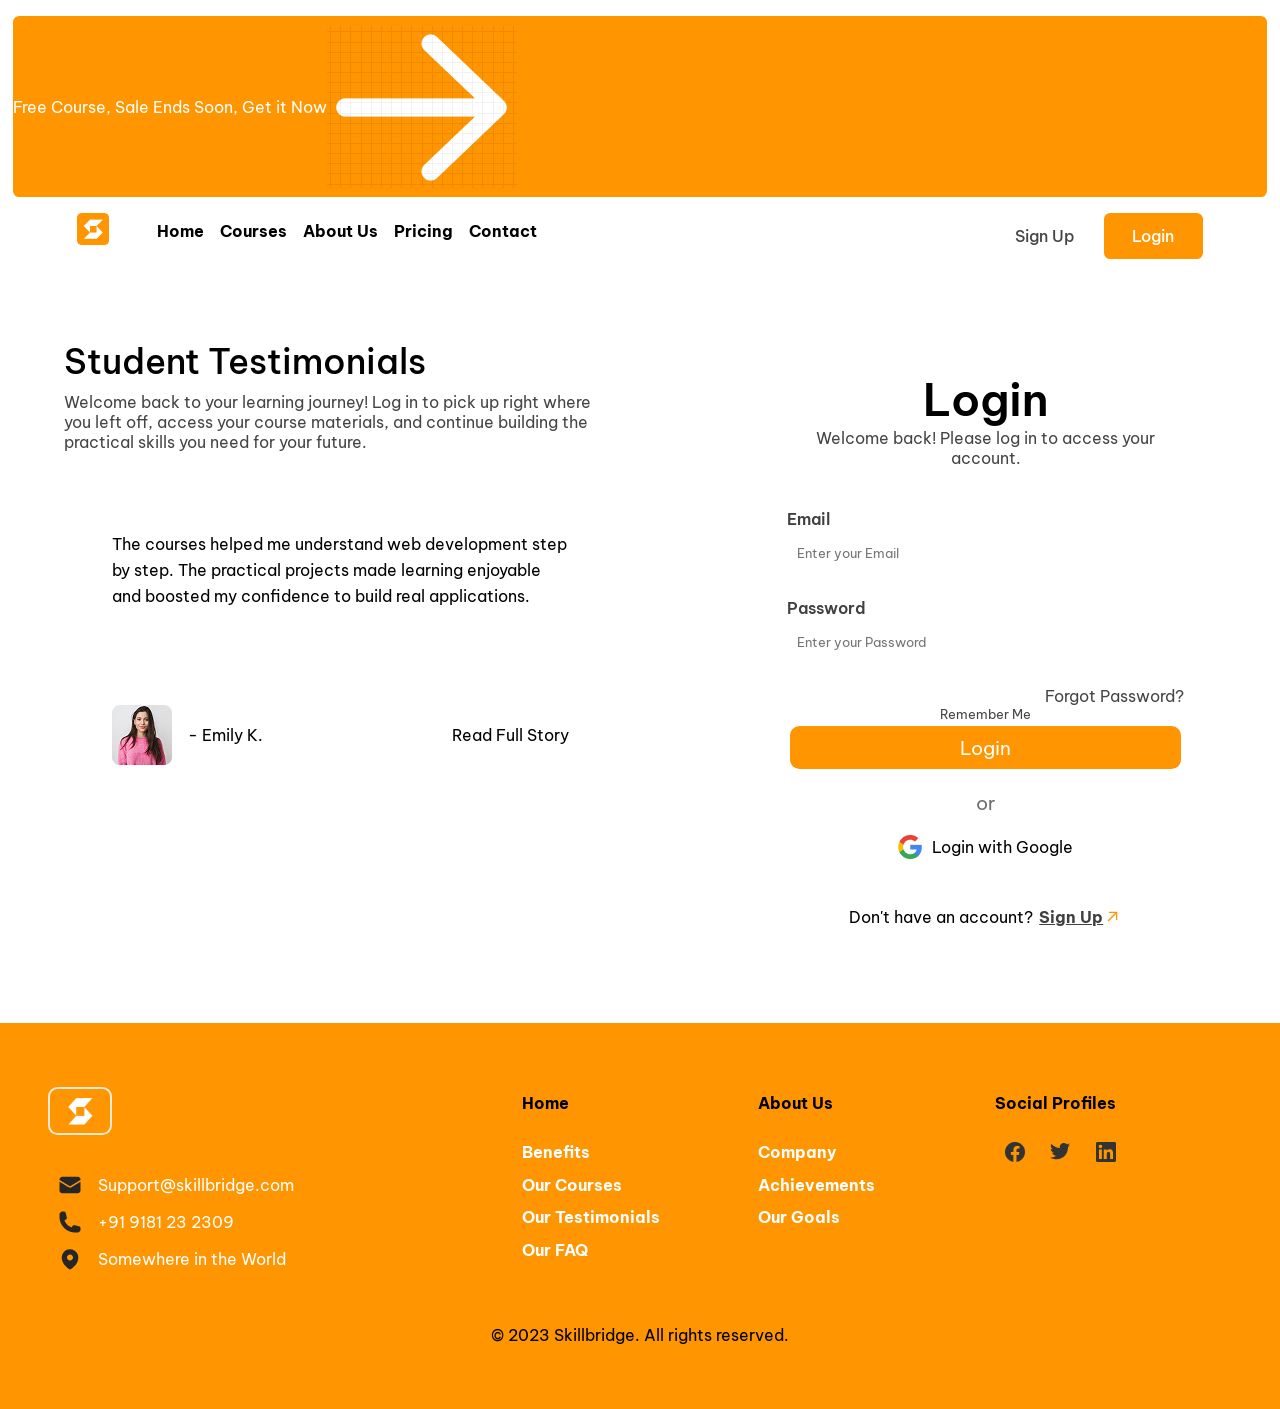
<file: html/login.html>
<!DOCTYPE html>
<html lang="en">
<head>
    <meta charset="UTF-8">
    <meta name="viewport" content="width=device-width, initial-scale=1.0">
    <title>Login</title>
    <link rel="icon" href="/assets/Logo.png" type="image/x-icon">
    <link rel="stylesheet" href="/style/login.css">
</head>
<body>
    <header>
        <div class="top-banner">
            <p>Free Course, Sale Ends Soon, Get it Now</p>
            <img src="/assets/arrow-image.png" alt="arrow-image">
        </div>
        <nav>
            <div class="container">
                <div class="logo">
                    <img src="/assets/Logo.png" alt="logo-image">
                </div>
                <div class="nev-items">
                    <ul>
                        <li><a href="/index.html">Home</a></li>
                        <li><a href="/html/courses.html">Courses</a></li>
                        <li><a href="/html/about.html">About Us</a></li>
                        <li><a href="/html/pricing.html">Pricing</a></li>
                        <li><a href="/html/contact.html">Contact</a></li>
                    </ul>
                </div>
            </div>
            <div class="buttons-container">
                <a id="btn1" href="/html/signup.html">Sign Up</a>
                <a id="btn2" href="/html/login.html">Login</a>
            </div>
        </nav>
    </header>

    <div class="hero">
        <div class="heroinfo">
            <div class="info">
                <h2>Student Testimonials</h2>
                <p>Welcome back to your learning journey! Log in to pick up right where you left off, access your course materials, and continue building the practical skills you need for your future.</p>
            </div>
            <div class="test">
                <div class="test-info">The courses helped me understand web development step by step. The practical projects made learning enjoyable and boosted my confidence to build real applications.</div>
                <div class="person-info">
                    <div class="person-img-name">
                        <img src="/assets/Image (6).png" alt="person-image">
                        <p>- Emily K.</p>
                    </div>
                    <div class="read-more">Read Full Story</div>
                </div>
            </div>
        </div>
        <div class="loginside">
            <div class="loginheading">
                <h2>Login</h2>
                <p>Welcome back! Please log in to access your account.</p>
            </div>
            <div class="loginform">
                <form action="">
                    <label for="email">Email</label>
                    <input type="email" id="email" placeholder="Enter your Email">
                    <label for="password">Password</label>
                    <input type="password" id="password" placeholder="Enter your Password">
                    <p id="forgotpassword">Forgot Password?</p>
                    <button id="rembtn" type="button">Remember Me</button>
                    <button id="loginbtn" type="submit">Login</button>
                    <p id="or">or</p>
                    <p id="googlelogin"><img src="/pageAssets/Icon (6).png" alt="icon">Login with Google</p>
                    <p id="signuplink">Don't have an account? <a href="/html/signup.html">Sign Up <img src="/assets/Icon.png" alt="icon"></a></p>
                    
                </form>
            </div>
        </div>
    </div>

    <footer>
        <div class="footer-content">
            <div class="footer-list">
                <img id="footer-logo" src="/assets/Logo.png" alt="logo-image">
                <ul>
                    <li><img src="/assets/Icon (1).png" alt="icon-image">Support@skillbridge.com</li>
                    <li><img src="/assets/Icon (2).png" alt="icon-image">+91 9181 23 2309</li>
                    <li><img src="/assets/Icon (3).png" alt="icon-image">Somewhere in the World</li>
                </ul>
            </div>
            <div class="footer-list">
                <ul>
                    <li class="footer-title"><p><a href="/index.html">Home</a></p></li>
                    <li><a href="#benefits-section">Benefits</a></li>
                    <li><a href="/html/courses.html">Our Courses</a></li>
                    <li><a href="#testimonials-section">Our Testimonials</a></li>
                    <li><a href="#faqs">Our FAQ</a></li>
                </ul>
            </div>
            <div class="footer-list">
                <ul>
                    <li class="footer-title"><p><a href="/html/about.html">About Us</a></p></li>
                    <li><a href="#hero-section">Company</a></li>
                    <li><a href="#achievements">Achievements</a></li>
                    <li><a href="#goals">Our Goals</a></li>
                </ul>
            </div>
            <div class="footer-list">
                <ul>
                    <li class="footer-title"><p>Social Profiles</p></li>
                    <li>
                        <img src="/assets/fb.png" alt="icons"><img src="/assets/x.png" alt="icons"><img src="/assets/linked-in.png" alt="icons">
                    </li>
                </ul>
            </div>
        </div>
        <div class="copyright">
            <p>© 2023 Skillbridge. All rights reserved.</p>
        </div>
    </footer>
</body>
</html>
</file>
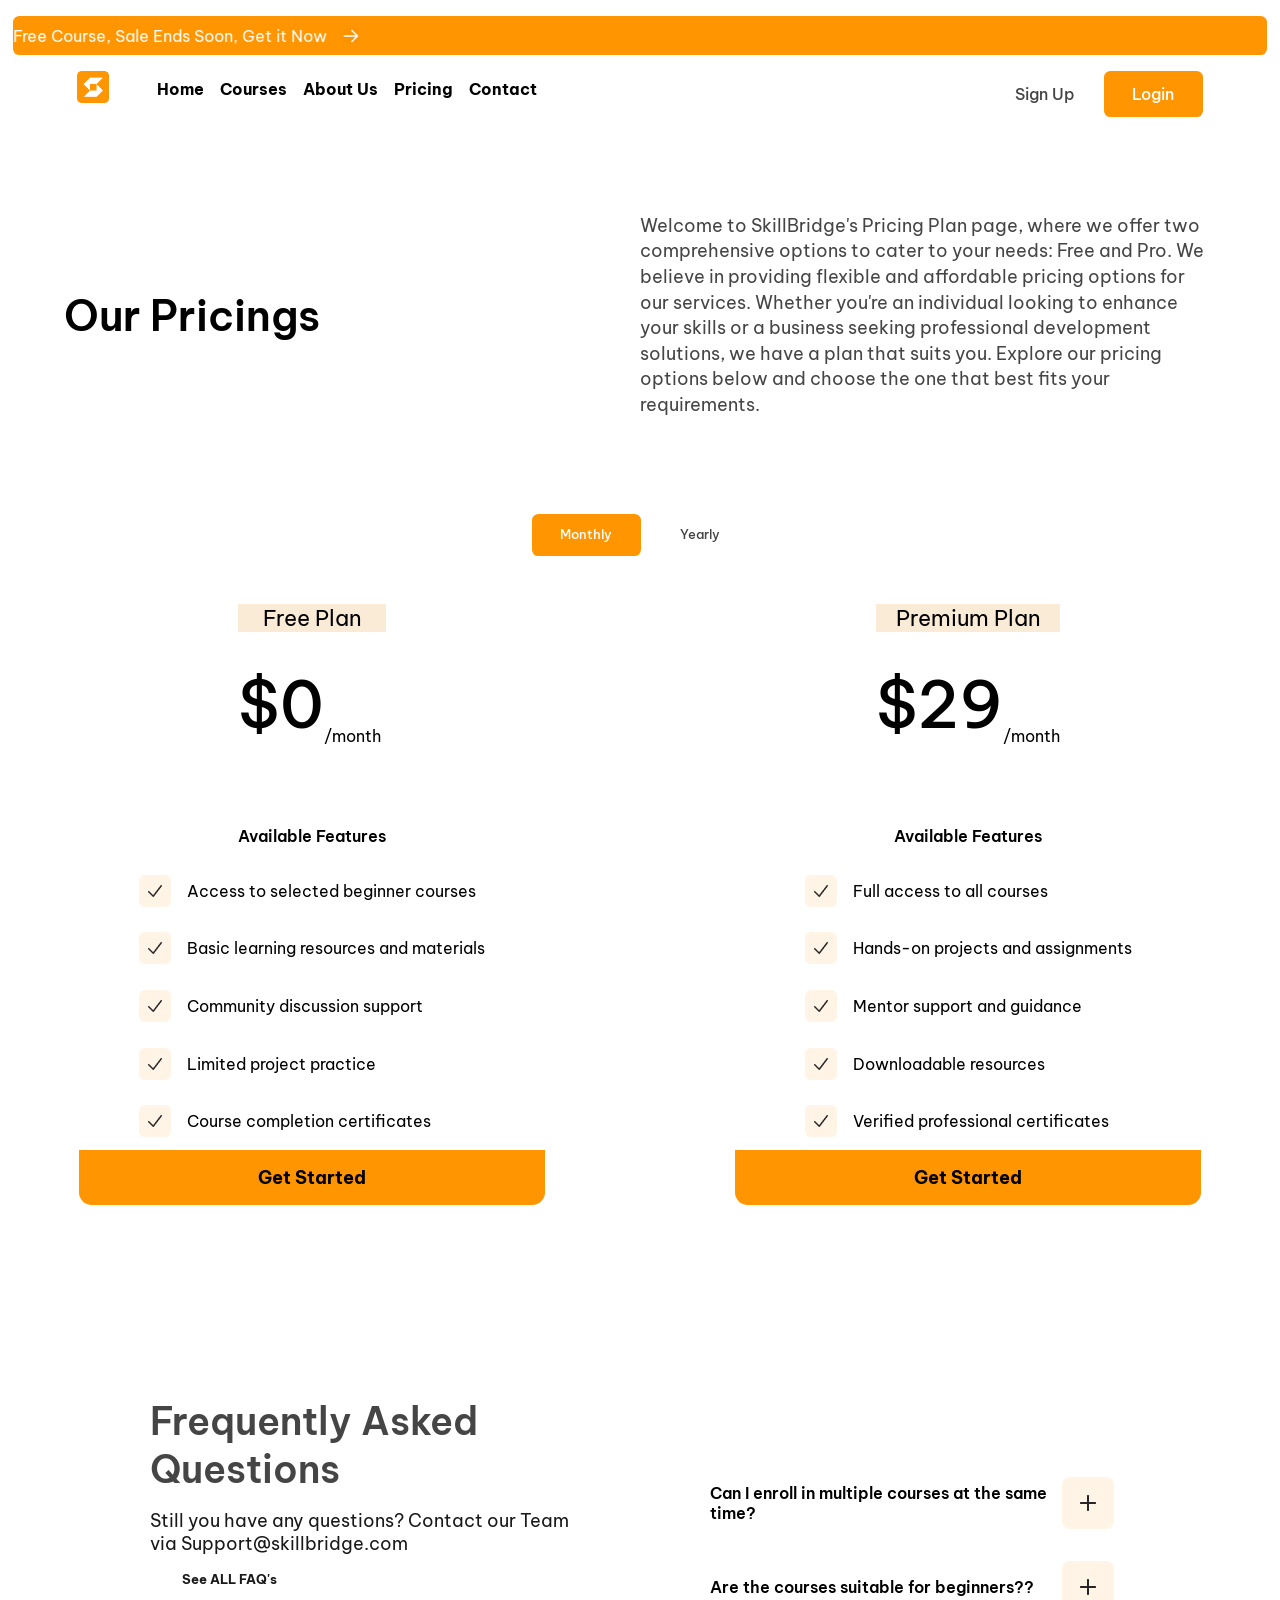
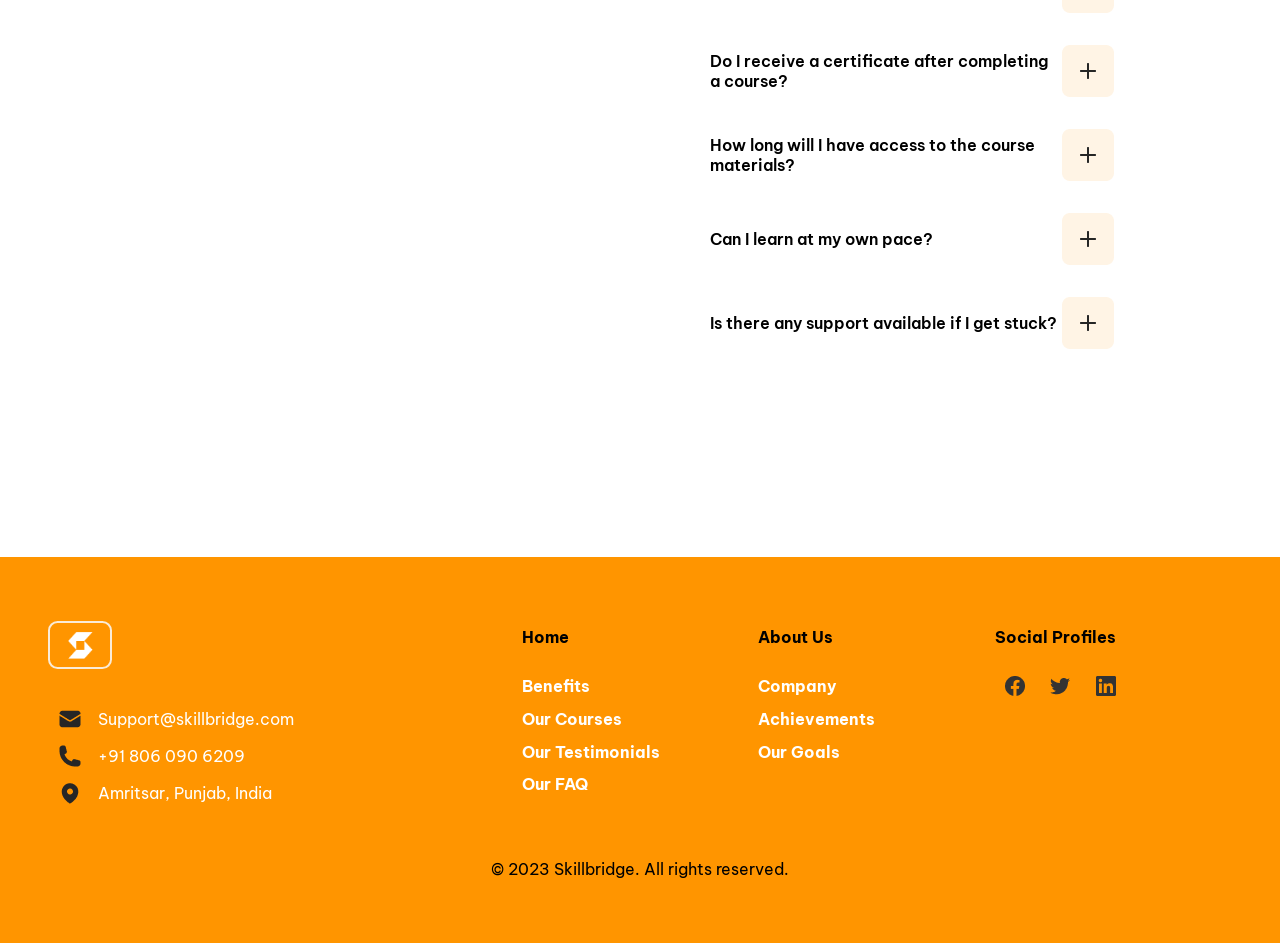
<file: html/pricing.html>
<!DOCTYPE html>
<html lang="en">
<head>
    <meta charset="UTF-8">
    <meta name="viewport" content="width=device-width, initial-scale=1.0">
    <title>Pricing</title>
    <link rel="icon" href="../assets/Logo.png" type="image/x-icon">
    <link rel="stylesheet" href="../style/pricing.css">
    <script src="../jquery-4.0.0.js"></script>
    <script src="../script/pricing.js" defer></script>
</head>
<body>
    <header>
        <div class="top-banner">
            <div class="ticker-content">
                <p>Free Course, Sale Ends Soon, Get it Now</p>
                <img src="../assets/arrow-image.png" alt="arrow-image">
            </div>
        </div>
        <nav>
            <div class="container">
                <div class="logo">
                    <img src="../assets/Logo.png" alt="logo-image">
                </div>
                <div class="nev-items">
                    <ul>
                        <li><a href="../index.php">Home</a></li>
                        <li><a href="courses.html">Courses</a></li>
                        <li><a href="about.html">About Us</a></li>
                        <li><a href="pricing.html">Pricing</a></li>
                        <li><a href="contact.php">Contact</a></li>
                    </ul>
                </div>
            </div>
            <div class="buttons-container">
                <a id="btn1" href="../html/signup.php">Sign Up</a>
                <a id="btn2" href="../html/login.php">Login</a>
            </div>
        </nav>
    </header>

    <div class="hero-section">
        <div class="hero-heading">
            Our Pricings
        </div>
        <div class="hero-info">
            <p>Welcome to SkillBridge's Pricing Plan page, where we offer two comprehensive options to cater to your needs: Free and Pro. We believe in providing flexible and affordable pricing options for our services. Whether you're an individual looking to enhance your skills or a business seeking professional development solutions, we have a plan that suits you. Explore our pricing options below and choose the one that best fits your requirements.</p>
        </div>
    </div>
    
    <div class="btn">
        <button type="button" id="btn3">Monthly</button>
        <button type="button" id="btn4">Yearly</button>
    </div>

    <div class="grid-4">
            <div class="prices">
                <div class="price-text">
                    <p>Free Plan</p>
                    <h2 id="freePlan">$0<sub>/month</sub></h2>
                    <h6>Available Features</h6>
                </div>
                <div class="price-features">
                    <div class="feature">
                        <img src="../assets/Icon Container (1).png" alt="tick icon">
                        <p>Access to selected beginner courses</p>
                    </div>
                    <div class="feature">
                        <img src="../assets/Icon Container (1).png" alt="tick icon">
                        <p>Basic learning resources and materials</p>
                    </div>
                    <div class="feature">
                        <img src="../assets/Icon Container (1).png" alt="tick icon">
                        <p>Community discussion support</p>
                    </div>
                    <div class="feature">
                        <img src="../assets/Icon Container (1).png" alt="tick icon">
                        <p>Limited project practice</p>
                    </div>
                    <div class="feature">
                        <img src="../assets/Icon Container (1).png" alt="tick icon">
                        <p>Course completion certificates</p>
                    </div>
                </div>
                <div class="price-btn">
                    <a href="../html/login.php">Get Started</a>
                </div>
            </div>
            <div class="prices">
                <div class="price-text">
                    <p>Premium Plan</p>
                    <h2 id="paidPlan">$29<sub>/month</sub></h2>
                    <h6>Available Features</h6>
                </div>
                <div class="price-features">
                    <div class="feature">
                        <img src="../assets/Icon Container (1).png" alt="tick icon">
                        <p>Full access to all courses</p>
                    </div>
                    <div class="feature">
                        <img src="../assets/Icon Container (1).png" alt="tick icon">
                        <p>Hands-on projects and assignments</p>
                    </div>
                    <div class="feature">
                        <img src="../assets/Icon Container (1).png" alt="tick icon">
                        <p>Mentor support and guidance</p>
                    </div>
                    <div class="feature">
                        <img src="../assets/Icon Container (1).png" alt="tick icon">
                        <p>Downloadable resources</p>
                    </div>
                    <div class="feature">
                        <img src="../assets/Icon Container (1).png" alt="tick icon">
                        <p>Verified professional certificates</p>
                    </div>
                </div>
                <div class="price-btn">
                    <a href="../html/login.php">Get Started</a>
                </div>
            </div>
        </div>
    </div>

    <div id="faqs">
        <div class="faq-info">
            <h2>Frequently Asked Questions</h2>
            <p>Still you have any questions? Contact our Team via Support@skillbridge.com</p>
            <h6>See ALL FAQ's</h6>
        </div>
        <div class="faq-content">
            <div class="faq-container">
                <div>Can I enroll in multiple courses at the same time?</div>
                <img src="../assets/Button.png" alt="button-image">
                <div class="faqans">
                    <div class="faqAnsArea">
                        <span class="faqCloseBtn">&times;</span>
                        <p>
                        Yes, you can enroll in multiple courses at the same time. SkillBridge allows learners to access and study several courses based on their interests and learning goals. Many students choose to combine related courses, such as HTML, CSS, and JavaScript, to build a strong foundation in web development. Since the platform is self-paced, you can manage your learning schedule according to your availability and progress comfortably.
                        </p>
                    </div>
                </div>
            </div>
            <div class="faq-container">
                <div>Are the courses suitable for beginners??</div>
                <img src="../assets/Button.png" alt="button-image">
                <div class="faqans">
                    <div class="faqAnsArea">
                        <span class="faqCloseBtn">&times;</span>
                        <p>
                        Absolutely. Many of our courses are designed specifically for beginners who are starting their learning journey. Each course begins with fundamental concepts and gradually progresses toward more advanced topics. Lessons include clear explanations, practical examples, and hands-on projects to help learners understand the material effectively even if they have no prior experience.
                        </p>
                    </div>
                </div>
            </div>
            <div class="faq-container">
                <div>Do I receive a certificate after completing a course?</div>
                <img src="../assets/Button.png" alt="button-image">
                <div class="faqans">
                    <div class="faqAnsArea">
                        <span class="faqCloseBtn">&times;</span>
                        <p>
                        Yes, learners receive a certificate of completion after successfully finishing a course. The certificate demonstrates your dedication and newly acquired skills, which can be shared on professional platforms or added to your resume and portfolio. It serves as recognition of the knowledge and practical experience you gained during the course.
                        </p>
                    </div>
                </div>
            </div>
            <div class="faq-container">
                <div>How long will I have access to the course materials?</div>
                <img src="../assets/Button.png" alt="button-image">
                <div class="faqans">
                    <div class="faqAnsArea">
                        <span class="faqCloseBtn">&times;</span>
                        <p>
                        Once you enroll in a course, you will have long-term access to the course materials. This allows you to revisit lessons, review concepts, and practice projects whenever you need. Continuous access ensures that learners can refresh their knowledge and stay confident in applying the skills they have learned.
                        </p>
                    </div>
                </div>
            </div>
            <div class="faq-container">
                <div>Can I learn at my own pace?</div>
                <img src="../assets/Button.png" alt="button-image">
                <div class="faqans">
                    <div class="faqAnsArea">
                        <span class="faqCloseBtn">&times;</span>
                        <p>
                        Yes, SkillBridge is designed as a flexible learning platform where you can learn at your own pace. You can pause, replay, or revisit lessons whenever necessary. This flexibility allows students, working professionals, and beginners to balance learning with their personal or professional responsibilities.
                        </p>
                    </div>
                </div>
            </div>
            <div class="faq-container">
                <div>Is there any support available if I get stuck?</div>
                <img src="../assets/Button.png" alt="button-image">
                <div class="faqans">
                    <div class="faqAnsArea">
                        <span class="faqCloseBtn">&times;</span>
                        <p>
                        Yes, support is available whenever you need help. Learners can reach out through our support channels to ask questions, clarify doubts, or get guidance regarding course material. Our goal is to ensure that every learner receives the assistance needed to successfully understand concepts and complete their learning journey.
                        </p>
                    </div>
                </div>
            </div>
        </div>
    </div>

    <footer>
        <div class="footer-content">
            <div class="footer-list">
                <img id="footer-logo" src="../assets/Logo.png" alt="logo-image">
                <ul>
                    <li><img src="../assets/Icon (1).png" alt="icon-image">Support@skillbridge.com</li>
                    <li><img src="../assets/Icon (2).png" alt="icon-image">+91 806 090 6209</li>
                    <li><img src="../assets/Icon (3).png" alt="icon-image">Amritsar, Punjab, India</li>
                </ul>
            </div>
            <div class="footer-list">
                <ul>
                    <li class="footer-title"><p><a href="../index.php">Home</a></p></li>
                    <li><a href="../index.php#benefits-section">Benefits</a></li>
                    <li><a href="courses.html">Our Courses</a></li>
                    <li><a href="../index.php#testimonials-section">Our Testimonials</a></li>
                    <li><a href="../index.php#faqs">Our FAQ</a></li>
                </ul>
            </div>
            <div class="footer-list">
                <ul>
                    <li class="footer-title"><p><a href="../html/about.html">About Us</a></p></li>
                    <li><a href="../html/about.html">Company</a></li>
                    <li><a href="../html/about.html#achievements">Achievements</a></li>
                    <li><a href="../html/about.html#goals">Our Goals</a></li>
                </ul>
            </div>
            <div class="footer-list">
                <ul>
                    <li class="footer-title"><p>Social Profiles</p></li>
                    <li>
                        <img src="../assets/fb.png" alt="icons"><img src="../assets/x.png" alt="icons"><img src="../assets/linked-in.png" alt="icons">
                    </li>
                </ul>
            </div>
        </div>
        <div class="copyright">
            <p>© 2023 Skillbridge. All rights reserved.</p>
        </div>
    </footer>
</body>
</html>
</file>
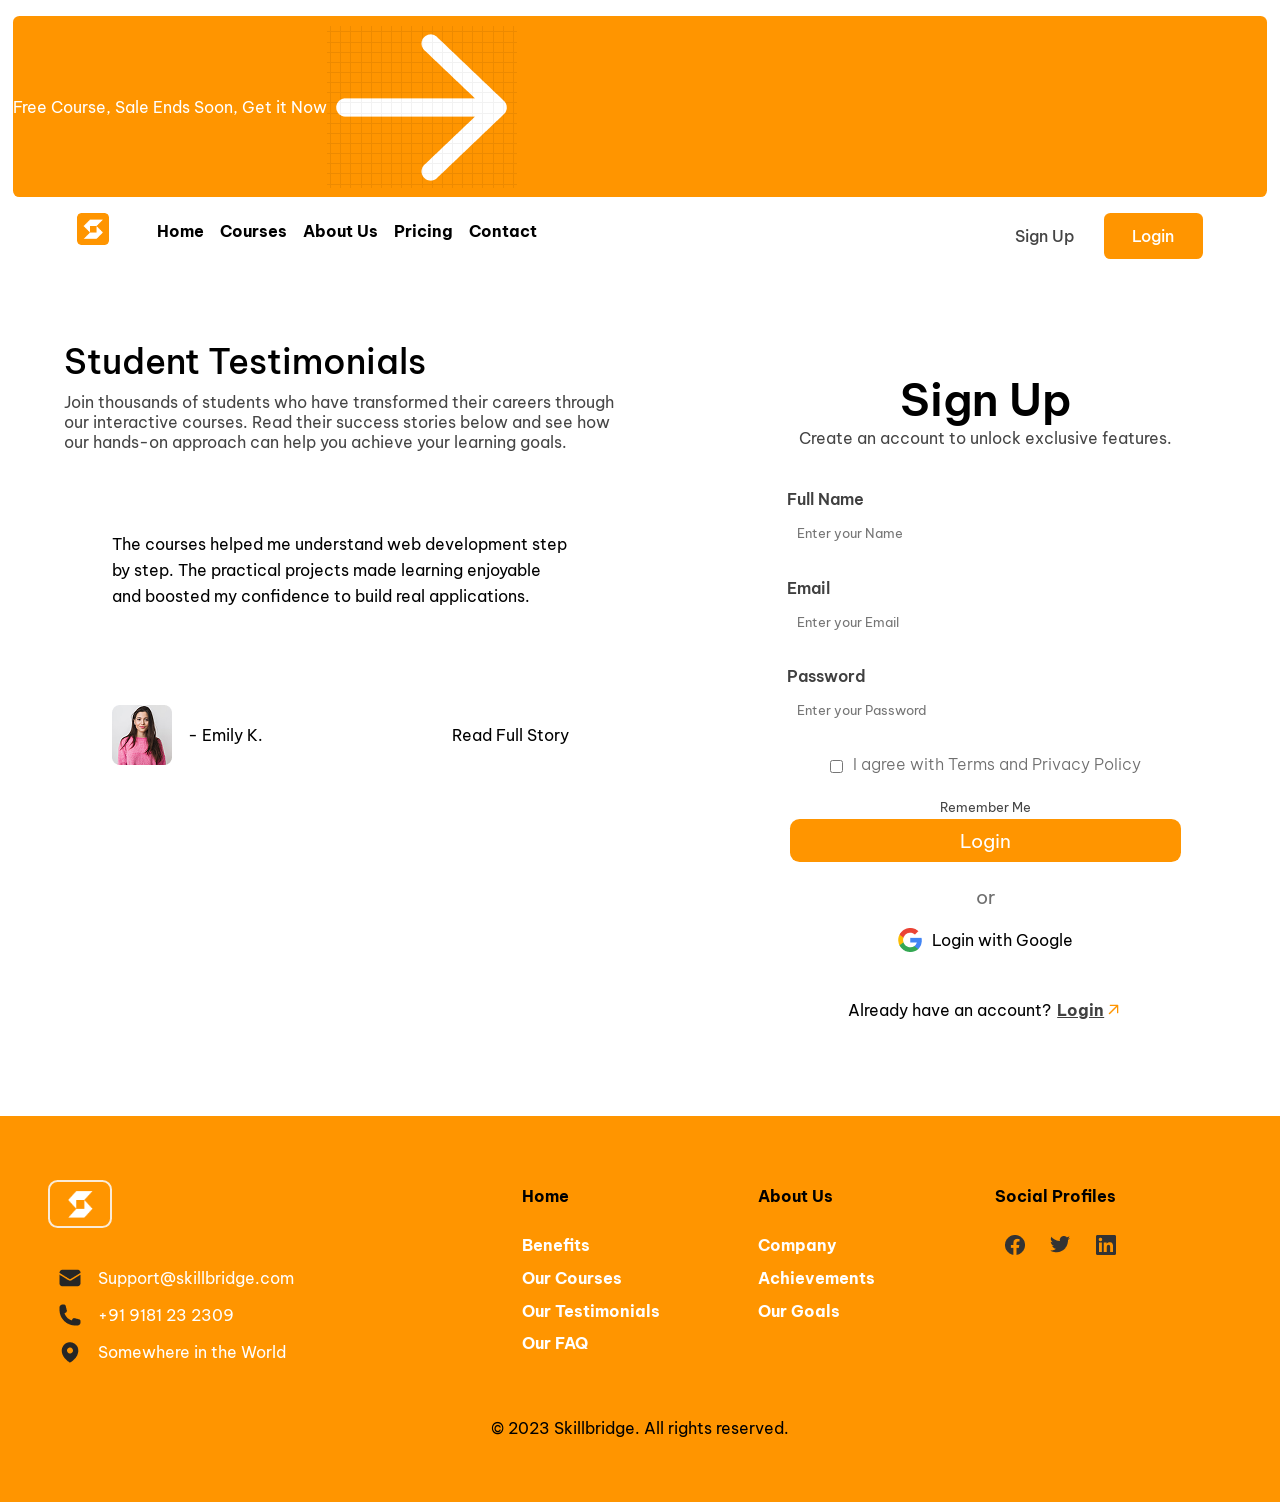
<file: html/signup.html>
<!DOCTYPE html>
<html lang="en">
<head>
    <meta charset="UTF-8">
    <meta name="viewport" content="width=device-width, initial-scale=1.0">
    <title>Sign Up</title>
    <link rel="icon" href="/assets/Logo.png" type="image/x-icon">
    <link rel="stylesheet" href="/style/signup.css">
</head>
<body>
    <header>
        <div class="top-banner">
            <p>Free Course, Sale Ends Soon, Get it Now</p>
            <img src="/assets/arrow-image.png" alt="arrow-image">
        </div>
        <nav>
            <div class="container">
                <div class="logo">
                    <img src="/assets/Logo.png" alt="logo-image">
                </div>
                <div class="nev-items">
                    <ul>
                        <li><a href="/index.html">Home</a></li>
                        <li><a href="/html/courses.html">Courses</a></li>
                        <li><a href="/html/about.html">About Us</a></li>
                        <li><a href="/html/pricing.html">Pricing</a></li>
                        <li><a href="/html/contact.html">Contact</a></li>
                    </ul>
                </div>
            </div>
            <div class="buttons-container">
                <a id="btn1" href="/html/signup.html">Sign Up</a>
                <a id="btn2" href="/html/login.html">Login</a>
            </div>
        </nav>
    </header>

    <div class="hero">
        <div class="heroinfo">
            <div class="info">
                <h2>Student Testimonials</h2>
                <p>Join thousands of students who have transformed their careers through our interactive courses. Read their success stories below and see how our hands-on approach can help you achieve your learning goals.</p>
            </div>
            <div class="test">
                <div class="test-info">The courses helped me understand web development step by step. The practical projects made learning enjoyable and boosted my confidence to build real applications.</div>
                <div class="person-info">
                    <div class="person-img-name">
                        <img src="/assets/Image (6).png" alt="person-image">
                        <p>- Emily K.</p>
                    </div>
                    <div class="read-more">Read Full Story</div>
                </div>
            </div>
        </div>
        <div class="loginside">
            <div class="loginheading">
                <h2>Sign Up</h2>
                <p>Create an account to unlock exclusive features.</p>
            </div>
            <div class="loginform">
                <form action="">
                    <label for="fname">Full Name</label>
                    <input type="text" id="email" placeholder="Enter your Name">
                    <label for="email">Email</label>
                    <input type="email" id="email" placeholder="Enter your Email">
                    <label for="password">Password</label>
                    <input type="password" id="password" placeholder="Enter your Password">
                    <div class="terms">
                        <input type="checkbox" id="tnc">
                        <label for="tnc">I agree with Terms and Privacy Policy</label>
                    </div>
                    <button id="rembtn" type="button">Remember Me</button>
                    <button id="loginbtn" type="submit">Login</button>
                    <p id="or">or</p>
                    <p id="googlelogin"><img src="/pageAssets/Icon (6).png" alt="icon">Login with Google</p>
                    <p id="signuplink">Already have an account? <a href="/html/login.html">Login <img src="/assets/Icon.png" alt="icon"></a></p>
                    
                </form>
            </div>
        </div>
    </div>

    <footer>
        <div class="footer-content">
            <div class="footer-list">
                <img id="footer-logo" src="/assets/Logo.png" alt="logo-image">
                <ul>
                    <li><img src="/assets/Icon (1).png" alt="icon-image">Support@skillbridge.com</li>
                    <li><img src="/assets/Icon (2).png" alt="icon-image">+91 9181 23 2309</li>
                    <li><img src="/assets/Icon (3).png" alt="icon-image">Somewhere in the World</li>
                </ul>
            </div>
            <div class="footer-list">
                <ul>
                    <li class="footer-title"><p><a href="/index.html">Home</a></p></li>
                    <li><a href="#benefits-section">Benefits</a></li>
                    <li><a href="/html/courses.html">Our Courses</a></li>
                    <li><a href="#testimonials-section">Our Testimonials</a></li>
                    <li><a href="#faqs">Our FAQ</a></li>
                </ul>
            </div>
            <div class="footer-list">
                <ul>
                    <li class="footer-title"><p><a href="/html/about.html">About Us</a></p></li>
                    <li><a href="#hero-section">Company</a></li>
                    <li><a href="#achievements">Achievements</a></li>
                    <li><a href="#goals">Our Goals</a></li>
                </ul>
            </div>
            <div class="footer-list">
                <ul>
                    <li class="footer-title"><p>Social Profiles</p></li>
                    <li>
                        <img src="/assets/fb.png" alt="icons"><img src="/assets/x.png" alt="icons"><img src="/assets/linked-in.png" alt="icons">
                    </li>
                </ul>
            </div>
        </div>
        <div class="copyright">
            <p>© 2023 Skillbridge. All rights reserved.</p>
        </div>
    </footer>
</body>
</html>
</file>
<file: style/about.css>
@import url('https://fonts.googleapis.com/css2?family=Be+Vietnam+Pro:ital,wght@0,100;0,200;0,300;0,400;0,500;0,600;0,700;0,800;0,900;1,100;1,200;1,300;1,400;1,500;1,600;1,700;1,800;1,900&family=Merriweather:ital,opsz,wght@0,18..144,300..900;1,18..144,300..900&family=Poppins:ital,wght@0,100;0,200;0,300;0,400;0,500;0,600;0,700;0,800;0,900;1,100;1,200;1,300;1,400;1,500;1,600;1,700;1,800;1,900&display=swap');

* {
    margin: 0;
    padding: 0;
    box-sizing: border-box;
    font-family: "Be Vietnam Pro", sans-serif;
    font-weight: 400;
    font-style: normal;
    border: none;
    text-decoration: none;
    list-style: none;
}

body {
    width: 100%;
    height: 100vh;
}

header {
    margin: 1rem auto auto;
    width: 98%;
}

.top-banner {
  background-color: #FF9500;
  color: #ffffff;
  padding: 0.6rem 0rem;
  border-radius: 0.4rem;
  width: 100%;
  position: relative;
  overflow: hidden; 
  display: flex;
  align-items: center;
}

.ticker-content {
  display: flex;
  align-items: center;
  width: max-content; 
  animation: slideRight 8s linear infinite; 
  will-change: transform; 
  transform: translateZ(0); 
  backface-visibility: hidden; 
}

.ticker-content p {
  margin: 0;
  white-space: nowrap; 
}

.ticker-content img {
  width: 1rem;
  margin-left: 1rem;
  height: auto;
}

@keyframes slideRight {
  0% {
    transform: translateX(-100%);
  }
  100% {
    transform: translateX(100vw);
  }
}

nav {
    display: flex;
    justify-content: space-between;
    width: 100%;
    padding: 1rem 0rem ;
    height: 64.3%;
}
.container {
    display: flex;
    width: 50%;
    height: 100%;
    justify-content: start;
    padding-left: 4rem;
    align-items: center;
}
.logo img{
    width: 2rem;
    height: auto;
    margin-right: 3rem;
}
.nev-items ul{
    display: flex;
    flex-direction: row;
    gap: 1rem;
}
.container a {
    color: #454545;
    transition: 0.2s;
}
.container a:hover{
    color:#FF9500;
    text-decoration: underline;
}

.buttons-container {
    display: flex;
    justify-content: end;
    padding-right: 4rem;
    width: 50%;
    height: 100%;
}
.buttons-container a {
    padding: 0.8rem 1.8rem;
    cursor: pointer;
}

#btn1 {
    background-color: #ffffff;
    border-radius: 0.4rem;
    font-weight: 500;
    color: #454545;
    cursor: pointer;
    transition: 0.2s;
}
#btn1:hover{
    font-weight: 600;
}
#btn2 {
    background-color: #FF9500;
    color: #ffffff;
    cursor: pointer;
    border-radius: 0.4rem;
    font-weight: 500;
    transition: 0.3s;
}
#btn2:hover{
    transform: scale(90%);
    font-weight: 600;
}

#hero-section {
    width: 90%;
    display: flex;
    align-items: center;
    margin: 5rem auto 6rem auto;
    justify-content: space-between;
}

.hero-heading {
    width: 40%;
    font-size: 2.6rem;
    font-weight: 600;
    color: #000000;
    transition: 0.4s;
}
.hero-heading:hover {
    color: #FF9500;
}

.hero-info {
    width: 50%;
    font-size: 1.1rem;
    line-height: 1.6rem;
    color: #454545;
}

#achievements {
    width: 90%;
    margin: 0 auto;
}

.achievement-heading {
    margin-bottom: 3rem;
}

.achievement-heading h3{
    font-size: 2rem;
    font-weight: 500;
}

.achievement-heading p {
    margin-top: 0.6rem;
    color: #454545;
}

.grid-1 {
    display: grid;
    grid-template-columns: repeat(2, 1fr);
    row-gap: 1rem;
    column-gap: 2rem;
    grid-template-rows: repeat(2, 1fr);
}
.grid-1 div {
    padding: 1rem 1rem 2rem 1rem;
    transition: 0.2s;
}
.grid-1 div:hover {
    background-color: #454545;
    h5 {
        color: #FF9500;
    }
    p {
        color: antiquewhite;
    }

}
.grid-1 div img {
    padding: 1rem;
}
.grid-1 div h5 {
    font-size: 1.3rem;
    margin-top: 2rem;
    font-weight: 600;
}
.grid-1 div p {
    color: #454545;
    margin-top: 0.4rem;
}

#goals {
    width: 90%;
    margin: 6rem auto 0rem auto;
}

.goals-heading {
    margin-bottom: 3rem;
}

.goals-heading h3{
    font-size: 2rem;
    font-weight: 500;
}

.goals-heading p {
    margin-top: 0.6rem;
    color: #454545;
}

.grid-2 {
    display: grid;
    grid-template-columns: repeat(2, 1fr);
    row-gap: 1rem;
    column-gap: 2rem;
    grid-template-rows: repeat(2, 1fr);
}
.grid-2 div {
    padding: 1rem 1rem 2rem 1rem;
    transition: 0.2s;
}
.grid-2 div:hover {
    background-color: #454545;
    h5 {
        color: #FF9500;
    }
    p {
        color: antiquewhite;
    }

}
.grid-2 div img {
    padding: 1rem;
}
.grid-2 div h5 {
    font-size: 1.3rem;
    margin-top: 2rem;
    font-weight: 600;
}
.grid-2 div p {
    color: #454545;
    margin-top: 0.4rem;
}

.aim {
    width: 90%;
    margin: 6rem auto;
    display: flex;
    padding: 2rem;
    justify-content: space-between;
}

.info h2 {
    font-size: 2.4rem;
    font-weight: 600;
    width: 70%;
}
#y-text {
    display: inline;
    font-size: 2.5rem;
    font-weight: 600;
    color: #FF9500;
}

.info p {
    color: #454545;
    margin-top: 0.6rem;
}
.btn a button{
    background-color: #FF9500;
    color: #ffffff;
    cursor: pointer;
    border-radius: 0.4rem;
    font-weight: 500;
    padding: 0.8rem 1.5rem;
    transition: 0.3s;
}
.btn a button:hover{
    transform: scale(90%);
    font-weight: 600;
}
.btn a:visited {
    color: inherit;
}

footer {
    margin: 0rem auto;
    padding: 4rem 3rem;
    width: 100%;
    background-color: #FF9500;
}

.footer-content {
    display: grid;
    grid-template-columns: 2fr 1fr 1fr 1fr;
}

.footer-list {
    display: flex;
    flex-direction: column;
}

.footer-list li {
    display: flex;
    padding: 0.4rem 0rem;
    color: #ffffff;
    align-items: center;
    cursor: pointer;
    column-gap: 0.4rem;
}
.footer-list li:hover {
    color: #000;
}
.footer-list li a:visited, a:link {
    text-decoration: none;
    color: inherit;
    cursor: pointer;
}

#footer-logo {
    margin-bottom: 2rem;
    width: 4rem;
    height: 3rem;
    border-radius: 0.6rem;
    border: 2px solid antiquewhite;
}

.footer-title {
    color: #000000;
    font-weight: 800;
    cursor: pointer;
    margin-bottom: 1rem;
}

.footer-title p , a{
    color: #000000;
    font-size: 1rem;
    cursor: pointer;
    font-weight: 700;
}

.footer-title a:visited, a:link {
    text-decoration: none;
    color: inherit;
    cursor: pointer;
}

.footer-list img {
    padding: 0rem 0.6rem;
    cursor: pointer;
}

.copyright {
    margin-top: 3rem;
    text-align: center;
}
</file>
<file: style/contact.css>
@import url('https://fonts.googleapis.com/css2?family=Be+Vietnam+Pro:ital,wght@0,100;0,200;0,300;0,400;0,500;0,600;0,700;0,800;0,900;1,100;1,200;1,300;1,400;1,500;1,600;1,700;1,800;1,900&family=Merriweather:ital,opsz,wght@0,18..144,300..900;1,18..144,300..900&family=Poppins:ital,wght@0,100;0,200;0,300;0,400;0,500;0,600;0,700;0,800;0,900;1,100;1,200;1,300;1,400;1,500;1,600;1,700;1,800;1,900&display=swap');

* {
    margin: 0;
    padding: 0;
    box-sizing: border-box;
    font-family: "Be Vietnam Pro", sans-serif;
    font-weight: 400;
    font-style: normal;
    border: none;
    text-decoration: none;
    list-style: none;
}

body {
    width: 100%;
    height: 100vh;
}

header {
    margin: 1rem auto auto;
    width: 98%;
}

.top-banner {
  background-color: #FF9500;
  color: #ffffff;
  padding: 0.6rem 0rem;
  border-radius: 0.4rem;
  width: 100%;
  position: relative;
  overflow: hidden; 
  display: flex;
  align-items: center;
}

.ticker-content {
  display: flex;
  align-items: center;
  width: max-content; 
  animation: slideRight 8s linear infinite; 
  will-change: transform; 
  transform: translateZ(0); 
  backface-visibility: hidden; 
}

.ticker-content p {
  margin: 0;
  white-space: nowrap; 
}

.ticker-content img {
  width: 1rem;
  margin-left: 1rem;
  height: auto;
}

@keyframes slideRight {
  0% {
    transform: translateX(-100%);
  }
  100% {
    transform: translateX(100vw);
  }
}

nav {
    display: flex;
    justify-content: space-between;
    width: 100%;
    padding: 1rem 0rem ;
    height: 64.3%;
}
.container {
    display: flex;
    width: 50%;
    height: 100%;
    justify-content: start;
    padding-left: 4rem;
    align-items: center;
}
.logo img{
    width: 2rem;
    height: auto;
    margin-right: 3rem;
}
.nev-items ul{
    display: flex;
    flex-direction: row;
    gap: 1rem;
}
.container a {
    color: #454545;
    transition: 0.2s;
}
.container a:hover{
    color:#FF9500;
    text-decoration: underline;
}

.buttons-container {
    display: flex;
    justify-content: end;
    padding-right: 4rem;
    width: 50%;
    height: 100%;
}
.buttons-container a {
    padding: 0.8rem 1.8rem;
    cursor: pointer;
}

#btn1 {
    background-color: #ffffff;
    border-radius: 0.4rem;
    font-weight: 500;
    color: #454545;
    cursor: pointer;
    transition: 0.2s;
}
#btn1:hover{
    font-weight: 600;
}
#btn2 {
    background-color: #FF9500;
    color: #ffffff;
    cursor: pointer;
    border-radius: 0.4rem;
    font-weight: 500;
    transition: 0.3s;
}
#btn2:hover{
    transform: scale(90%);
    font-weight: 600;
}

.hero-section {
    width: 90%;
    display: flex;
    align-items: center;
    margin: 5rem auto 6rem auto;
    justify-content: space-between;
}

.hero-heading {
    width: 40%;
    font-size: 2.6rem;
    font-weight: 600;
    color: #000000;
    transition: 0.4s;
}
.hero-heading:hover {
    color: #FF9500;
}

.hero-info {
    width: 50%;
    font-size: 1.1rem;
    line-height: 1.6rem;
    color: #454545;
}

.contact-area {
    width: 90%;
    margin: 0 auto;
    display: grid;
    grid-template-columns: 2fr 1fr;
}

.left-area {
    padding: 2rem;
    display: flex;
    flex-direction: column;
    transition: 0.3s;
    border-radius: 1rem;
    row-gap: 3rem;
    margin-bottom: 2rem;
}
.left-area:hover {
    box-shadow: 1px 1px 18px 1px rgb(153, 153, 153);
}

.info form{
    display: grid;
    grid-template-columns: repeat(2, 1fr);
    grid-template-rows: repeat(2, 1fr);
    row-gap: 1.6rem;
}

.info input {
    margin: 0.4rem 0 0 0;
    width: 16rem;
    padding: 0.6rem 2rem 0.6rem 0.6rem;
    transition: 0.4s;
}
.info input:focus {
    outline: none;
    box-shadow: 1px 1px 4px #000000;
    border-radius: 8px;
}

.message textarea{
    margin: 0.4rem 0 0 0;
    width: 22rem;
    transition: 0.4s;
    padding: 0.6rem 2rem 0.6rem 0.6rem;
}
.message textarea:focus {
    outline: none;
    box-shadow: 1px 1px 4px #000000;
    border-radius: 8px;
}

.btn {
    display: flex;
    justify-content: center;
}

.btn button {
    background-color: #FF9500;
    color: #ffffff;
    cursor: pointer;
    border-radius: 0.4rem;
    padding: 0.8rem 1rem;
    cursor: pointer;
    font-weight: 500;
    transition: 0.3s;
}
.btn button:hover{
    transform: scale(90%);
    font-weight: 600;
}

.right-area {
    padding: 2rem;
}

.right-area div {
    width: 100%;
    height: 10rem;
    align-items: center;
    display: flex;
    flex-direction: column;
}
.right-area div img {
    width: 1.4rem;
    margin: 1rem;
}

.right-area .social-icon div{
    display: flex;
    flex-direction: row; 
    justify-content: center;
    align-items: center;
    gap: 1.5rem;
    height: auto; 
}

.right-area .social-icon div div{
    width: auto;
    height: auto;
}
.right-area .social-icon span {
    display: block;
}

footer {
    margin: 0rem auto;
    padding: 4rem 3rem;
    width: 100%;
    background-color: #FF9500;
}

.footer-content {
    display: grid;
    grid-template-columns: 2fr 1fr 1fr 1fr;
}

.footer-list {
    display: flex;
    flex-direction: column;
}

.footer-list li {
    display: flex;
    padding: 0.4rem 0rem;
    color: #ffffff;
    align-items: center;
    cursor: pointer;
    column-gap: 0.4rem;
}
.footer-list li:hover {
    color: #000;
}
.footer-list li a:visited, a:link {
    text-decoration: none;
    color: inherit;
    cursor: pointer;
}

#footer-logo {
    margin-bottom: 2rem;
    width: 4rem;
    height: 3rem;
    border-radius: 0.6rem;
    border: 2px solid antiquewhite;
}

.footer-title {
    color: #000000;
    font-weight: 800;
    cursor: pointer;
    margin-bottom: 1rem;
}

.footer-title p , a{
    color: #000000;
    font-size: 1rem;
    cursor: pointer;
    font-weight: 700;
}

.footer-title a:visited, a:link {
    text-decoration: none;
    color: inherit;
    cursor: pointer;
}

.footer-list img {
    padding: 0rem 0.6rem;
    cursor: pointer;
}

.copyright {
    margin-top: 3rem;
    text-align: center;
}
</file>
<file: style/course-1.css>
@import url('https://fonts.googleapis.com/css2?family=Be+Vietnam+Pro:ital,wght@0,100;0,200;0,300;0,400;0,500;0,600;0,700;0,800;0,900;1,100;1,200;1,300;1,400;1,500;1,600;1,700;1,800;1,900&family=Merriweather:ital,opsz,wght@0,18..144,300..900;1,18..144,300..900&family=Poppins:ital,wght@0,100;0,200;0,300;0,400;0,500;0,600;0,700;0,800;0,900;1,100;1,200;1,300;1,400;1,500;1,600;1,700;1,800;1,900&display=swap');

* {
    margin: 0;
    padding: 0;
    box-sizing: border-box;
    font-family: "Be Vietnam Pro", sans-serif;
    font-weight: 400;
    font-style: normal;
    border: none;
    text-decoration: none;
    list-style: none;
}

body {
    width: 100%;
    height: 100vh;
}

header {
    margin: 1rem auto auto;
    width: 98%;
}

.top-banner {
  background-color: #FF9500;
  color: #ffffff;
  padding: 0.6rem 0rem;
  border-radius: 0.4rem;
  width: 100%;
  position: relative;
  overflow: hidden; 
  display: flex;
  align-items: center;
}

.ticker-content {
  display: flex;
  align-items: center;
  width: max-content; 
  animation: slideRight 8s linear infinite; 
  will-change: transform; 
  transform: translateZ(0); 
  backface-visibility: hidden; 
}

.ticker-content p {
  margin: 0;
  white-space: nowrap; 
}

.ticker-content img {
  width: 1rem;
  margin-left: 1rem;
  height: auto;
}

@keyframes slideRight {
  0% {
    transform: translateX(-100%);
  }
  100% {
    transform: translateX(100vw);
  }
}

nav {
    display: flex;
    justify-content: space-between;
    width: 100%;
    padding: 1rem 0rem ;
    height: 64.3%;
}
.container {
    display: flex;
    width: 50%;
    height: 100%;
    justify-content: start;
    padding-left: 4rem;
    align-items: center;
}
.logo img{
    width: 2rem;
    height: auto;
    margin-right: 3rem;
}
.nev-items ul{
    display: flex;
    flex-direction: row;
    gap: 1rem;
}
.container a {
    color: #454545;
    transition: 0.2s;
}
.container a:hover{
    color:#FF9500;
    text-decoration: underline;
}

.buttons-container {
    display: flex;
    justify-content: end;
    padding-right: 4rem;
    width: 50%;
    height: 100%;
}
.buttons-container a {
    padding: 0.8rem 1.8rem;
    cursor: pointer;
}

#btn1 {
    background-color: #ffffff;
    border-radius: 0.4rem;
    font-weight: 500;
    color: #454545;
    cursor: pointer;
    transition: 0.2s;
}
#btn1:hover{
    font-weight: 600;
}
#btn2 {
    background-color: #FF9500;
    color: #ffffff;
    cursor: pointer;
    border-radius: 0.4rem;
    font-weight: 500;
    transition: 0.3s;
}
#btn2:hover{
    transform: scale(90%);
    font-weight: 600;
}

.hero-section {
    width: 90%;
    display: flex;
    align-items: center;
    margin: 5rem auto 6rem auto;
    justify-content: space-between;
}

.hero-heading {
    width: 40%;
    font-size: 2.6rem;
    font-weight: 600;
    color: #000000;
    transition: 0.4s;
}
.hero-heading:hover {
    color: #FF9500;
}

.hero-info {
    width: 50%;
    font-size: 1.1rem;
    line-height: 1.6rem;
    color: #454545;
}

.video {
    background-color: #FF9500;
}

video {
    width: 70%;
    display: block;
    margin: 0rem auto 6rem auto;
}

.timeline {
    width: 90%;
    margin: 0rem auto;
    display: grid;
    grid-template-columns: repeat(2, 1fr);
    column-gap: 2rem;
    row-gap: 3rem;
    grid-template-rows: repeat(3, 1fr);
}

.stage {
    display: flex;
    flex-direction: column;
    padding: 2rem;
    transition: 0.2s;
}
.stage:hover {
    background-color: #454545;
    .stage-heading {
        color: #FF9500;
    }
    .stage-title {
        color: #FF9500;
    }
    .modules{
        color: rgb(255, 255, 255);
    }
    .modules p{
        color: antiquewhite;
    }
}

.stage-heading {
    font-size: 3rem;
    font-weight: 700;
    text-align: end;
}

.stage-title {
    font-size: 1.1rem;
    font-weight: 800;
    margin: 1rem 0rem 3rem 0rem;
    color: #454545;
}

.modules {
    display: flex;
    flex-direction: column;
}

.module-no {
    padding: 1rem;
    border-radius: 1rem;
    transition: 0.1s;
}
.module-no:hover {
    background-color: #FF9500;
    color: #000000;
}

.module-title {
    display: flex;
    justify-content: space-between;
}
.module-title p {
    color: black;
    font-weight: 500;
}
.module-title h6 {
    display: flex;
    column-gap: 0.4rem;
    align-items: center;
}

.lesson-no {
    margin-top: 0.6rem;
    font-size: 0.8rem;
}
footer {
    margin: 0rem auto;
    padding: 4rem 3rem;
    width: 100%;
    background-color: #FF9500;
}

.footer-content {
    display: grid;
    grid-template-columns: 2fr 1fr 1fr 1fr;
}

.footer-list {
    display: flex;
    flex-direction: column;
}

.footer-list li {
    display: flex;
    padding: 0.4rem 0rem;
    color: #ffffff;
    align-items: center;
    cursor: pointer;
    column-gap: 0.4rem;
}
.footer-list li:hover {
    color: #000;
}
.footer-list li a:visited, a:link {
    text-decoration: none;
    color: inherit;
    cursor: pointer;
}

#footer-logo {
    margin-bottom: 2rem;
    width: 4rem;
    height: 3rem;
    border-radius: 0.6rem;
    border: 2px solid antiquewhite;
}

.footer-title {
    color: #000000;
    font-weight: 800;
    cursor: pointer;
    margin-bottom: 1rem;
}

.footer-title p , a{
    color: #000000;
    font-size: 1rem;
    cursor: pointer;
    font-weight: 700;
}

.footer-title a:visited, a:link {
    text-decoration: none;
    color: inherit;
    cursor: pointer;
}

.footer-list img {
    padding: 0rem 0.6rem;
    cursor: pointer;
}

.copyright {
    margin-top: 3rem;
    text-align: center;
}
</file>
<file: style/courses.css>
@import url('https://fonts.googleapis.com/css2?family=Be+Vietnam+Pro:ital,wght@0,100;0,200;0,300;0,400;0,500;0,600;0,700;0,800;0,900;1,100;1,200;1,300;1,400;1,500;1,600;1,700;1,800;1,900&family=Merriweather:ital,opsz,wght@0,18..144,300..900;1,18..144,300..900&family=Poppins:ital,wght@0,100;0,200;0,300;0,400;0,500;0,600;0,700;0,800;0,900;1,100;1,200;1,300;1,400;1,500;1,600;1,700;1,800;1,900&display=swap');

* {
    margin: 0;
    padding: 0;
    box-sizing: border-box;
    font-family: "Be Vietnam Pro", sans-serif;
    font-weight: 400;
    font-style: normal;
    border: none;
    text-decoration: none;
    list-style: none;
}

body {
    width: 100%;
    height: 100vh;
}

header {
    margin: 1rem auto auto;
    width: 98%;
}

.top-banner {
  background-color: #FF9500;
  color: #ffffff;
  padding: 0.6rem 0rem;
  border-radius: 0.4rem;
  width: 100%;
  position: relative;
  overflow: hidden; 
  display: flex;
  align-items: center;
}

.ticker-content {
  display: flex;
  align-items: center;
  width: max-content; 
  animation: slideRight 8s linear infinite; 
  will-change: transform; 
  transform: translateZ(0); 
  backface-visibility: hidden; 
}

.ticker-content p {
  margin: 0;
  white-space: nowrap; 
}

.ticker-content img {
  width: 1rem;
  margin-left: 1rem;
  height: auto;
}

@keyframes slideRight {
  0% {
    transform: translateX(-100%);
  }
  100% {
    transform: translateX(100vw);
  }
}

nav {
    display: flex;
    justify-content: space-between;
    width: 100%;
    padding: 1rem 0rem ;
    height: 64.3%;
}
.container {
    display: flex;
    width: 50%;
    height: 100%;
    justify-content: start;
    padding-left: 4rem;
    align-items: center;
}
.logo img{
    width: 2rem;
    height: auto;
    margin-right: 3rem;
}
.nev-items ul{
    display: flex;
    flex-direction: row;
    gap: 1rem;
}
.container a {
    color: #454545;
    transition: 0.2s;
}
.container a:hover{
    color:#FF9500;
    text-decoration: underline;
}

.buttons-container {
    display: flex;
    justify-content: end;
    padding-right: 4rem;
    width: 50%;
    height: 100%;
}
.buttons-container a {
    padding: 0.8rem 1.8rem;
    cursor: pointer;
}

#btn1 {
    background-color: #ffffff;
    border-radius: 0.4rem;
    font-weight: 500;
    color: #454545;
    cursor: pointer;
    transition: 0.2s;
}
#btn1:hover{
    font-weight: 600;
}
#btn2 {
    background-color: #FF9500;
    color: #ffffff;
    cursor: pointer;
    border-radius: 0.4rem;
    font-weight: 500;
    transition: 0.3s;
}
#btn2:hover{
    transform: scale(90%);
    font-weight: 600;
}

.hero-section {
    width: 90%;
    display: flex;
    align-items: center;
    margin: 5rem auto 10rem auto;
    justify-content: space-between;
}

.hero-heading {
    width: 40%;
    font-size: 2.6rem;
    font-weight: 600;
}

.hero-info {
    width: 50%;
    font-size: 1.1rem;
    line-height: 1.6rem;
    color: #454545;
}

.courses {
    width: 90%;
    margin: 4rem auto;
    display: flex;
}

.course-info {
    display: flex;
    flex-direction: column;
}

.course-heading {
    display: flex;
    justify-content: space-between;
}

.course-text {
    width: 60%;
}
.course-text h4 {
    font-size: 1.8rem;
    font-weight: 600;
}
.course-text p {
    color: #454545;
    margin-top: 0.8rem;
}

.course-btn button{
    cursor: pointer;
    font-weight: 600;
    background-color: #ffffff;
    transition: 0.3s;
}
.course-btn button:hover {
    color: #FF9500;
    font-weight: 800;
    border: 2px solid #FF9500;
    border-radius: 0.4rem;
    padding: 0.4rem 0.6rem;
}

.course-images {
    margin-top: 2rem;
    display: grid;
    grid-template-columns: repeat(3, 1fr);
    grid-template-rows: repeat(1, 1fr);
}
.course-images img {
    margin: 0rem auto;
    width: 94%;
    transition: 0.2s;
}
.course-images img:hover {
    transform: scale(104%);
}

.course-meta-data {
    width: 96%;
    margin: 0rem auto;
    display: flex;
    margin-top: 1rem;
    justify-content: space-between;
}
.course-timeline {
    color: #454545;
    display: flex;
    column-gap: 1rem;
}
.author {
    font-size: 1rem;
    font-weight: 500;
}

.course-curriculum {
    width: 94%;
    margin: 3rem auto;
    display: flex;
    flex-direction: column;
}
.curriculum-title {
    font-size: 1.1rem;
    font-weight: 600;
}

.timeline {
    display: grid;
    grid-template-rows: repeat(1, 1fr);
    column-gap: 1rem;
    grid-template-columns: repeat(5, 1fr);
}

.stage {
    display: flex;
    flex-direction: column;
    width: 100%;
    align-items: start;
    margin: 1.8rem auto;
}

.stage h3 {
    font-size: 2.6rem;
    font-weight: 700;
} 
.stage p {
    margin-top: 0.4rem;
    color: #454545;
}

footer {
    margin: 0rem auto;
    padding: 4rem 3rem;
    width: 100%;
    background-color: #FF9500;
}

.footer-content {
    display: grid;
    grid-template-columns: 2fr 1fr 1fr 1fr;
}

.footer-list {
    display: flex;
    flex-direction: column;
}

.footer-list li {
    display: flex;
    padding: 0.4rem 0rem;
    color: #ffffff;
    align-items: center;
    cursor: pointer;
    column-gap: 0.4rem;
}
.footer-list li:hover {
    color: #000;
}
.footer-list li a:visited, a:link {
    text-decoration: none;
    color: inherit;
    cursor: pointer;
}

#footer-logo {
    margin-bottom: 2rem;
    width: 4rem;
    height: 3rem;
    border-radius: 0.6rem;
    border: 2px solid antiquewhite;
}

.footer-title {
    color: #000000;
    font-weight: 800;
    cursor: pointer;
    margin-bottom: 1rem;
}

.footer-title p , a{
    color: #000000;
    font-size: 1rem;
    cursor: pointer;
    font-weight: 700;
}

.footer-title a:visited, a:link {
    text-decoration: none;
    color: inherit;
    cursor: pointer;
}

.footer-list img {
    padding: 0rem 0.6rem;
    cursor: pointer;
}

.copyright {
    margin-top: 3rem;
    text-align: center;
}

@media screen and (max-width: 800px) {
    .hero-section {
        flex-direction: column;
    }
    .hero-heading {
        width: 90%;
        font-size: 2.4rem;
    }
    .hero-info {
        width: 90%;
        margin-top: 2rem;
    }
    .nev-items ul{
        display: flex;
        flex-direction: row;
        gap: 0.2rem;
    }
}
</file>
<file: style/login.css>
@import url('https://fonts.googleapis.com/css2?family=Be+Vietnam+Pro:ital,wght@0,100;0,200;0,300;0,400;0,500;0,600;0,700;0,800;0,900;1,100;1,200;1,300;1,400;1,500;1,600;1,700;1,800;1,900&family=Merriweather:ital,opsz,wght@0,18..144,300..900;1,18..144,300..900&family=Poppins:ital,wght@0,100;0,200;0,300;0,400;0,500;0,600;0,700;0,800;0,900;1,100;1,200;1,300;1,400;1,500;1,600;1,700;1,800;1,900&display=swap');

* {
    margin: 0;
    padding: 0;
    box-sizing: border-box;
    font-family: "Be Vietnam Pro", sans-serif;
    font-weight: 400;
    font-style: normal;
    border: none;
    text-decoration: none;
    list-style: none;
}

body {
    width: 100%;
    height: 100vh;
}

header {
    margin: 1rem auto auto;
    width: 98%;
}

.top-banner {
  background-color: #FF9500;
  color: #ffffff;
  padding: 0.6rem 0rem;
  border-radius: 0.4rem;
  width: 100%;
  position: relative;
  overflow: hidden; 
  display: flex;
  align-items: center;
}

.ticker-content {
  display: flex;
  align-items: center;
  width: max-content; 
  animation: slideRight 8s linear infinite; 
  will-change: transform; 
  transform: translateZ(0); 
  backface-visibility: hidden; 
}

.ticker-content p {
  margin: 0;
  white-space: nowrap; 
}

.ticker-content img {
  width: 1rem;
  margin-left: 1rem;
  height: auto;
}

@keyframes slideRight {
  0% {
    transform: translateX(-100%);
  }
  100% {
    transform: translateX(100vw);
  }
}

nav {
    display: flex;
    justify-content: space-between;
    width: 100%;
    padding: 1rem 0rem ;
    height: 64.3%;
}
.container {
    display: flex;
    width: 50%;
    height: 100%;
    justify-content: start;
    padding-left: 4rem;
    align-items: center;
}
.logo img{
    width: 2rem;
    height: auto;
    margin-right: 3rem;
}
.nev-items ul{
    display: flex;
    flex-direction: row;
    gap: 1rem;
}
.container a {
    color: #454545;
    transition: 0.2s;
}
.container a:hover{
    color:#FF9500;
    text-decoration: underline;
}

.buttons-container {
    display: flex;
    justify-content: end;
    padding-right: 4rem;
    width: 50%;
    height: 100%;
}
.buttons-container a {
    padding: 0.8rem 1.8rem;
    cursor: pointer;
}

#btn1 {
    background-color: #ffffff;
    border-radius: 0.4rem;
    font-weight: 500;
    color: #454545;
    cursor: pointer;
    transition: 0.2s;
}
#btn1:hover{
    font-weight: 600;
}
#btn2 {
    background-color: #FF9500;
    color: #ffffff;
    cursor: pointer;
    border-radius: 0.4rem;
    font-weight: 500;
    transition: 0.3s;
}
#btn2:hover{
    transform: scale(90%);
    font-weight: 600;
}

.hero {
    width: 90%;
    display: flex;
    margin: 4rem auto;
}

.heroinfo {
    width: 60%;
    display: flex;
    flex-direction: column;
    justify-content: center;
    height: 100%; 
}
.info h2 {
    font-size: 2.2rem;
    font-weight: 500;
} 
.info p {
    width: 80%;
    margin-top: 0.6rem;
    color: #454545;
}

.test {
    width: 80%;
    margin-top: 3rem;
    display: flex;
    flex-direction: column;
    padding: 2rem 1rem;
    transition: 0.3s;
}
.test:hover {
    background-color: #404040;
    color: #FF9500;
    transform: scale(102%);
    .person-info {
        color: antiquewhite;
    }
}

.test-info {
    font-size: 1rem;
    margin: 0rem 2rem;
    line-height: 1.6rem;
}

.person-info {
    display: flex;
    justify-content: space-between;
    align-items: center;
    margin: 6rem 2rem 0rem 2rem;
}

.person-img-name {
    display: flex;
    column-gap: 1rem;
    align-items: center;
}


.loginside {
    width: 40%;
    height: 100%;
    padding: 2rem;
    transition: 0.2s;
}
.loginside:hover {
    box-shadow: 2px 2px 30px 10px rgb(165, 165, 165);
    border-radius: 0.6rem;
}

.loginheading {
    text-align: center;
}
.loginheading h2 {
    font-size: 2.8rem;
    font-weight: 600;
}
.loginheading p {
    color: #454545;
}

.loginform form {
    margin-top: 2.6rem;
    display: flex;
    flex-direction: column;
}

form label {
    font-weight: 600;
    color: #404040;
}

form input {
    margin: 0.4rem 0 1.6rem 0;
    padding: 0.6rem 2.4rem 0.6rem 0.6rem;
}
form input:focus {
    outline: none;
}
#forgotpassword {
    text-align: end;
    color: #454545;
    cursor: pointer;
    transition: 3s;
}
#forgotpassword:hover {
    color: #6f6f6f;
    text-decoration: underline;
}

#rembtn {
    color: #454545;
    cursor: pointer;
    background-color: #ffffff;
}
#rembtn:hover {
    text-decoration: underline;
}

#loginbtn {
    background-color: #FF9500;
    font-size: 1.2rem;
    color: #ffffff;
    padding: 0.6rem;
    border-radius: 0.6rem;
    margin: 0.2rem;
}

.loginform form p {
    align-items: center;
}

#or {
    text-align: center;
    margin: 1.2rem 0rem 1.2rem 0rem;
    font-size: 1.2rem;
    color: #6f6f6f;
}

#googlelogin {
    display: flex;
    justify-content: center;
    cursor: pointer;
    align-items: center;
    column-gap: 0.6rem;
}

#googlelogin:hover {
    color: blue;
}

#signuplink {
    display: flex;
    column-gap: 0.4rem;
    padding: 3rem 0 0 0;
    align-items: center;
    justify-content: center;
}

#signuplink img {
    width: 1.2rem;
}

#signuplink a {
    color: #404040;
    display: flex;
    align-items: center;
    text-decoration: underline;
    font-size: 1rem;
}

#signuplink a:hover {
    color: blue;
}

footer {
    margin: 0rem auto;
    padding: 4rem 3rem;
    width: 100%;
    background-color: #FF9500;
}

.footer-content {
    display: grid;
    grid-template-columns: 2fr 1fr 1fr 1fr;
}

.footer-list {
    display: flex;
    flex-direction: column;
}

.footer-list li {
    display: flex;
    padding: 0.4rem 0rem;
    color: #ffffff;
    align-items: center;
    cursor: pointer;
    column-gap: 0.4rem;
}
.footer-list li:hover {
    color: #000;
}
.footer-list li a:visited, a:link {
    text-decoration: none;
    color: inherit;
    cursor: pointer;
}

#footer-logo {
    margin-bottom: 2rem;
    width: 4rem;
    height: 3rem;
    border-radius: 0.6rem;
    border: 2px solid antiquewhite;
}

.footer-title {
    color: #000000;
    font-weight: 800;
    cursor: pointer;
    margin-bottom: 1rem;
}

.footer-title p , a{
    color: #000000;
    font-size: 1rem;
    cursor: pointer;
    font-weight: 700;
}

.footer-title a:visited, a:link {
    text-decoration: none;
    color: inherit;
    cursor: pointer;
}

.footer-list img {
    padding: 0rem 0.6rem;
    cursor: pointer;
}

.copyright {
    margin-top: 3rem;
    text-align: center;
}
</file>
<file: style/pricing.css>
@import url('https://fonts.googleapis.com/css2?family=Be+Vietnam+Pro:ital,wght@0,100;0,200;0,300;0,400;0,500;0,600;0,700;0,800;0,900;1,100;1,200;1,300;1,400;1,500;1,600;1,700;1,800;1,900&family=Merriweather:ital,opsz,wght@0,18..144,300..900;1,18..144,300..900&family=Poppins:ital,wght@0,100;0,200;0,300;0,400;0,500;0,600;0,700;0,800;0,900;1,100;1,200;1,300;1,400;1,500;1,600;1,700;1,800;1,900&display=swap');
 
* {
    margin: 0;
    padding: 0;
    box-sizing: border-box;
    font-family: "Be Vietnam Pro", sans-serif;
    font-weight: 400;
    font-style: normal;
    border: none;
    text-decoration: none;
    list-style: none;
}

body {
    width: 100%;
    height: 100vh;
}

header {
    margin: 1rem auto auto;
    width: 98%;
}

.top-banner {
  background-color: #FF9500;
  color: #ffffff;
  padding: 0.6rem 0rem;
  border-radius: 0.4rem;
  width: 100%;
  position: relative;
  overflow: hidden; 
  display: flex;
  align-items: center;
}

.ticker-content {
  display: flex;
  align-items: center;
  width: max-content; 
  animation: slideRight 8s linear infinite; 
  will-change: transform; 
  transform: translateZ(0); 
  backface-visibility: hidden; 
}

.ticker-content p {
  margin: 0;
  white-space: nowrap; 
}

.ticker-content img {
  width: 1rem;
  margin-left: 1rem;
  height: auto;
}

@keyframes slideRight {
  0% {
    transform: translateX(-100%);
  }
  100% {
    transform: translateX(100vw);
  }
}

nav {
    display: flex;
    justify-content: space-between;
    width: 100%;
    padding: 1rem 0rem ;
    height: 64.3%;
}
.container {
    display: flex;
    width: 50%;
    height: 100%;
    justify-content: start;
    padding-left: 4rem;
    align-items: center;
}
.logo img{
    width: 2rem;
    height: auto;
    margin-right: 3rem;
}
.nev-items ul{
    display: flex;
    flex-direction: row;
    gap: 1rem;
}
.container a {
    color: #454545;
    transition: 0.2s;
}
.container a:hover{
    color:#FF9500;
    text-decoration: underline;
}

.buttons-container {
    display: flex;
    justify-content: end;
    padding-right: 4rem;
    width: 50%;
    height: 100%;
}
.buttons-container a {
    padding: 0.8rem 1.8rem;
    cursor: pointer;
}

#btn1 {
    background-color: #ffffff;
    border-radius: 0.4rem;
    font-weight: 500;
    color: #454545;
    cursor: pointer;
    transition: 0.2s;
}
#btn1:hover{
    font-weight: 600;
}
#btn2 {
    background-color: #FF9500;
    color: #ffffff;
    cursor: pointer;
    border-radius: 0.4rem;
    font-weight: 500;
    transition: 0.3s;
}
#btn2:hover{
    transform: scale(90%);
    font-weight: 600;
}

.hero-section {
    width: 90%;
    display: flex;
    align-items: center;
    margin: 5rem auto 6rem auto;
    justify-content: space-between;
}

.hero-heading {
    width: 40%;
    font-size: 2.6rem;
    font-weight: 600;
    color: #000000;
    transition: 0.4s;
}
.hero-heading:hover {
    color: #FF9500;
}

.hero-info {
    width: 50%;
    font-size: 1.1rem;
    line-height: 1.6rem;
    color: #454545;
}

.pricing-section {
    width: 90%;
    height: auto;
    margin: 5rem auto;
}

.pricing-container {
    margin-bottom: 4rem;
}

.price-heading {
    font-size: 2.4rem;
    font-weight: 600;
    color: #454545;
    align-items: center;
    margin-bottom: 1rem;
}

.price-info {
    width: 90%;
    color: #191919;
    font-size: 1.1rem;
    display: flex;
    justify-content: space-between;
}   

.price-info p {
    width: 80%;
}

.price-buttons {
    width: auto;
    text-align: end;
}

.price-buttons button{
    padding: 0.8rem 1.8rem;
    cursor: pointer;
    border-radius: 0.4rem;
}

#p-btn-2 {
    background-color: #FF9500;
}

#p-btn-1:hover {
    background-color: #FF9500;
}

.grid-4 {
    display: grid;
    grid-template-columns: repeat(2, 1fr);
    column-gap: 2rem;
}

.prices {
    display: flex;
    flex-direction: column;
    padding: 1rem;
    align-items: center;
}

.price-text p {
    background-color: antiquewhite;
    text-align: center;
    font-size: 1.4rem;
}

.price-text h2 {
    margin: 2rem 0rem 5rem 0rem;
    font-size: 4rem;
    font-weight: 500;
}
.price-text sub {
    font-size: 1rem;
}

.price-text h6 {
    text-align: center;
    margin-bottom: 1rem;
    font-size: 1rem;
    font-weight: 600;
}

.feature {
    display: flex;
    padding: 0.8rem 2rem;
    align-items: center;
    column-gap: 1rem;
    transition: 0.2s;
}
.feature:hover {
    transform: scale(110%);
}

.price-btn {
    margin-top: 1rem;
}

.price-btn a {
    margin: 1rem auto;
    padding: 1rem 14vw;
    font-size: 1.1rem;
    border-bottom-left-radius: 0.8rem;
    border-bottom-right-radius: 0.8rem;
    color: antiquewhite;
    background-color: #FF9500;
    transition: 0.2s;
}
.price-btn a:hover {
    background-color: #454545;
}

.btn {
    width: 90%;
    display: flex;
    justify-content: center;
    column-gap: 0.6rem;
    margin: 2rem auto;
}

.btn button {
    padding: 0.8rem 1.8rem;
    cursor: pointer;
}
#btn3 {
    background-color: #FF9500;    
    border-radius: 0.4rem;
    font-weight: 500;
    color:#ffffff;
    cursor: pointer;
    transition: 0.2s;
}
#btn3:hover{
    font-weight: 600;
}
#btn4 {
    background-color: #ffffff;
    color:#454545;
    cursor: pointer;
    border-radius: 0.4rem;
    font-weight: 500;
    transition: 0.3s;
}
#btn4:hover{
    transform: scale(90%);
    font-weight: 600;
}

#faqs {
    display: flex;
    width: 90%;
    justify-content: center;
    margin: 10rem auto;
    padding: 2rem;
}

.faq-info {
    width: 50%;
}
.faq-info h2 {
    font-size: 2.4rem;
    font-weight: 600;
    color: #454545;
    align-items: center;
    width: 80%;
    margin-bottom: 1rem;
}

.faq-info p {
    width: 80%;
    color: #191919;
    font-size: 1.1rem;
    display: flex;
    justify-content: space-between;
}

.faq-info h6 {
    width: 80%;
    color: #191919;
    font-size: 0.8rem;
    margin: 1rem 2rem 0rem 2rem;
    display: flex;
    font-weight: 700;
    justify-content: space-between;
}

.faq-content {
    width: 40%;
    margin-top: 4rem;
    padding: 2rem auto;
}
.faq-content p {
    width: 80%;
    color: #191919;
    font-size: 1.1rem;
    display: flex;
    justify-content: space-between;
}

.faq-container {
    align-items: center;
    display: flex;
    justify-content: space-between;
    padding: 1rem;
}

.faq-container div {
    font-weight: 600;
}

.faq-container img {
    cursor: pointer;
}

.faqans{
    position: fixed;
    top:0;
    left:0;
    width:100%;
    height:100%;
    background: rgba(0,0,0,0);
    display:flex;
    justify-content:center;
    align-items:center;
    opacity:0;
    visibility:hidden;
    transition:0.3s ease;
}

.faqans.show{
    opacity:1;
    visibility:visible;
}

.faqAnsArea{
    background:#4a4a4a;
    padding: 2rem;
    border-radius:8px;
    width:60%;
    height: 34%;
    box-shadow: 2px 2px 2cap rgb(0, 0, 0);
    transform:scale(0.8);
    transition:0.3s ease;
    
}
.faqAnsArea p {
    color: antiquewhite;
}

.faqans.show .faqAnsArea{
    transform:scale(1);
}
.faqCloseBtn {
    cursor: pointer;
    color: #FF9500;
    font-size: 2rem;
}

footer {
    margin: 0rem auto;
    padding: 4rem 3rem;
    width: 100%;
    background-color: #FF9500;
}

.footer-content {
    display: grid;
    grid-template-columns: 2fr 1fr 1fr 1fr;
}

.footer-list {
    display: flex;
    flex-direction: column;
}

.footer-list li {
    display: flex;
    padding: 0.4rem 0rem;
    color: #ffffff;
    align-items: center;
    cursor: pointer;
    column-gap: 0.4rem;
}
.footer-list li:hover {
    color: #000;
}
.footer-list li a:visited, a:link {
    text-decoration: none;
    color: inherit;
    cursor: pointer;
}

#footer-logo {
    margin-bottom: 2rem;
    width: 4rem;
    height: 3rem;
    border-radius: 0.6rem;
    border: 2px solid antiquewhite;
}

.footer-title {
    color: #000000;
    font-weight: 800;
    cursor: pointer;
    margin-bottom: 1rem;
}

.footer-title p , a{
    color: #000000;
    font-size: 1rem;
    cursor: pointer;
    font-weight: 700;
}

.footer-title a:visited, a:link {
    text-decoration: none;
    color: inherit;
    cursor: pointer;
}

.footer-list img {
    padding: 0rem 0.6rem;
    cursor: pointer;
}

.copyright {
    margin-top: 3rem;
    text-align: center;
}
</file>
<file: style/signup.css>
@import url('https://fonts.googleapis.com/css2?family=Be+Vietnam+Pro:ital,wght@0,100;0,200;0,300;0,400;0,500;0,600;0,700;0,800;0,900;1,100;1,200;1,300;1,400;1,500;1,600;1,700;1,800;1,900&family=Merriweather:ital,opsz,wght@0,18..144,300..900;1,18..144,300..900&family=Poppins:ital,wght@0,100;0,200;0,300;0,400;0,500;0,600;0,700;0,800;0,900;1,100;1,200;1,300;1,400;1,500;1,600;1,700;1,800;1,900&display=swap');

* {
    margin: 0;
    padding: 0;
    box-sizing: border-box;
    font-family: "Be Vietnam Pro", sans-serif;
    font-weight: 400;
    font-style: normal;
    border: none;
    text-decoration: none;
    list-style: none;
}

body {
    width: 100%;
    height: 100vh;
}

header {
    margin: 1rem auto auto;
    width: 98%;
}

.top-banner {
  background-color: #FF9500;
  color: #ffffff;
  padding: 0.6rem 0rem;
  border-radius: 0.4rem;
  width: 100%;
  position: relative;
  overflow: hidden; 
  display: flex;
  align-items: center;
}

.ticker-content {
  display: flex;
  align-items: center;
  width: max-content; 
  animation: slideRight 8s linear infinite; 
  will-change: transform; 
  transform: translateZ(0); 
  backface-visibility: hidden; 
}

.ticker-content p {
  margin: 0;
  white-space: nowrap; 
}

.ticker-content img {
  width: 1rem;
  margin-left: 1rem;
  height: auto;
}

@keyframes slideRight {
  0% {
    transform: translateX(-100%);
  }
  100% {
    transform: translateX(100vw);
  }
}

nav {
    display: flex;
    justify-content: space-between;
    width: 100%;
    padding: 1rem 0rem ;
    height: 64.3%;
}
.container {
    display: flex;
    width: 50%;
    height: 100%;
    justify-content: start;
    padding-left: 4rem;
    align-items: center;
}
.logo img{
    width: 2rem;
    height: auto;
    margin-right: 3rem;
}
.nev-items ul{
    display: flex;
    flex-direction: row;
    gap: 1rem;
}
.container a {
    color: #454545;
    transition: 0.2s;
}
.container a:hover{
    color:#FF9500;
    text-decoration: underline;
}

.buttons-container {
    display: flex;
    justify-content: end;
    padding-right: 4rem;
    width: 50%;
    height: 100%;
}
.buttons-container a {
    padding: 0.8rem 1.8rem;
    cursor: pointer;
}

#btn1 {
    background-color: #ffffff;
    border-radius: 0.4rem;
    font-weight: 500;
    color: #454545;
    cursor: pointer;
    transition: 0.2s;
}
#btn1:hover{
    font-weight: 600;
}
#btn2 {
    background-color: #FF9500;
    color: #ffffff;
    cursor: pointer;
    border-radius: 0.4rem;
    font-weight: 500;
    transition: 0.3s;
}
#btn2:hover{
    transform: scale(90%);
    font-weight: 600;
}

.hero {
    width: 90%;
    display: flex;
    margin: 4rem auto;
}

.heroinfo {
    width: 60%;
    display: flex;
    flex-direction: column;
    justify-content: center;
    height: 100%; 
}
.info h2 {
    font-size: 2.2rem;
    font-weight: 500;
} 
.info p {
    width: 80%;
    margin-top: 0.6rem;
    color: #454545;
}

.test {
    width: 80%;
    margin-top: 3rem;
    display: flex;
    flex-direction: column;
    padding: 2rem 1rem;
    transition: 0.3s;
}
.test:hover {
    background-color: #404040;
    color: #FF9500;
    transform: scale(102%);
    .person-info {
        color: antiquewhite;
    }
}

.test-info {
    font-size: 1rem;
    margin: 0rem 2rem;
    line-height: 1.6rem;
}

.person-info {
    display: flex;
    justify-content: space-between;
    align-items: center;
    margin: 6rem 2rem 0rem 2rem;
}

.person-img-name {
    display: flex;
    column-gap: 1rem;
    align-items: center;
}


.loginside {
    width: 40%;
    height: 100%;
    padding: 2rem;
    transition: 0.2s;
}
.loginside:hover {
    box-shadow: 2px 2px 30px 10px rgb(165, 165, 165);
    border-radius: 0.6rem;
}

.loginheading {
    text-align: center;
}
.loginheading h2 {
    font-size: 2.8rem;
    font-weight: 600;
}
.loginheading p {
    color: #454545;
}

.loginform form {
    margin-top: 2.6rem;
    display: flex;
    flex-direction: column;
}

form label {
    font-weight: 600;
    color: #404040;
}

form input {
    margin: 0.4rem 0 1.6rem 0;
    padding: 0.6rem 2.4rem 0.6rem 0.6rem;
}
form input:focus {
    outline: none;
}
#forgotpassword {
    text-align: end;
    color: #454545;
    cursor: pointer;
}
#forgotpassword:hover {
    color: #6f6f6f;
    text-decoration: underline;
}

#rembtn {
    color: #454545;
    cursor: pointer;
    background-color: #ffffff;
}
#rembtn:hover {
    text-decoration: underline;
}

#loginbtn {
    background-color: #FF9500;
    font-size: 1.2rem;
    color: #ffffff;
    padding: 0.6rem;
    border-radius: 0.6rem;
    margin: 0.2rem;
}

.loginform form p {
    align-items: center;
}

#or {
    text-align: center;
    margin: 1.2rem 0rem 1.2rem 0rem;
    font-size: 1.2rem;
    color: #6f6f6f;
}

.terms {
    display: flex;
    justify-content: center;
    column-gap: 0.6rem; 
}
.terms label {
    color: #6f6f6f;
    font-weight: 300;
}

#googlelogin {
    display: flex;
    justify-content: center;
    cursor: pointer;
    align-items: center;
    column-gap: 0.6rem;
}

#googlelogin:hover {
    color: blue;
}

#signuplink {
    display: flex;
    column-gap: 0.4rem;
    padding: 3rem 0 0 0;
    align-items: center;
    justify-content: center;
}

#signuplink img {
    width: 1.2rem;
}

#signuplink a {
    color: #404040;
    display: flex;
    align-items: center;
    font-size: 1rem;
    text-decoration: underline;
}

#signuplink a:hover {
    color: blue;
}

footer {
    margin: 0rem auto;
    padding: 4rem 3rem;
    width: 100%;
    background-color: #FF9500;
}

.footer-content {
    display: grid;
    grid-template-columns: 2fr 1fr 1fr 1fr;
}

.footer-list {
    display: flex;
    flex-direction: column;
}

.footer-list li {
    display: flex;
    padding: 0.4rem 0rem;
    color: #ffffff;
    align-items: center;
    cursor: pointer;
    column-gap: 0.4rem;
}
.footer-list li:hover {
    color: #000;
}
.footer-list li a:visited, a:link {
    text-decoration: none;
    color: inherit;
    cursor: pointer;
}

#footer-logo {
    margin-bottom: 2rem;
    width: 4rem;
    height: 3rem;
    border-radius: 0.6rem;
    border: 2px solid antiquewhite;
}

.footer-title {
    color: #000000;
    font-weight: 800;
    cursor: pointer;
    margin-bottom: 1rem;
}

.footer-title p , a{
    color: #000000;
    font-size: 1rem;
    cursor: pointer;
    font-weight: 700;
}

.footer-title a:visited, a:link {
    text-decoration: none;
    color: inherit;
    cursor: pointer;
}

.footer-list img {
    padding: 0rem 0.6rem;
    cursor: pointer;
}

.copyright {
    margin-top: 3rem;
    text-align: center;
}
</file>
